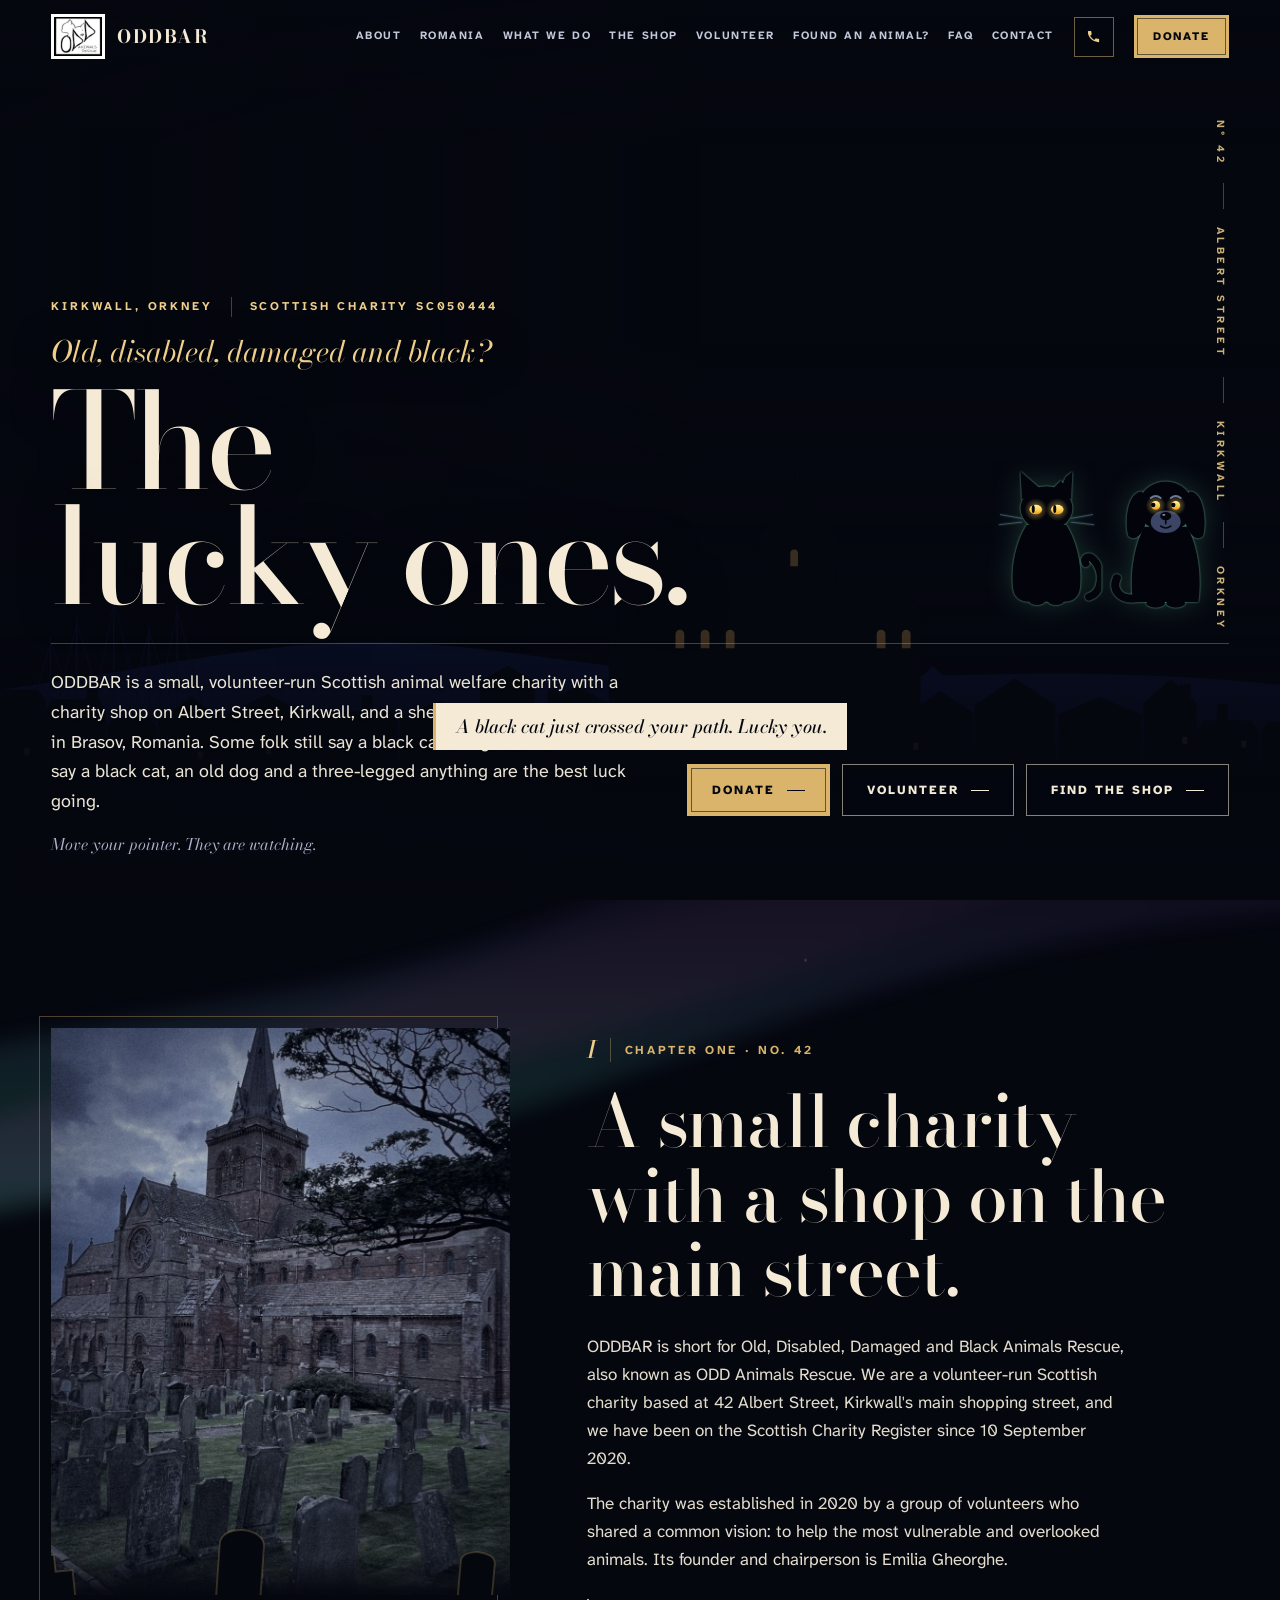
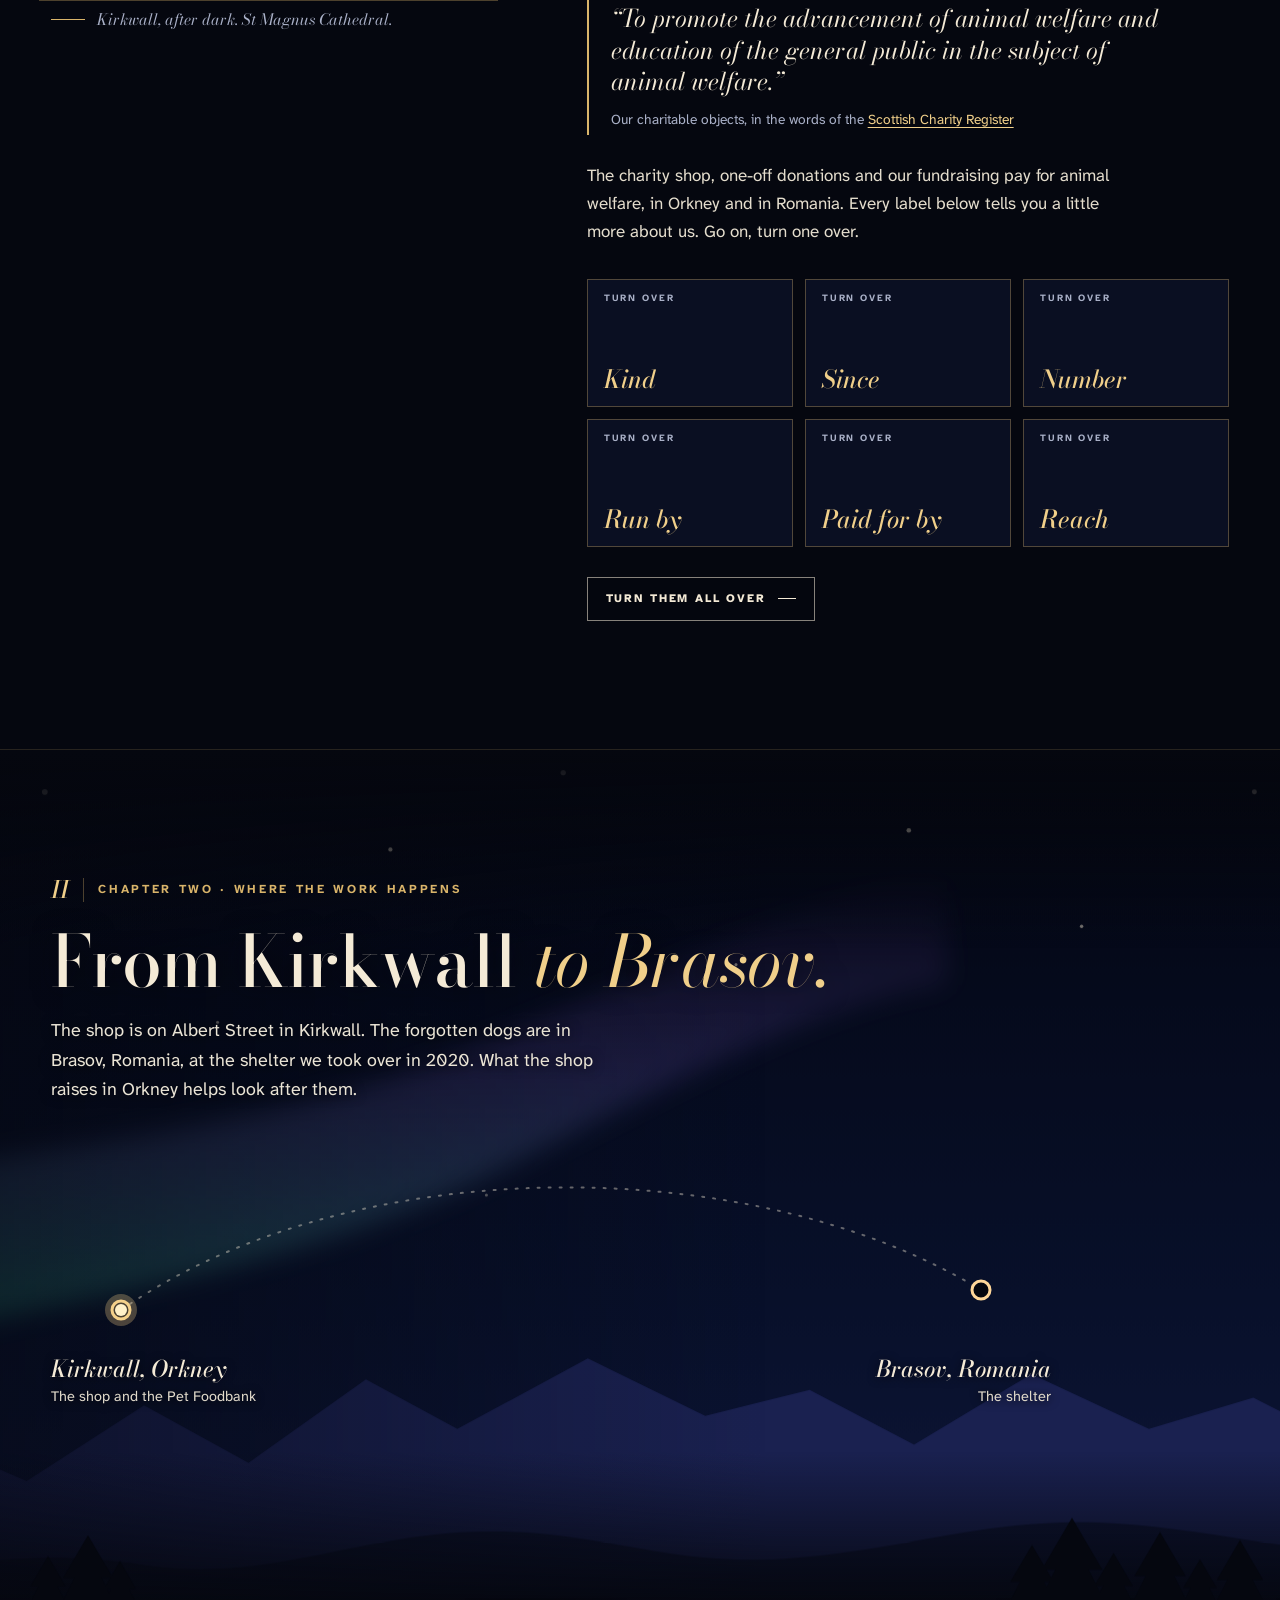
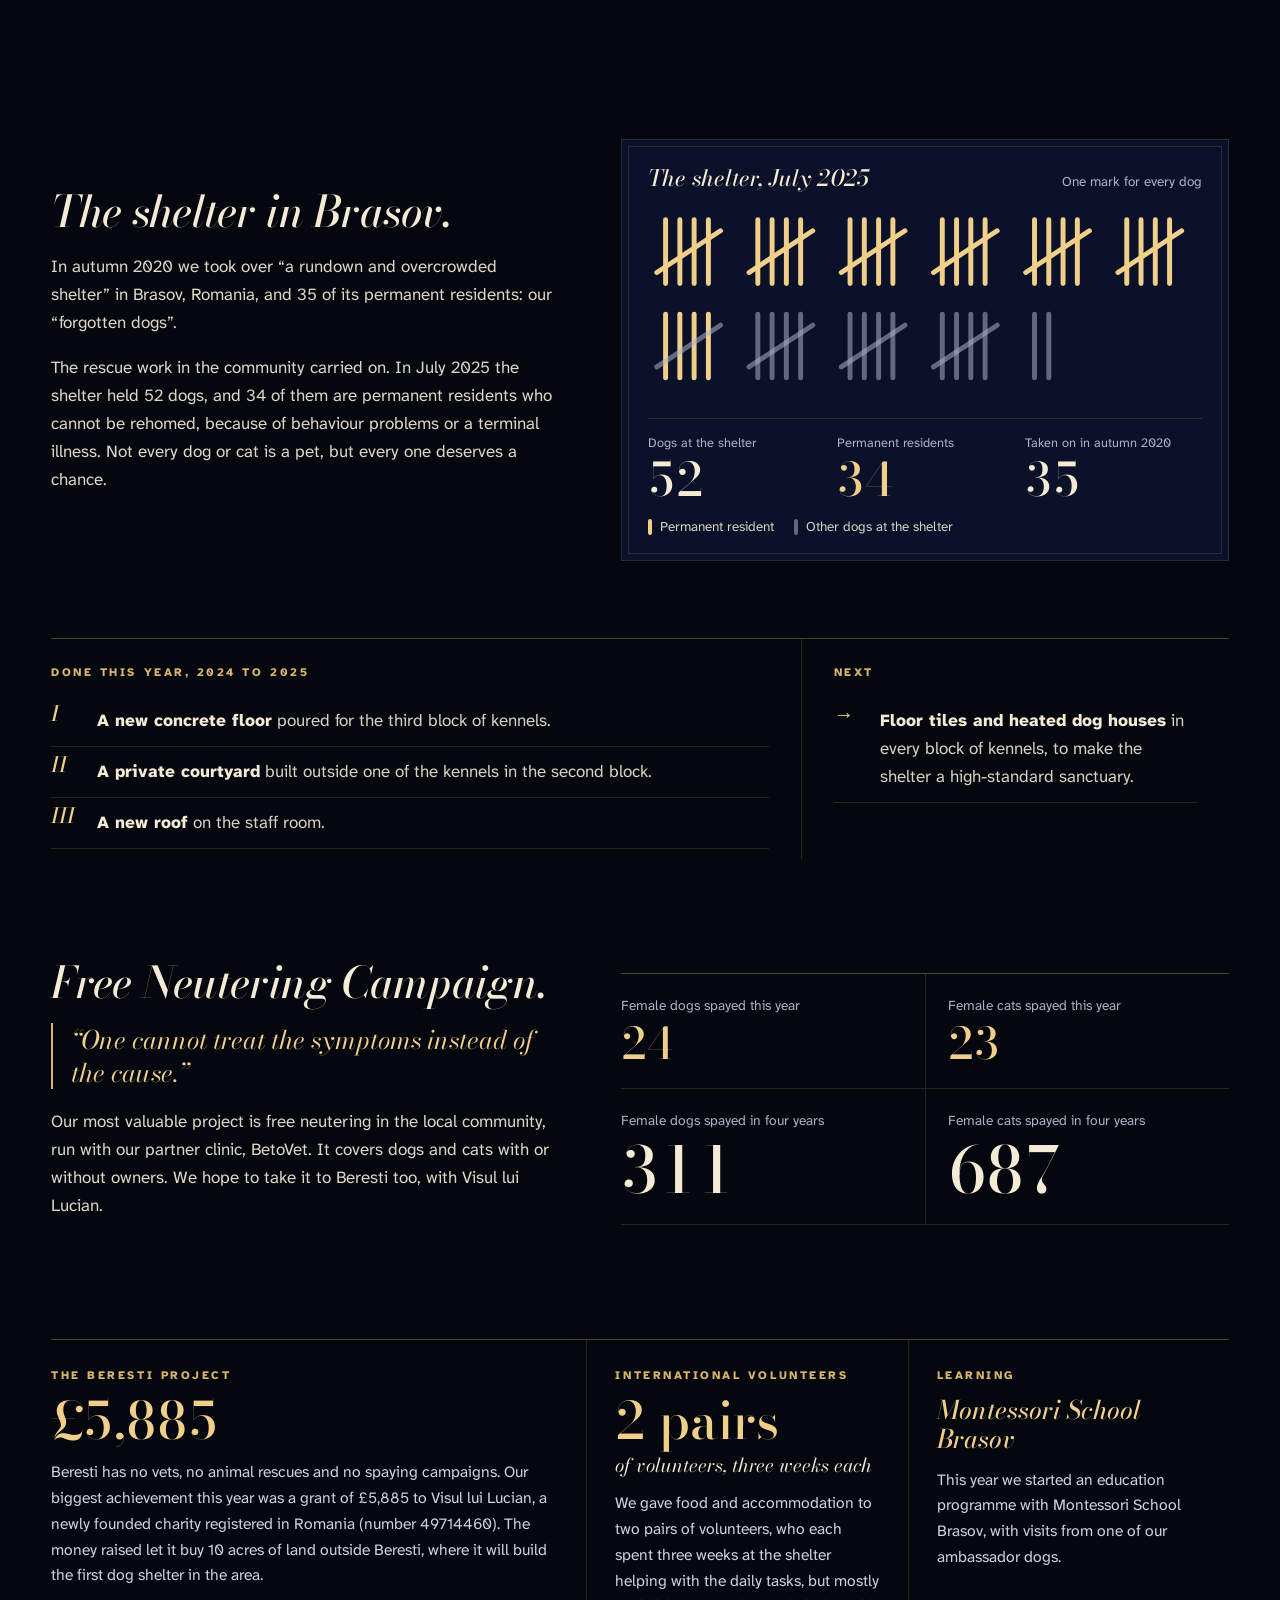
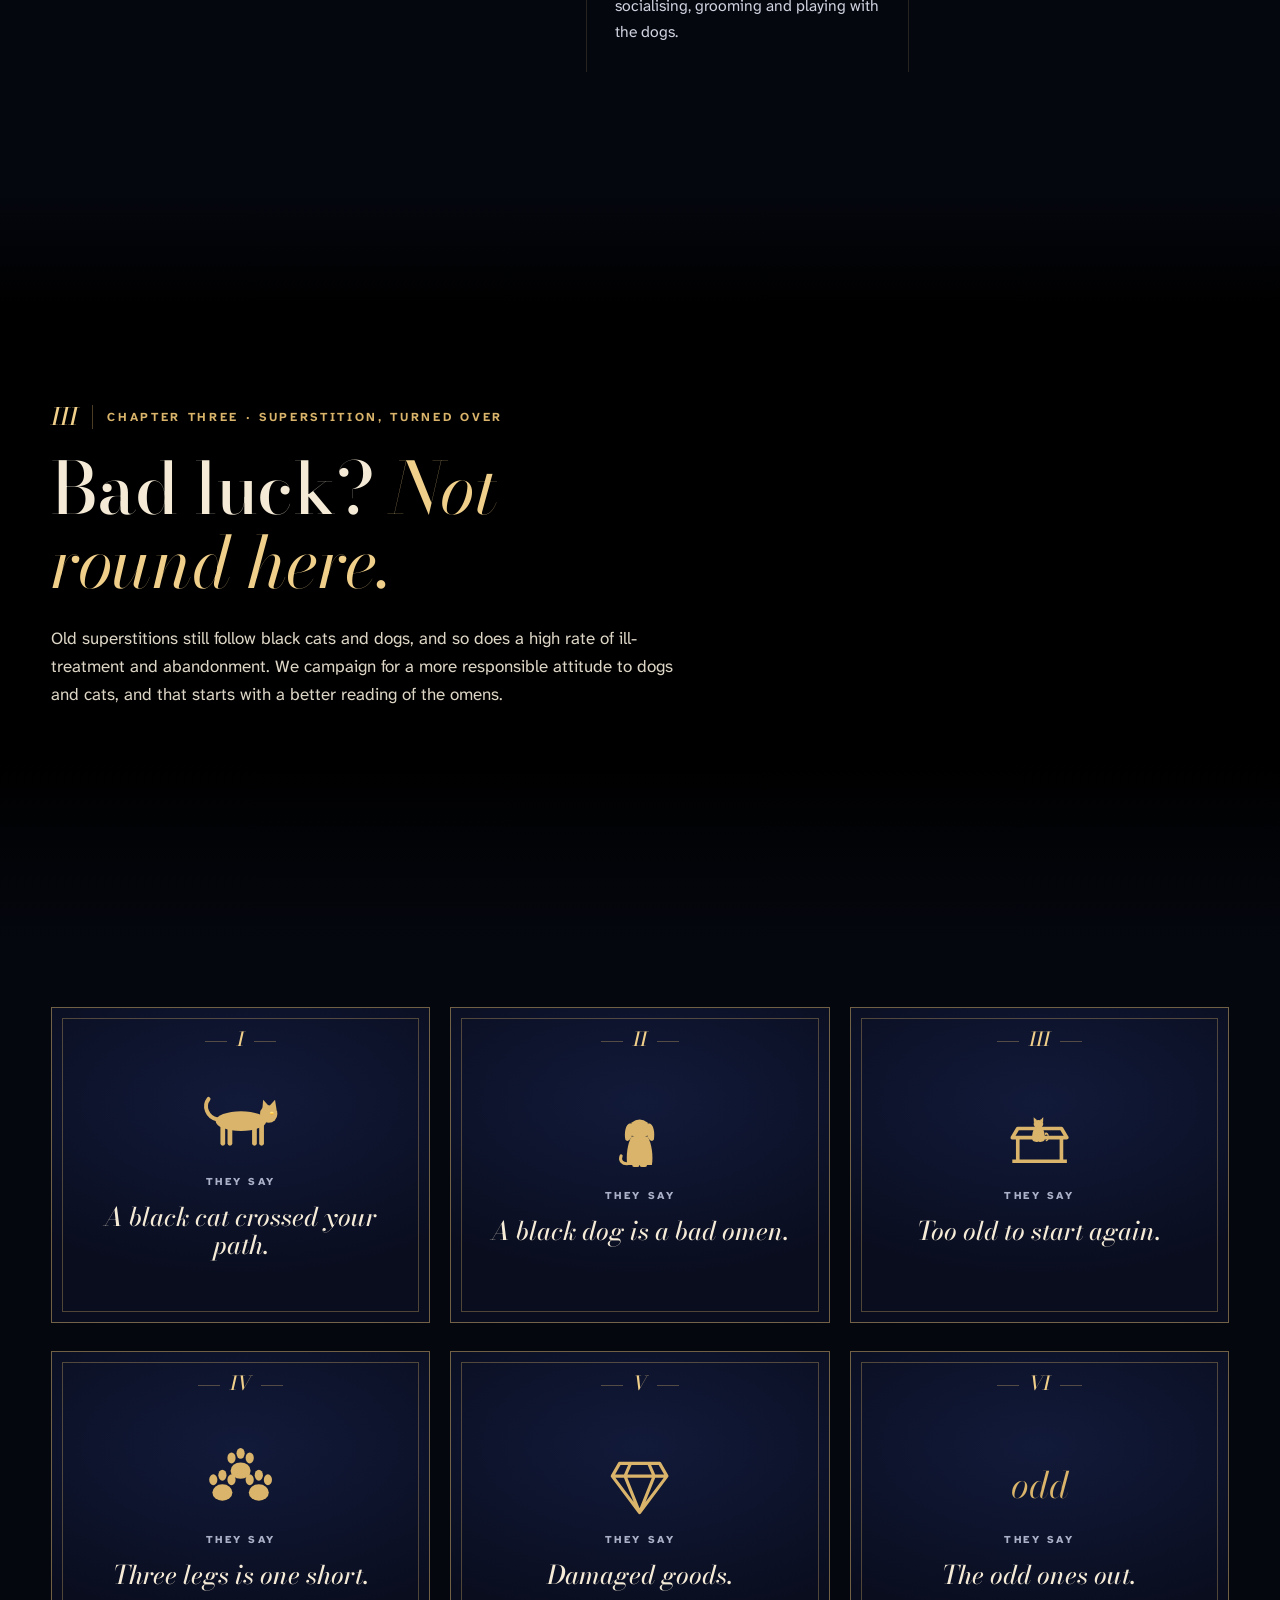
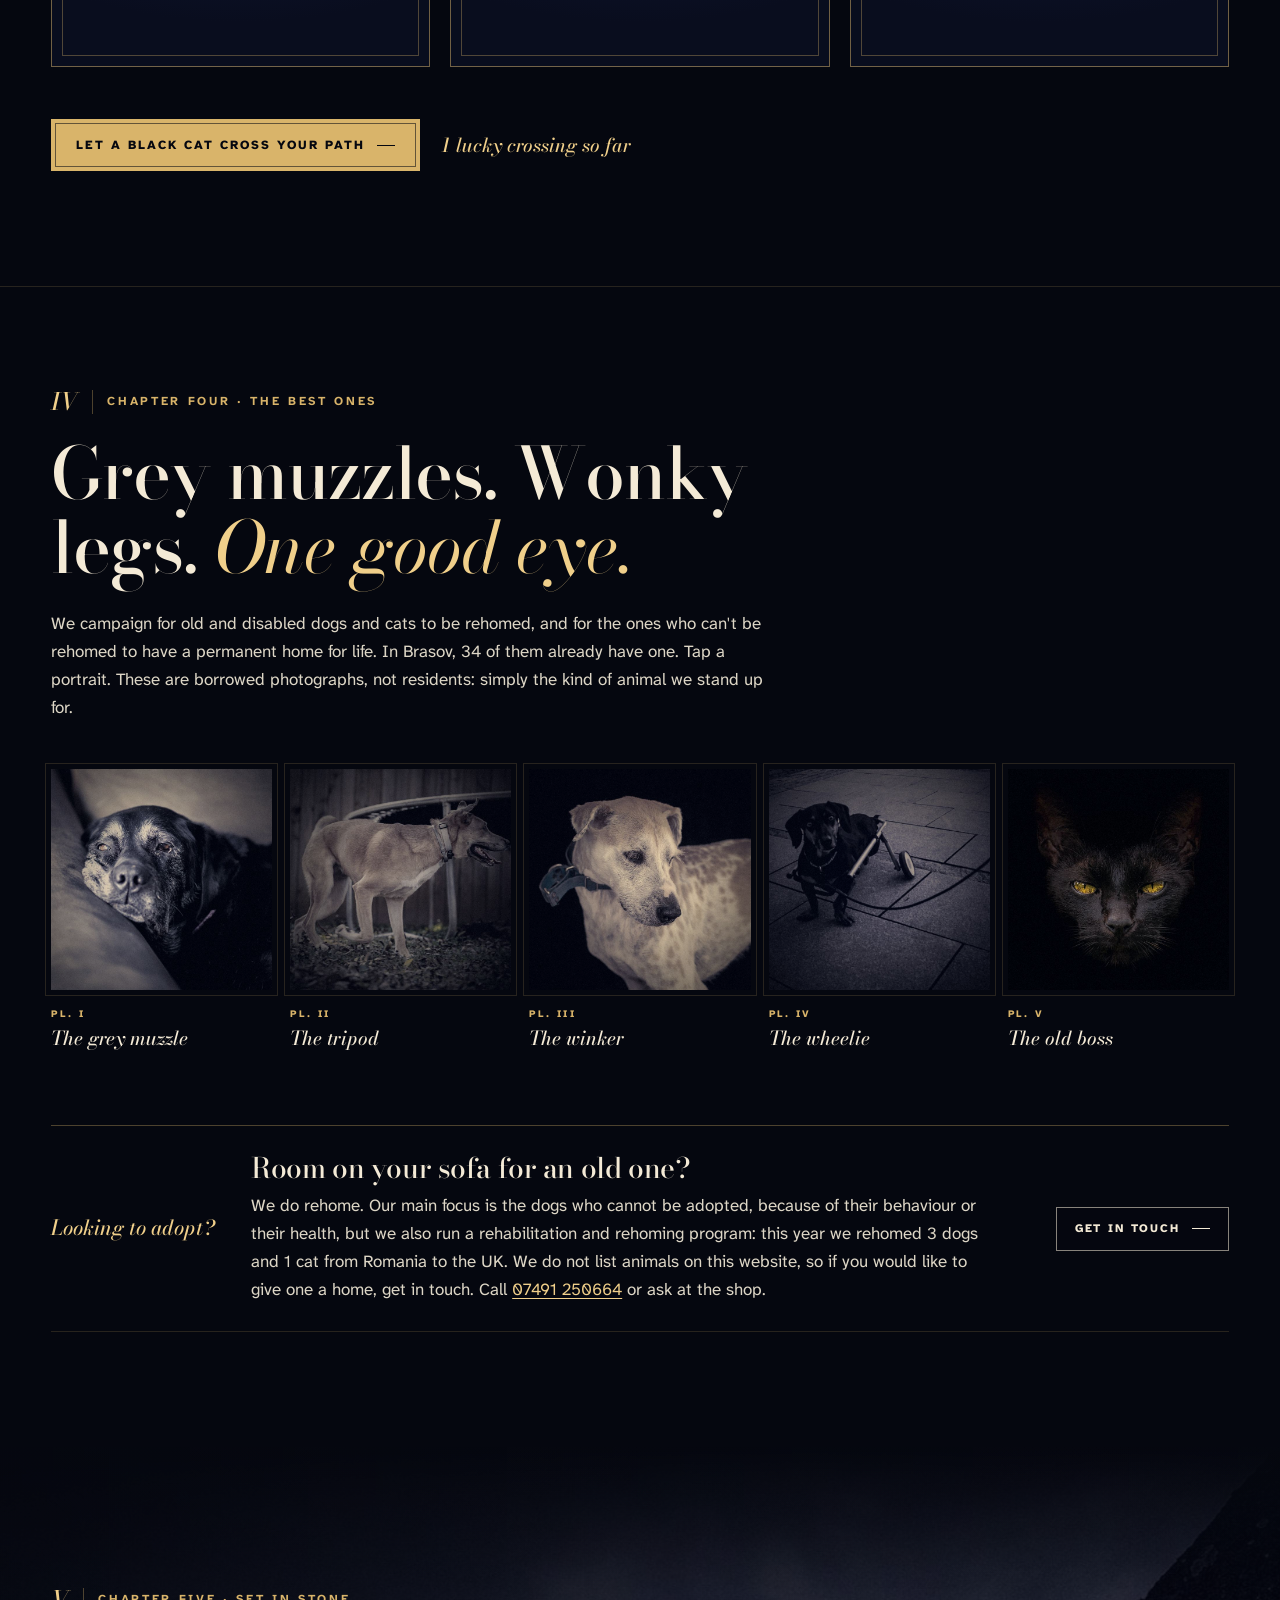
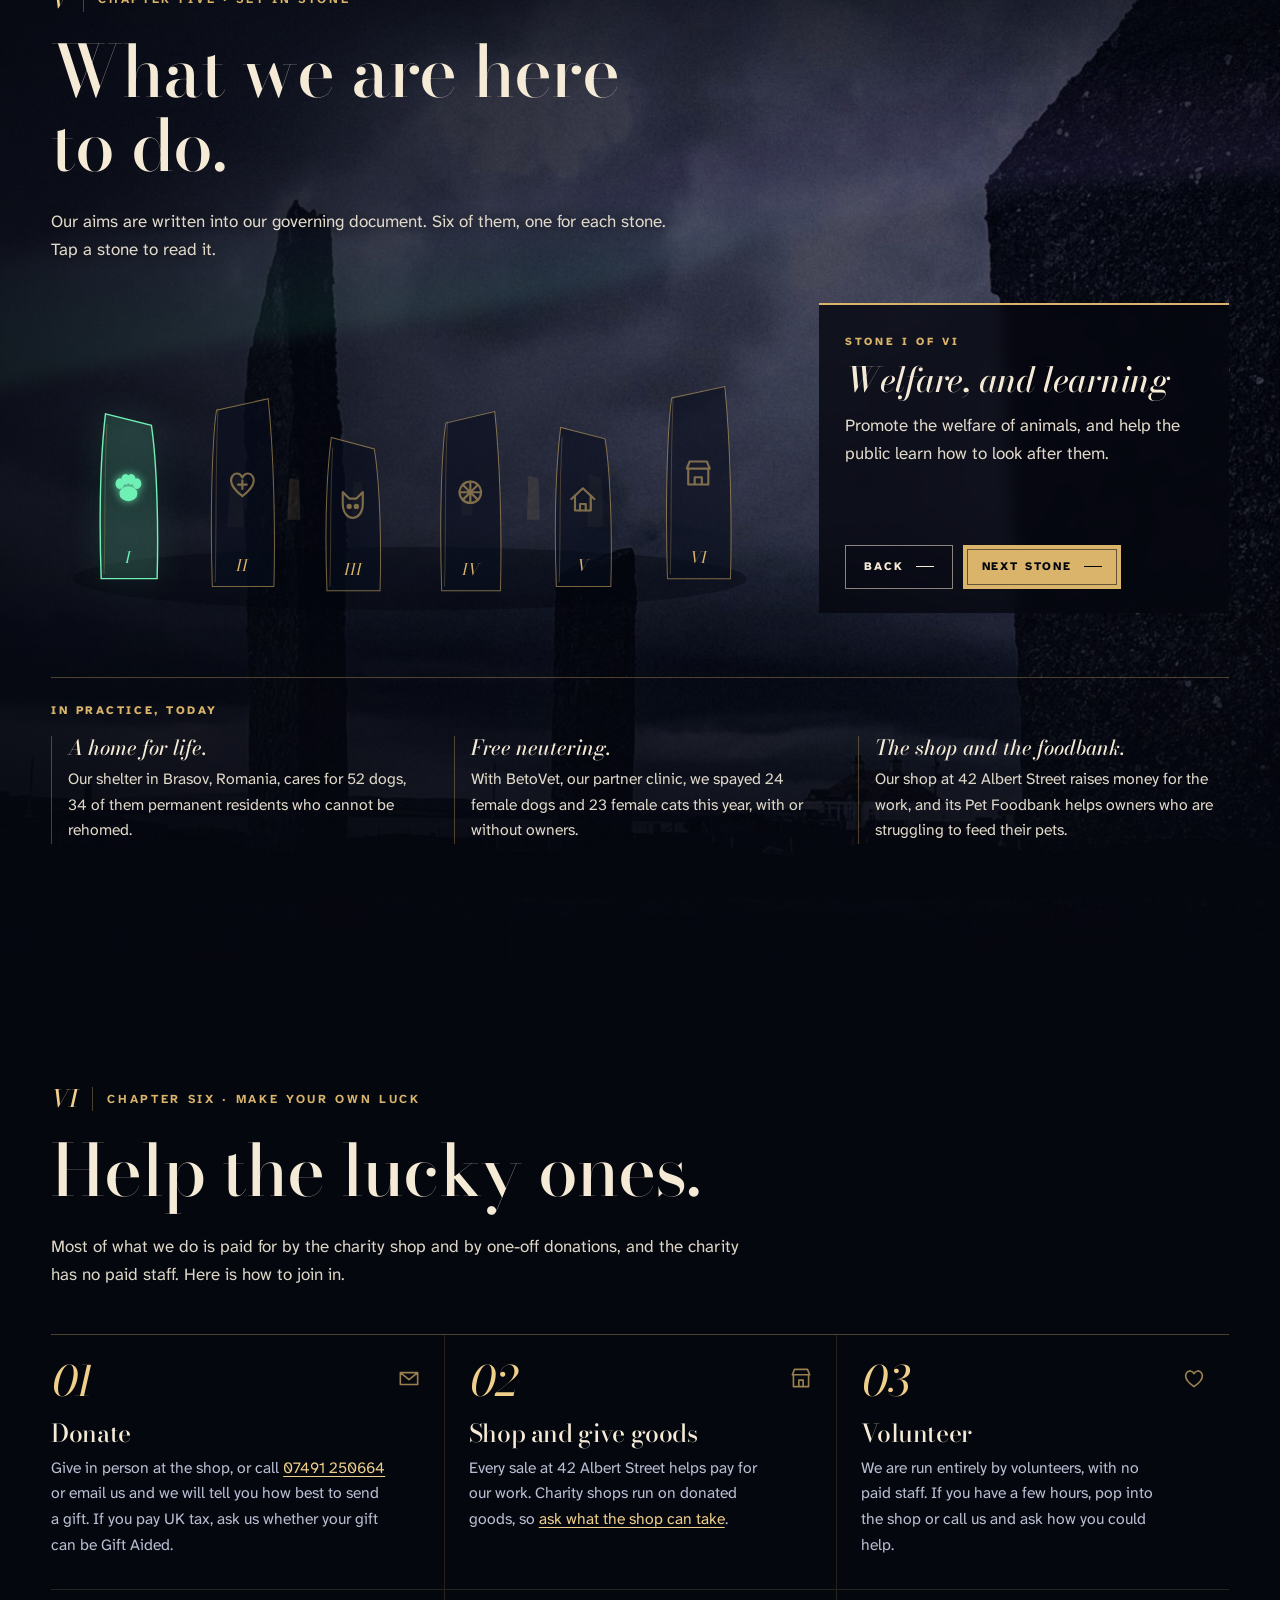
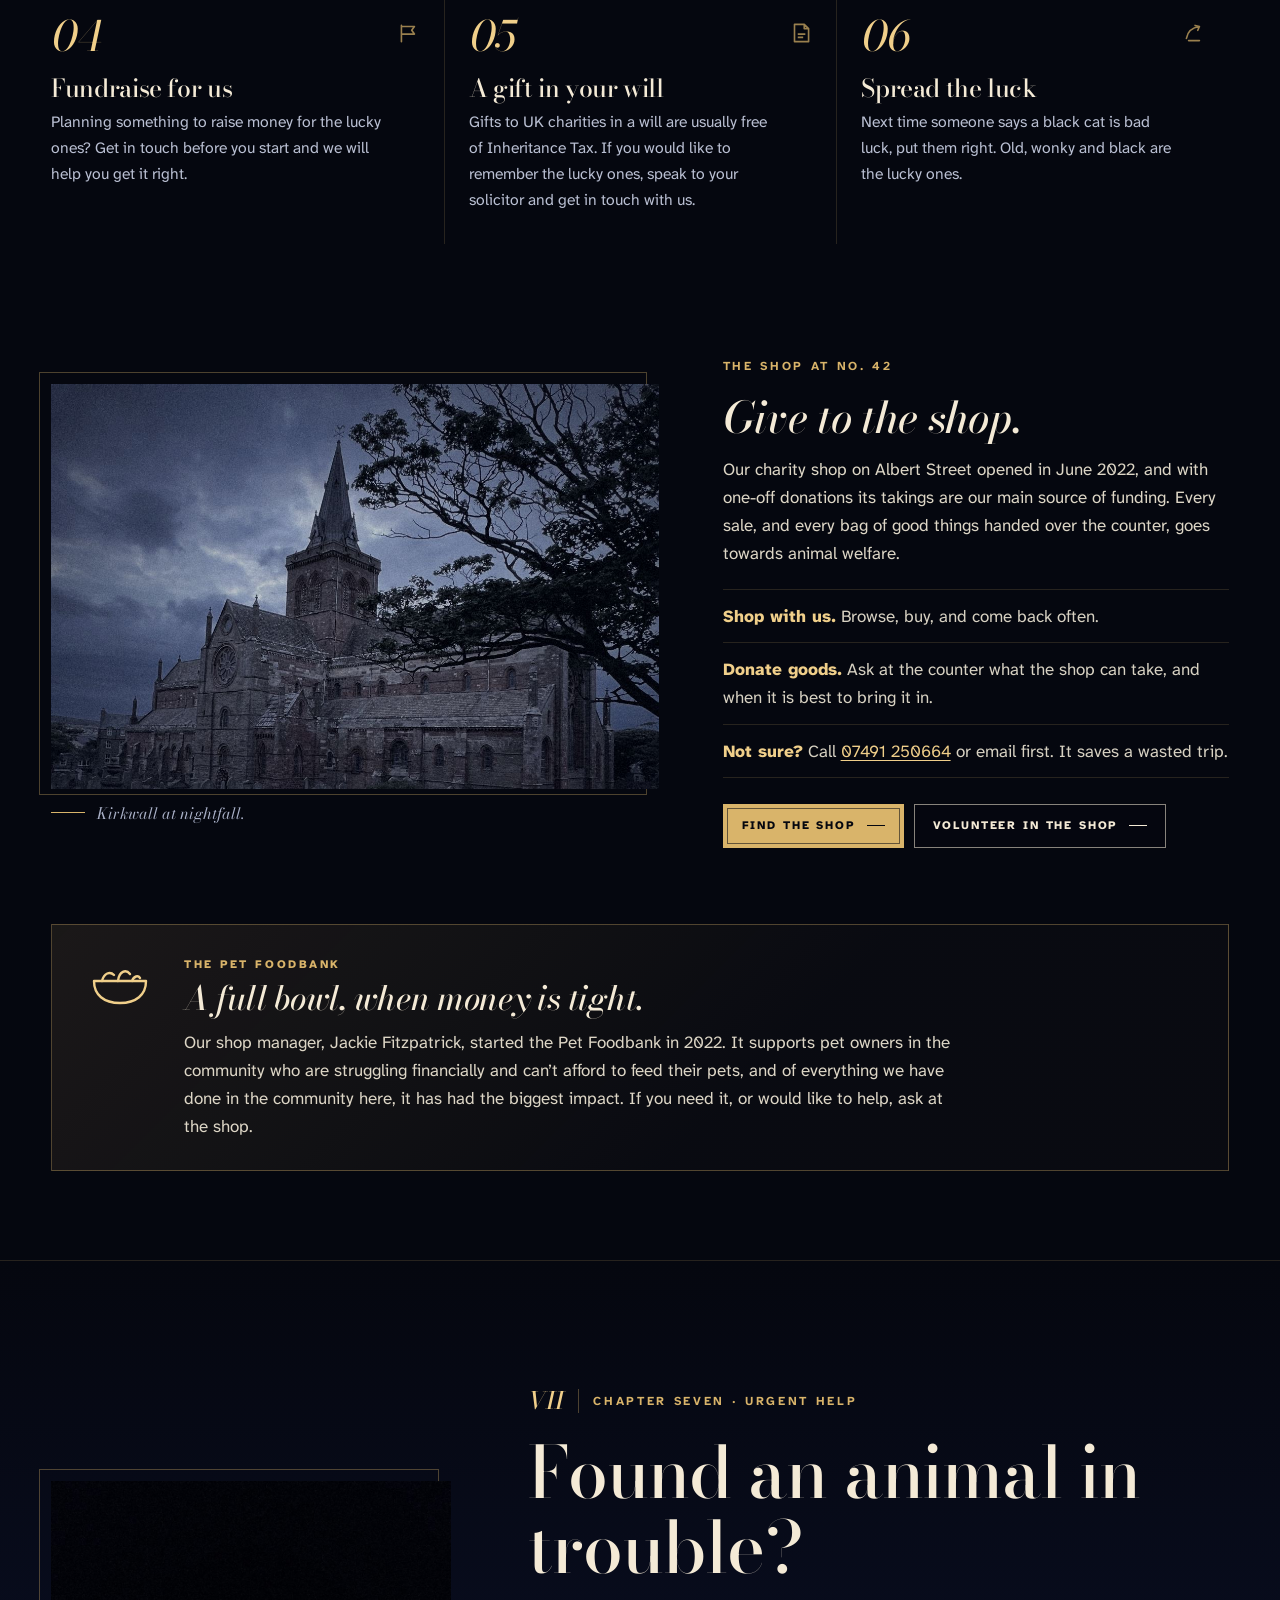
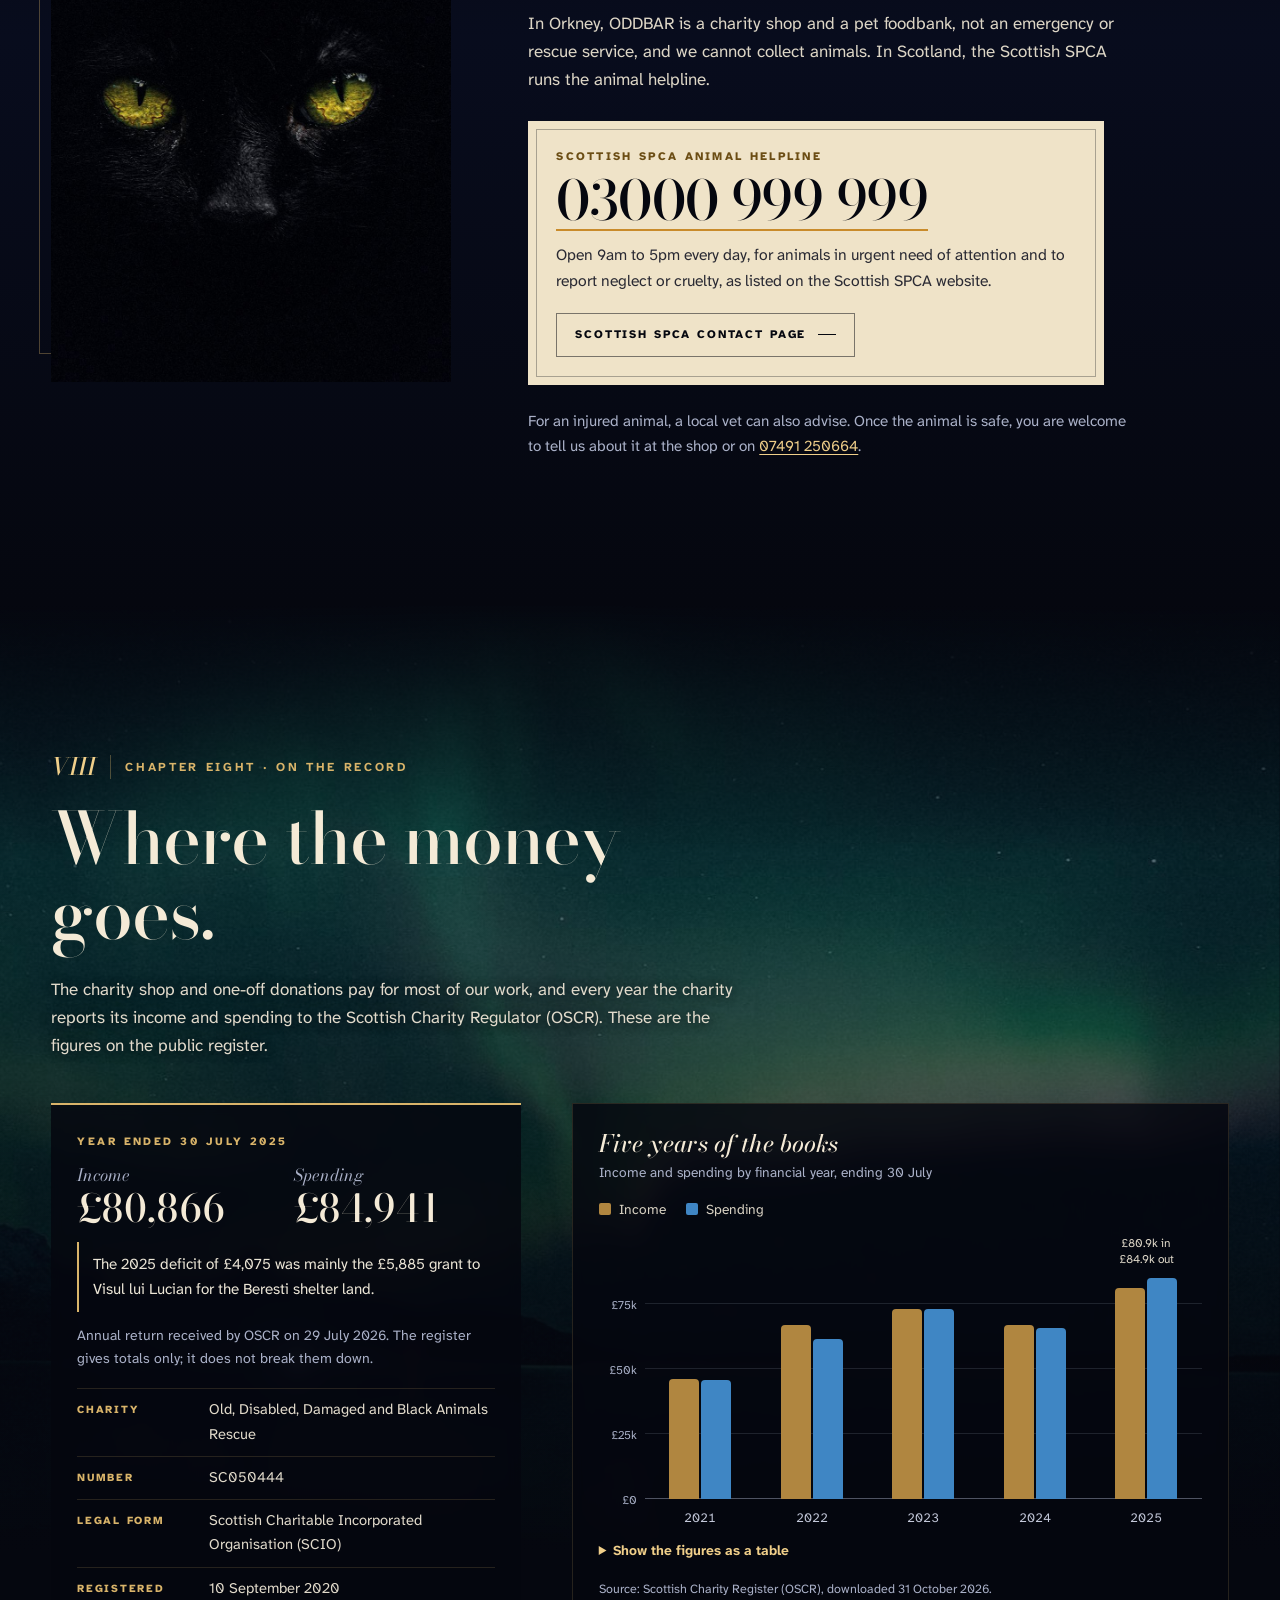
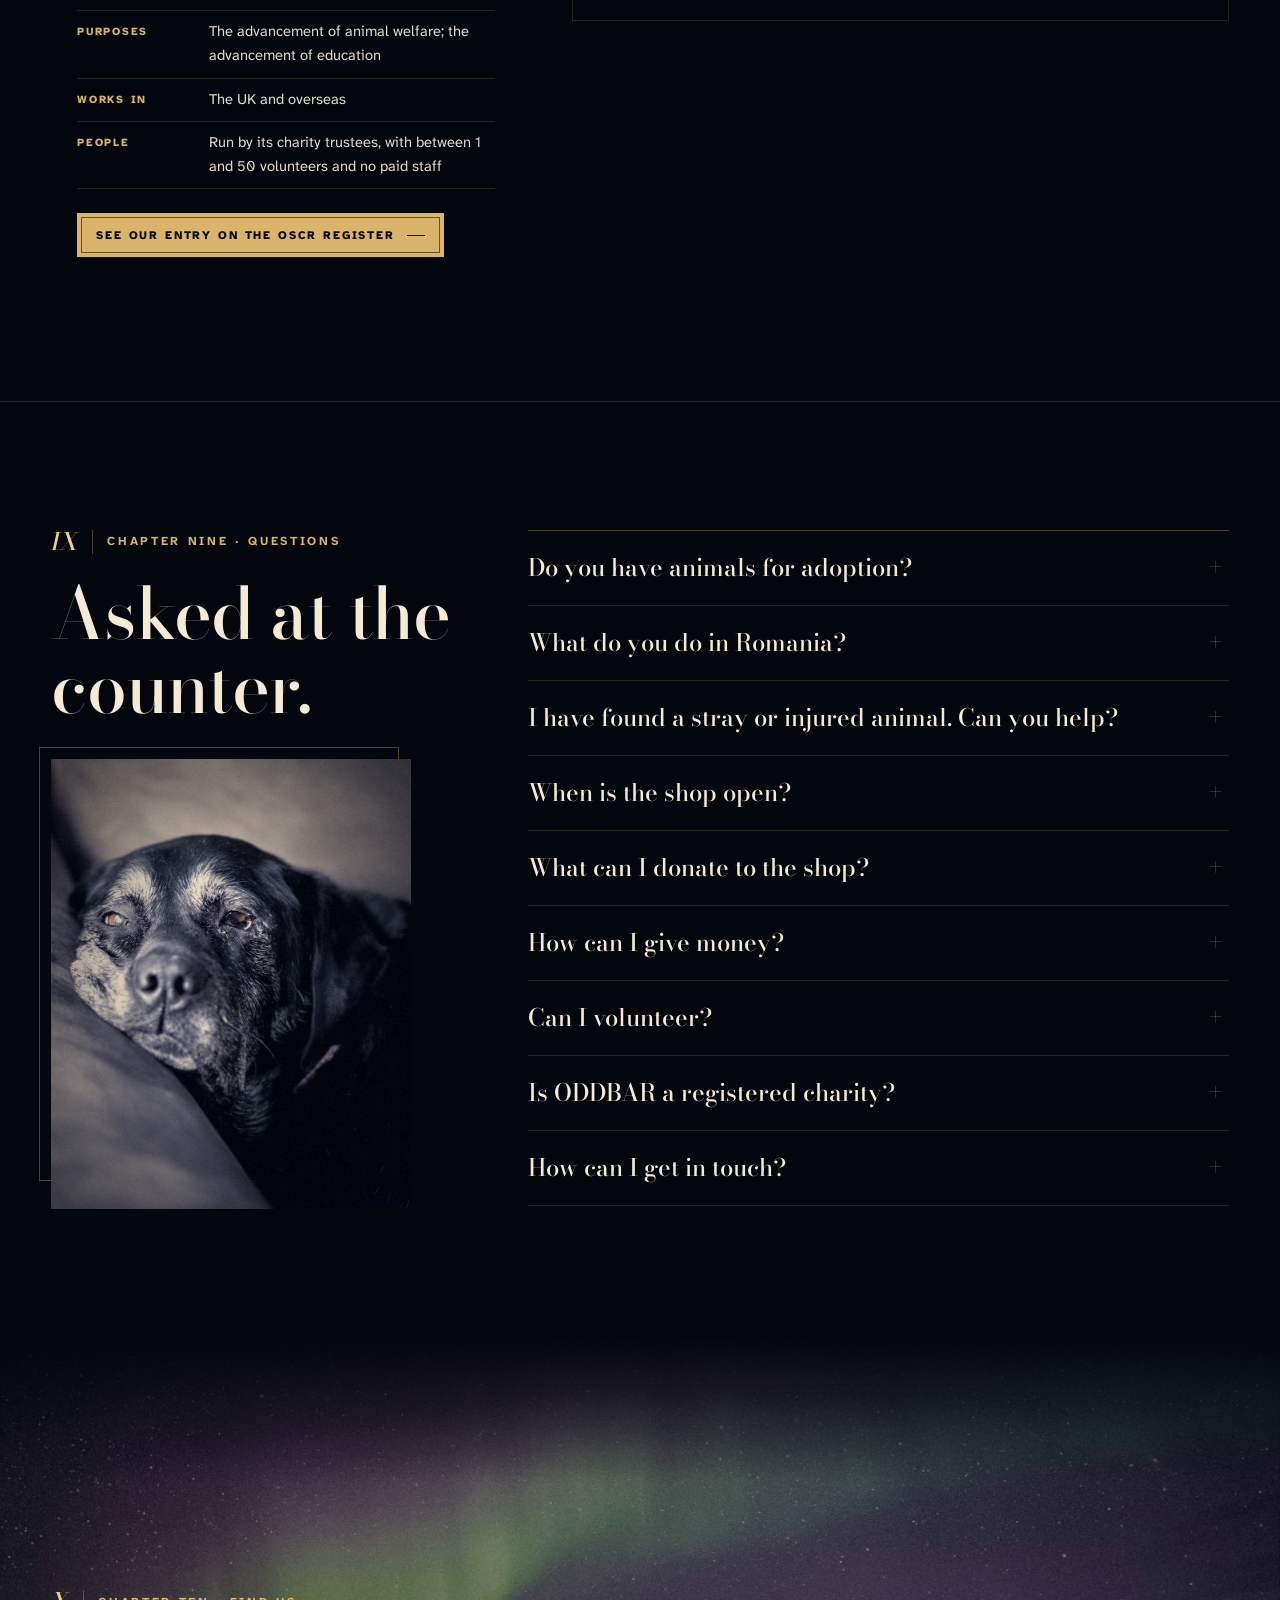
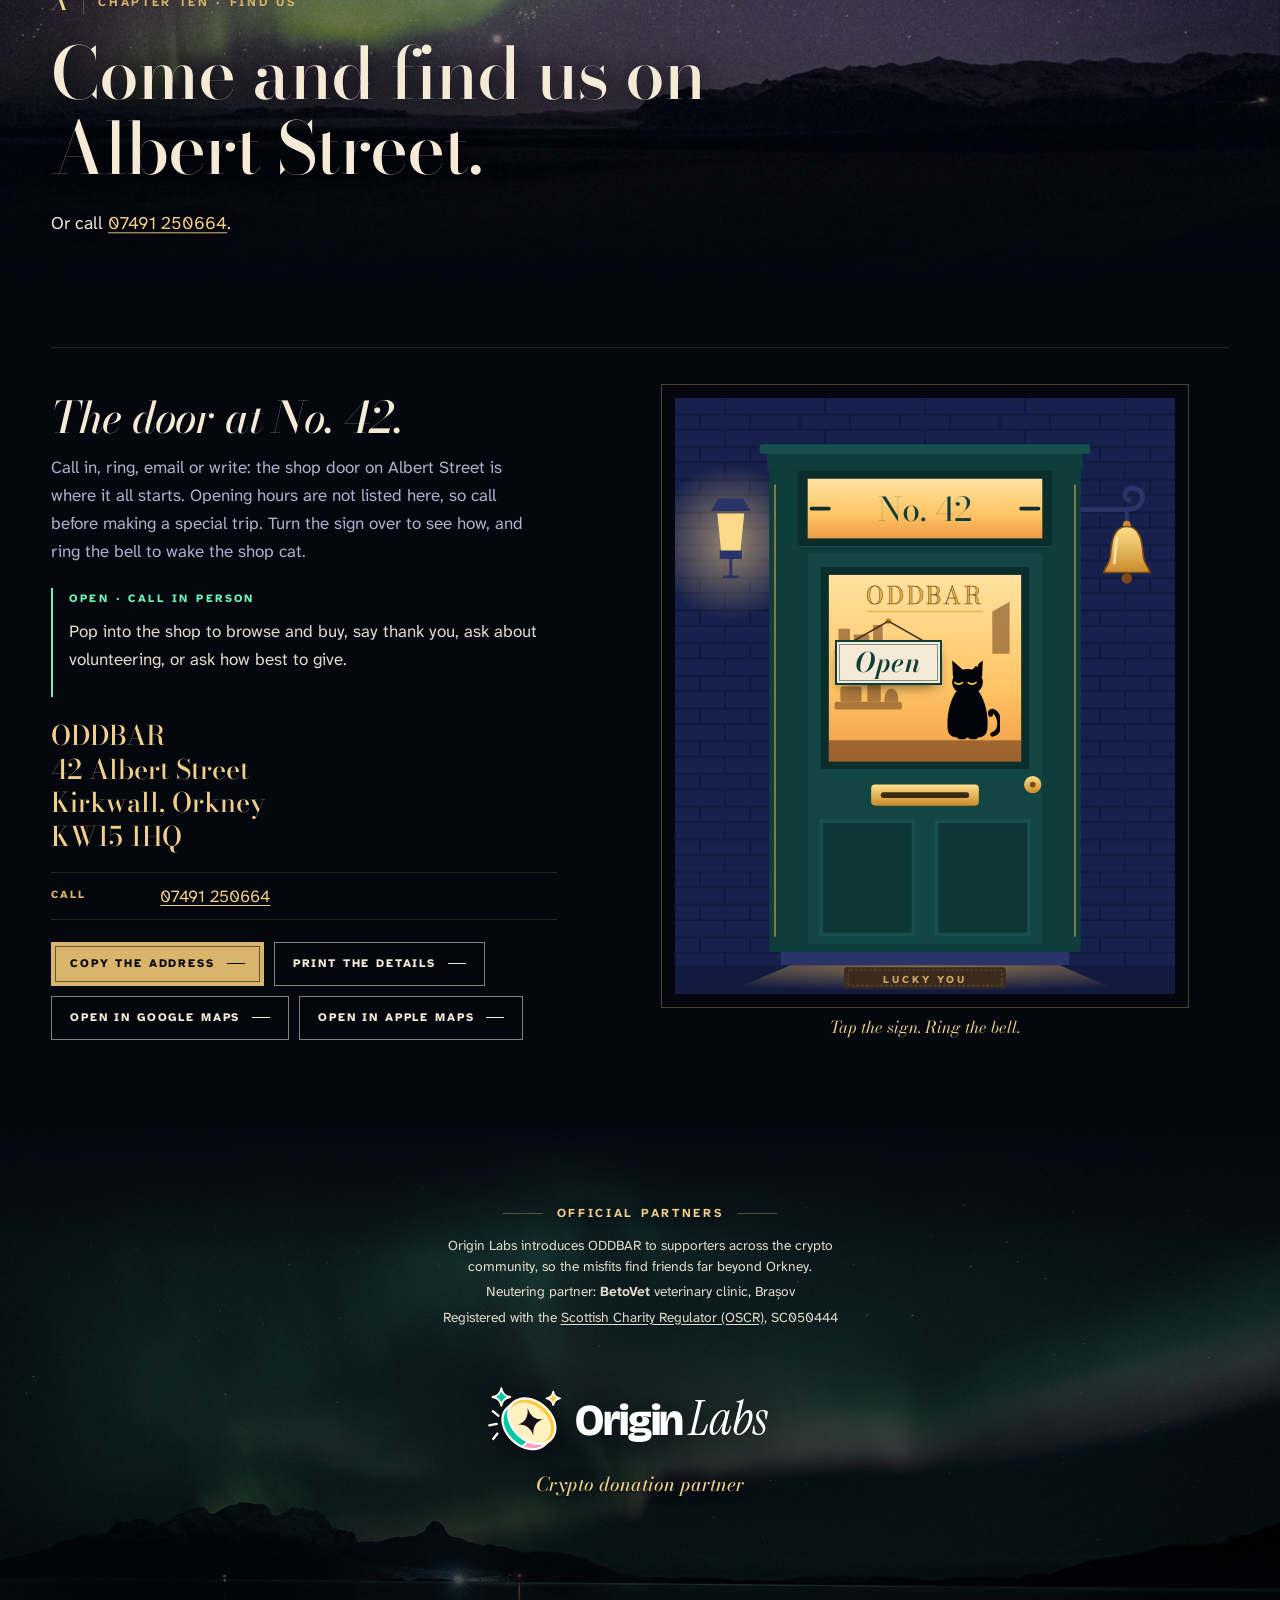
<file: index.html>
<!doctype html>
<html lang="en-GB">
<head>
<meta charset="utf-8">
<meta name="viewport" content="width=device-width, initial-scale=1, viewport-fit=cover">
<title>ODDBAR · Animal welfare charity and charity shop, Kirkwall, Orkney</title>
<meta name="description" content="Old, Disabled, Damaged and Black Animals Rescue (ODDBAR) is a volunteer-run Scottish charity (SC050444) with a charity shop at 42 Albert Street, Kirkwall, Orkney, and a shelter for forgotten dogs in Brasov, Romania. Donate, give to the shop, volunteer, or get in touch.">
<meta name="theme-color" content="#070b1d">
<meta property="og:type" content="website">
<meta property="og:title" content="ODDBAR · The lucky ones">
<meta property="og:description" content="Black cats and dogs are good luck. Old and wonky ones are the best ones. A volunteer-run animal charity with a shop on Albert Street, Kirkwall.">
<meta property="og:image" content="https://oddanimalsrescue.com/assets/og-hero-v1.jpg?v=1">
<meta property="og:image:width" content="1800">
<meta property="og:image:height" content="945">
<meta property="og:image:alt" content="ODDBAR. The lucky ones. Green and violet aurora over a dark northern moor, with the ODDBAR name and Scottish charity number.">
<meta property="og:locale" content="en_GB">
<meta name="twitter:card" content="summary_large_image">
<meta name="twitter:image" content="https://oddanimalsrescue.com/assets/og-hero-v1.jpg?v=1">
<link rel="icon" href="assets/brand/odd-icon-64.png" type="image/png">
<link rel="apple-touch-icon" href="assets/brand/apple-touch-icon.png">
<link rel="preconnect" href="https://fonts.googleapis.com"><link rel="preconnect" href="https://fonts.gstatic.com" crossorigin>
<link href="https://fonts.googleapis.com/css2?family=Atkinson+Hyperlegible+Next:ital,wght@0,400;0,600;0,800;1,400&family=Bodoni+Moda:ital,opsz,wght@0,6..96,400..800;1,6..96,400..700&display=swap" rel="stylesheet">
<link href="https://fonts.googleapis.com/css2?family=Bricolage+Grotesque:opsz,wght@12..96,800&family=Instrument+Serif:ital@1&text=OriginLabs&display=swap" rel="stylesheet">
<link rel="preload" as="image" href="assets/photo/hero-aurora.jpg" media="(min-width: 701px)" data-ai="assets/ai/hero-bg.jpg">
<link rel="preload" as="image" href="assets/photo/hero-aurora-tall.jpg" media="(max-width: 700px)" data-ai="assets/ai/hero-bg-tall.jpg">
<link rel="stylesheet" href="assets/style.css">
<script type="application/ld+json">
{
  "@context": "https://schema.org",
  "@type": "NGO",
  "name": "Old, Disabled, Damaged and Black Animals Rescue",
  "alternateName": ["ODDBAR", "ODD Animals Rescue"],
  "description": "A volunteer-run Scottish Charitable Incorporated Organisation with a charity shop and Pet Foodbank in Kirkwall, Orkney, and a shelter in Brasov, Romania.",
  "foundingDate": "2020",
  "telephone": "+447491250664",
  "address": { "@type": "PostalAddress", "streetAddress": "42 Albert Street", "addressLocality": "Kirkwall", "addressRegion": "Orkney", "postalCode": "KW15 1HQ", "addressCountry": "GB" },
  "identifier": { "@type": "PropertyValue", "propertyID": "Scottish Charity Number (OSCR)", "value": "SC050444" },
  "nonprofitStatus": "Nonprofit",
  "logo": "assets/logo.svg",
  "sameAs": ["https://www.oscr.org.uk/about-charities/search-the-register/charity-details?number=SC050444"]
}
</script>
</head>
<body class="page-home">
<a class="skip" href="#main">Skip to content</a>

<!-- Drawn characters, reused across the page -->
<svg width="0" height="0" style="position:absolute" aria-hidden="true" focusable="false">
  <defs>
    <linearGradient id="eyeGold" x1="0" y1="0" x2="0" y2="1"><stop offset="0" stop-color="#fff2a8"/><stop offset=".55" stop-color="#ffcf4a"/><stop offset="1" stop-color="#f29a1d"/></linearGradient>
    <linearGradient id="eyeMint" x1="0" y1="0" x2="0" y2="1"><stop offset="0" stop-color="#e2fff1"/><stop offset=".55" stop-color="#5ef0a8"/><stop offset="1" stop-color="#1fae86"/></linearGradient>
    <radialGradient id="eyeGlow"><stop offset="0" stop-color="#ffd860" stop-opacity=".55"/><stop offset="1" stop-color="#ffd860" stop-opacity="0"/></radialGradient>
    <linearGradient id="auroraG" x1="0" y1="1" x2="0" y2="0"><stop offset="0" stop-color="#5ef0a8" stop-opacity="0"/><stop offset=".08" stop-color="#7dffc0" stop-opacity=".95"/><stop offset=".35" stop-color="#3fd9a8" stop-opacity=".55"/><stop offset=".7" stop-color="#9b7bff" stop-opacity=".28"/><stop offset="1" stop-color="#c06bff" stop-opacity="0"/></linearGradient>
    <linearGradient id="auroraV" x1="0" y1="1" x2="0" y2="0"><stop offset="0" stop-color="#a98bff" stop-opacity="0"/><stop offset=".1" stop-color="#c3a8ff" stop-opacity=".7"/><stop offset=".5" stop-color="#ff7fb6" stop-opacity=".22"/><stop offset="1" stop-color="#ff7fb6" stop-opacity="0"/></linearGradient>
    <pattern id="streaks" width="14" height="40" patternUnits="userSpaceOnUse"><rect width="14" height="40" fill="#fff" opacity=".55"/><rect x="2" width="3" height="40" fill="#fff"/><rect x="9" width="1.5" height="40" fill="#fff" opacity=".85"/></pattern>
    <mask id="streakMask" maskContentUnits="userSpaceOnUse"><rect x="-200" y="-200" width="2400" height="1600" fill="url(#streaks)"/></mask>
    <linearGradient id="hf"><stop offset="0" stop-color="#fff" stop-opacity="0"/><stop offset=".3" stop-color="#fff"/><stop offset=".75" stop-color="#fff"/><stop offset="1" stop-color="#fff" stop-opacity="0"/></linearGradient>
    <mask id="edgeFade" maskContentUnits="objectBoundingBox"><rect width="1" height="1" fill="url(#hf)"/></mask>
    <filter id="soft" x="-10%" y="-30%" width="120%" height="160%"><feGaussianBlur stdDeviation="7"/></filter>
    <filter id="glow" x="-50%" y="-50%" width="200%" height="200%"><feGaussianBlur stdDeviation="3" result="b"/><feMerge><feMergeNode in="b"/><feMergeNode in="SourceGraphic"/></feMerge></filter>
  </defs>

  <!-- seated black cat, notched right ear -->
  <symbol id="cat-sit" viewBox="0 0 170 230">
    <path d="M150 210 C172 204 174 170 158 152 C150 143 140 148 145 157" fill="none" stroke="currentColor" stroke-width="12" stroke-linecap="round"/>
    <path d="M52 96 C36 120 26 160 30 196 C32 212 42 218 58 218 L108 218 C124 218 134 212 136 196 C140 160 130 120 114 96 Z"/>
    <ellipse cx="68" cy="216" rx="13" ry="7"/><ellipse cx="98" cy="216" rx="13" ry="7"/>
    <path d="M44 56 L42 12 L72 38 Z"/><path d="M94 38 L106 26 L109 31 L113 21 L124 12 L122 56 Z"/>
    <ellipse cx="83" cy="70" rx="41" ry="35"/>
  </symbol>
  <!-- seated black dog -->
  <symbol id="dog-sit" viewBox="0 0 200 240">
    <path d="M54 222 C26 226 14 208 22 190" fill="none" stroke="currentColor" stroke-width="13" stroke-linecap="round"/>
    <path d="M66 108 C48 140 42 190 48 228 L152 228 C158 190 152 140 134 108 Z"/>
    <rect x="74" y="168" width="20" height="62" rx="10"/><rect x="106" y="168" width="20" height="62" rx="10"/>
    <ellipse cx="84" cy="230" rx="15" ry="7"/><ellipse cx="116" cy="230" rx="15" ry="7"/>
    <ellipse cx="100" cy="76" rx="44" ry="40"/>
    <path d="M62 52 C40 52 34 96 40 122 C47 132 62 124 67 106 C72 90 72 66 62 52 Z"/>
    <path d="M138 52 C160 52 166 96 160 122 C153 132 138 124 133 106 C128 90 128 66 138 52 Z"/>
  </symbol>
  <!-- walking cat, side on -->
  <symbol id="cat-walk" viewBox="0 0 230 140">
    <path d="M56 60 C30 54 20 26 34 8" fill="none" stroke="currentColor" stroke-width="10" stroke-linecap="round"/>
    <g class="leg l1"><rect x="64" y="66" width="12" height="60" rx="6"/></g>
    <g class="leg l2"><rect x="82" y="66" width="12" height="60" rx="6"/></g>
    <g class="leg l3"><rect x="144" y="66" width="12" height="60" rx="6"/></g>
    <g class="leg l4"><rect x="162" y="66" width="12" height="60" rx="6"/></g>
    <ellipse cx="116" cy="64" rx="64" ry="25"/>
    <circle cx="186" cy="46" r="22"/>
    <path d="M170 34 L172 10 L188 28 Z"/><path d="M186 28 L202 10 L206 36 Z"/>
    <ellipse cx="194" cy="44" rx="4.5" ry="3.4" fill="url(#eyeGold)"/>
  </symbol>
</svg>

<header class="bar" data-bar>
  <a class="bar-brand" href="#top" aria-label="ODDBAR, back to top"><img class="brand-tile" src="assets/brand/odd-animals-rescue-logo.png" alt="ODD Animals Rescue logo" width="62" height="50"><span class="bar-name">ODDBAR</span></a>
  <nav class="bar-nav" id="site-nav" aria-label="Main" data-nav>
    <a href="#about">About</a>
    <a href="#romania">Romania</a>
    <a href="#aims">What we do</a>
    <a href="#give">The shop</a>
    <a href="#volunteer">Volunteer</a>
    <a href="#found">Found an animal?</a>
    <a href="#faq">FAQ</a>
    <a href="#contact">Contact</a>
    <a class="nav-donate" href="#donate">Donate</a>
  </nav>
  <a class="bar-call" href="tel:+447491250664" aria-label="Call 07491 250664"><svg viewBox="0 0 24 24" aria-hidden="true" focusable="false"><path d="M6.6 10.8a15.1 15.1 0 0 0 6.6 6.6l2.2-2.2c.3-.3.7-.4 1-.2 1.1.4 2.3.6 3.6.6.6 0 1 .4 1 1V20c0 .6-.4 1-1 1A17 17 0 0 1 3 4c0-.6.4-1 1-1h3.5c.6 0 1 .4 1 1 0 1.3.2 2.5.6 3.6.1.3 0 .7-.2 1z"/></svg><span class="bar-call-n">07491 250664</span></a>
  <a class="bar-cta" href="#donate">Donate</a>
  <button class="bar-menu" type="button" aria-expanded="false" aria-controls="site-nav" data-menu><span class="bar-menu-ico" aria-hidden="true"><i></i><i></i></span><span class="bar-menu-t">Menu</span></button>
</header>

<main id="main">

<!-- ============================================================ HERO -->
<section class="hero scene" id="top" data-scene aria-labelledby="hero-title">
  <div class="layer hero-photo" data-speed=".32">
    <picture>
      <source media="(max-width: 700px)" srcset="assets/photo/hero-aurora-tall.jpg" width="1000" height="1500" data-ai="assets/ai/hero-bg-tall.jpg">
      <img src="assets/photo/hero-aurora.jpg" width="2400" height="1540" alt="Green and violet aurora arching low over a dark, flat moor under a sky full of stars." fetchpriority="high" decoding="async" data-ai="assets/ai/hero-bg.jpg" data-ai-alt="Green aurora over Kirkwall at night, the tower of St Magnus Cathedral dark against the sky.">
    </picture>
  </div>
  <div class="hero-scrim" aria-hidden="true"></div>
  <div class="layer hero-skyline" data-speed=".14" aria-hidden="true">
    <img src="assets/kirkwall-skyline.svg" width="2400" height="560" alt="" decoding="async" data-ai="assets/ai/hero-skyline.png">
  </div>
  <p class="folio" aria-hidden="true"><span>N&ordm; 42</span><span>Albert Street</span><span>Kirkwall</span><span>Orkney</span></p>

  <div class="hero-copy">
    <p class="kicker"><span>Kirkwall, Orkney</span><span>Scottish charity SC050444</span></p>
    <div class="hero-row">
      <h1 id="hero-title"><span class="h-small">Old, disabled, damaged and black?</span> The lucky&nbsp;ones.</h1>
  <div class="hero-pets" data-speed="-.06">
    <button class="pet pet-cat" type="button" data-pet="cat" aria-label="Stroke the black cat">
      <svg viewBox="0 0 170 230" role="img" aria-hidden="true">
        <use href="#cat-sit" color="#03040b" fill="#03040b"/>
        <g class="eyes" data-eyes>
          <circle cx="66" cy="72" r="18" fill="url(#eyeGlow)"/><circle cx="100" cy="72" r="18" fill="url(#eyeGlow)"/>
          <g class="lid"><ellipse cx="66" cy="72" rx="10" ry="7.5" fill="url(#eyeGold)"/><ellipse cx="100" cy="72" rx="10" ry="7.5" fill="url(#eyeGold)"/>
          <ellipse class="pupil" cx="66" cy="72" rx="2.4" ry="6.2" fill="#03040b"/><ellipse class="pupil" cx="100" cy="72" rx="2.4" ry="6.2" fill="#03040b"/></g>
        </g>
        <path d="M44 86 L10 80 M44 92 L8 96 M122 86 L156 80 M122 92 L158 96" stroke="#7d8bc2" stroke-width="1.4" opacity=".5" stroke-linecap="round"/>
      </svg>
    </button>
    <button class="pet pet-dog" type="button" data-pet="dog" aria-label="Pat the old black dog">
      <svg viewBox="0 0 200 240" role="img" aria-hidden="true">
        <use href="#dog-sit" color="#03040b" fill="#03040b"/>
        <ellipse cx="100" cy="100" rx="24" ry="18" fill="#3c4566"/>
        <path d="M76 62 q8 -6 16 0 M108 62 q8 -6 16 0" stroke="#69739a" stroke-width="3" fill="none" stroke-linecap="round"/>
        <ellipse cx="100" cy="91" rx="9" ry="6.5" fill="#05060c"/><ellipse cx="97" cy="89" rx="2.4" ry="1.4" fill="#8a94bf"/>
        <path d="M100 97 v6 M92 107 q8 6 16 0" stroke="#05060c" stroke-width="2.6" fill="none" stroke-linecap="round"/>
        <path class="tongue" d="M96 109 q4 12 8 0 Z" fill="#ff7d8e"/>
        <g class="eyes" data-eyes>
          <circle cx="84" cy="74" r="16" fill="url(#eyeGlow)"/><circle cx="116" cy="74" r="16" fill="url(#eyeGlow)"/>
          <g class="lid"><circle cx="84" cy="74" r="7" fill="url(#eyeGold)"/><circle cx="116" cy="74" r="7" fill="url(#eyeGold)"/>
          <circle class="pupil" cx="84" cy="74" r="3.6" fill="#03040b"/><circle class="pupil" cx="116" cy="74" r="3.6" fill="#03040b"/></g>
        </g>
      </svg>
    </button>
    <p class="pet-say" data-say aria-live="polite"></p>
  </div>
    </div>
    <div class="hero-foot">
      <p class="lede">ODDBAR is a small, volunteer-run Scottish animal welfare charity with a charity shop on Albert Street, Kirkwall, and a shelter for forgotten dogs in Brasov, Romania. Some folk still say a black cat brings bad luck. We say a black cat, an old dog and a three-legged anything are the best luck going.</p>
      <div class="hero-act">
        <a class="btn btn-gold" href="#donate">Donate</a>
        <a class="btn btn-line" href="#volunteer">Volunteer</a>
        <a class="btn btn-line" href="#contact">Find the shop</a>
      </div>
    </div>
    <p class="hint" aria-hidden="true"><span class="hint-desk">Move your pointer. They are watching.</span><span class="hint-touch">Tap the cat. Then the dog.</span></p>
  </div>
</section>

<!-- ============================================================ SHOP -->
<section class="shop scene" id="about" data-scene aria-labelledby="shop-title">
  <div class="layer shop-sky" data-speed=".22" aria-hidden="true">
    <svg viewBox="0 0 1200 700" preserveAspectRatio="xMidYMid slice" focusable="false">
      <g filter="url(#soft)" opacity=".55">
        <path d="M-40 420 C180 300 360 330 560 250 C760 170 900 120 1240 140 L1240 250 C900 230 760 290 560 360 C360 430 180 400 -40 520 Z" fill="url(#auroraG)"/>
        <path d="M200 380 C420 300 620 260 820 180 C960 130 1080 110 1240 120 L1240 170 C1080 170 960 190 820 240 C620 320 420 360 200 440 Z" fill="url(#auroraV)" opacity=".7"/>
      </g>
      <g class="stars" fill="#f3e9d2"><circle cx="80" cy="60" r="1.3" opacity=".7"/><circle cx="240" cy="140" r=".9" opacity=".5" class="tw"/><circle cx="420" cy="50" r="1.4" opacity=".8"/><circle cx="610" cy="110" r=".8" opacity=".5"/><circle cx="790" cy="40" r="1.2" opacity=".7" class="tw"/><circle cx="960" cy="90" r="1" opacity=".6"/><circle cx="1110" cy="30" r="1.5" opacity=".8"/><circle cx="1160" cy="200" r=".8" opacity=".5" class="tw"/><circle cx="330" cy="230" r=".7" opacity=".4"/><circle cx="700" cy="280" r=".8" opacity=".4" class="tw"/></g>
    </svg>
  </div>
  <div class="wrap shop-grid">
    <figure class="plate shop-plate">
      <span class="plate-frame"><img src="assets/photo/kirkwall-cathedral.jpg" width="1100" height="1360" loading="lazy" decoding="async" data-speed=".05" data-clamp=".06" alt="St Magnus Cathedral in Kirkwall at nightfall, seen across its kirkyard of old leaning headstones, with a windswept tree to one side." data-ai="assets/ai/cathedral-night.jpg" data-ai-alt="St Magnus Cathedral in Kirkwall at night under a faint aurora, its red sandstone lit warm against a navy sky."><svg class="plate-fg" data-speed="-.04" data-clamp=".05" viewBox="0 0 600 100" preserveAspectRatio="xMidYMax slice" aria-hidden="true" focusable="false"><defs><linearGradient id="kirkyardG" x1="0" y1="0" x2="0" y2="1"><stop offset="0" stop-color="#05070f" stop-opacity=".0"/><stop offset=".35" stop-color="#05070f" stop-opacity=".92"/><stop offset="1" stop-color="#05070f"/></linearGradient></defs><rect y="40" width="600" height="60" fill="url(#kirkyardG)"/><path d="M0 100 V74 C60 70 120 72 180 68 C260 64 340 70 420 66 C500 63 560 66 600 64 V100 Z" fill="#05070f"/><g fill="#05070f" stroke="#d9b46a" stroke-opacity=".22" stroke-width="1.1"><path d="M58 76 V40 C58 30 78 30 78 40 V74 Z"/><path d="M150 70 V50 H160 V40 H170 V50 H180 V70 Z" transform="rotate(-6 165 70)"/><path d="M262 68 V34 C262 22 288 22 288 34 V68 Z" transform="rotate(4 275 68)"/><path d="M404 68 V44 C404 36 424 36 424 44 V68 Z" transform="rotate(5 414 68)"/><path d="M500 66 V42 C500 34 516 34 516 42 V66 Z" transform="rotate(-3 508 66)"/></g></svg></span>
      <figcaption>Kirkwall, after dark. St Magnus Cathedral.</figcaption>
    </figure>
    <div class="shop-copy">
      <p class="eyebrow"><span class="ch">I</span> Chapter one · No. 42</p>
      <h2 id="shop-title">A small charity with a shop on the main street.</h2>
      <p>ODDBAR is short for Old, Disabled, Damaged and Black Animals Rescue, also known as ODD Animals Rescue. We are a volunteer-run Scottish charity based at 42 Albert Street, Kirkwall's main shopping street, and we have been on the Scottish Charity Register since 10 September 2020.</p>
      <p>The charity was established in 2020 by a group of volunteers who shared a common vision: to help the most vulnerable and overlooked animals. Its founder and chairperson is Emilia Gheorghe.</p>
      <blockquote class="objects">
        <p>&ldquo;To promote the advancement of animal welfare and education of the general public in the subject of animal welfare.&rdquo;</p>
        <footer>Our charitable objects, in the words of the <a href="https://www.oscr.org.uk/about-charities/search-the-register/charity-details?number=SC050444" rel="noopener">Scottish Charity Register</a></footer>
      </blockquote>
      <p>The charity shop, one-off donations and our fundraising pay for animal welfare, in Orkney and in Romania. Every label below tells you a little more about us. Go on, turn one over.</p>
      <ul class="tags" aria-label="Facts about ODDBAR">
        <li><button class="tag" type="button" aria-pressed="false"><span class="tag-f">Kind</span><span class="tag-b">A Scottish Charitable Incorporated Organisation, a SCIO.</span></button></li>
        <li><button class="tag" type="button" aria-pressed="false"><span class="tag-f">Since</span><span class="tag-b">Registered with OSCR on 10 September 2020.</span></button></li>
        <li><button class="tag" type="button" aria-pressed="false"><span class="tag-f">Number</span><span class="tag-b">Scottish Charity Number SC050444.</span></button></li>
        <li><button class="tag" type="button" aria-pressed="false"><span class="tag-f">Run by</span><span class="tag-b">Volunteers. Between 1 and 50 of us, and no paid staff.</span></button></li>
        <li><button class="tag" type="button" aria-pressed="false"><span class="tag-f">Paid for by</span><span class="tag-b">Mostly the charity shop, and one-off donations.</span></button></li>
        <li><button class="tag" type="button" aria-pressed="false"><span class="tag-f">Reach</span><span class="tag-b">The UK and overseas: a shop in Kirkwall, a shelter in Brasov.</span></button></li>
      </ul>
      <button class="btn btn-line btn-sm" type="button" data-flip-all aria-pressed="false">Turn them all over</button>
    </div>
  </div>
</section>

<!-- ============================================================ WHERE THE WORK HAPPENS -->
<section class="where" id="romania" aria-labelledby="where-title">
  <div class="route scene" data-scene data-dawn>
    <div class="layer route-sky" data-speed=".26" aria-hidden="true">
      <svg class="route-stars" viewBox="0 0 1200 600" preserveAspectRatio="xMidYMin slice" focusable="false">
        <g class="route-aurora" filter="url(#soft)"><path d="M-60 330 C140 210 330 250 520 170 C640 120 700 90 760 80 L760 140 C690 150 620 190 520 240 C330 330 140 300 -60 430 Z" fill="url(#auroraG)"/></g>
        <g class="stars" fill="#f3e9d2"><circle cx="60" cy="50" r="1.3" opacity=".8"/><circle cx="170" cy="120" r=".9" opacity=".6" class="tw"/><circle cx="290" cy="40" r="1.5" opacity=".8"/><circle cx="380" cy="160" r=".8" opacity=".5"/><circle cx="470" cy="70" r="1.1" opacity=".7" class="tw"/><circle cx="560" cy="30" r="1.4" opacity=".8"/><circle cx="650" cy="130" r=".8" opacity=".5" class="tw"/><circle cx="740" cy="60" r="1.2" opacity=".7"/><circle cx="830" cy="110" r=".9" opacity=".5"/><circle cx="920" cy="40" r="1.3" opacity=".6" class="tw"/><circle cx="1010" cy="90" r=".8" opacity=".5"/><circle cx="1120" cy="50" r="1.1" opacity=".6"/><circle cx="230" cy="230" r=".7" opacity=".4"/><circle cx="520" cy="250" r=".8" opacity=".4" class="tw"/></g>
      </svg>
      <span class="route-sun"></span>
    </div>
    <div class="layer route-far" data-speed=".16" aria-hidden="true">
      <svg viewBox="0 0 1600 400" preserveAspectRatio="xMidYMax slice" focusable="false"><path d="M0 400 V250 L90 212 L170 236 L260 170 L330 200 L420 142 L500 186 L590 122 L660 160 L760 106 L850 150 L930 130 L1010 172 L1100 118 L1190 160 L1270 136 L1360 182 L1450 150 L1530 190 L1600 172 V400 Z"/><path class="route-rim" d="M760 106 L850 150 L930 130 L1010 172 L1100 118 L1190 160 L1270 136 L1360 182 L1450 150 L1530 190 L1600 172" fill="none"/></svg>
    </div>
    <div class="layer route-near" data-speed=".07" aria-hidden="true">
      <svg viewBox="0 0 1600 400" preserveAspectRatio="xMidYMax slice" focusable="false"><path d="M0 400 V300 C120 270 200 250 320 268 C440 286 520 240 640 236 C760 232 820 270 940 262 C1060 254 1140 220 1260 228 C1380 236 1480 270 1600 256 V400 Z"/></svg>
    </div>
    <div class="layer route-front" data-speed="-.05" aria-hidden="true">
      <svg viewBox="0 0 1600 400" preserveAspectRatio="xMidYMax slice" focusable="false"><path d="M0 400 V350 C200 330 400 340 600 336 C800 332 1000 346 1200 338 C1400 330 1500 340 1600 336 V400 Z M60 282 L82 320 L72 320 L88 352 L32 352 L48 320 L38 320 Z M110 256 L141 309 L127 309 L148 352 L72 352 L93 309 L79 309 Z M150 288 L170 323 L161 323 L176 352 L124 352 L139 323 L130 323 Z M1290 268 L1317 314 L1305 314 L1324 352 L1256 352 L1275 314 L1263 314 Z M1340 234 L1378 299 L1361 299 L1387 352 L1293 352 L1319 299 L1302 299 Z M1392 278 L1416 319 L1405 319 L1422 352 L1362 352 L1379 319 L1368 319 Z M1450 252 L1482 307 L1468 307 L1490 352 L1410 352 L1432 307 L1418 307 Z M1500 286 L1521 322 L1512 322 L1526 352 L1474 352 L1488 322 L1479 322 Z M1550 262 L1579 312 L1566 312 L1586 352 L1514 352 L1534 312 L1521 312 Z"/></svg>
    </div>
    <div class="wrap route-in">
      <p class="eyebrow"><span class="ch">II</span> Chapter two · Where the work happens</p>
      <h2 id="where-title">From Kirkwall <em>to Brasov.</em></h2>
      <p class="route-lede">The shop is on Albert Street in Kirkwall. The forgotten dogs are in Brasov, Romania, at the shelter we took over in 2020. What the shop raises in Orkney helps look after them.</p>
      <figure class="route-line" aria-label="A route line drawn from Kirkwall, Orkney, at night to Brasov, Romania, at dawn">
        <svg class="route-art" viewBox="0 0 1000 220" aria-hidden="true" focusable="false">
          <path class="route-ghost" d="M70 180 C300 20 700 20 930 160"/>
          <path class="route-path" data-route-path pathLength="1" d="M70 180 C300 20 700 20 930 160"/>
          <circle class="route-pin" cx="70" cy="180" r="9"/><circle class="route-pin route-pin-end" cx="930" cy="160" r="9"/>
          <g class="route-dot" data-route-dot transform="translate(70 180)"><circle r="16" class="route-halo"/><circle r="6"/></g>
        </svg>
        <figcaption class="route-ends"><span class="route-a"><b>Kirkwall, Orkney</b> The shop and the Pet Foodbank</span><span class="route-b"><b>Brasov, Romania</b> The shelter</span></figcaption>
      </figure>
    </div>
  </div>

  <div class="wrap">
    <div class="shelter">
      <div class="shelter-copy">
        <h3 class="where-h">The shelter in Brasov.</h3>
        <p>In autumn 2020 we took over &ldquo;a rundown and overcrowded shelter&rdquo; in Brasov, Romania, and 35 of its permanent residents: our &ldquo;forgotten dogs&rdquo;.</p>
        <p>The rescue work in the community carried on. In July 2025 the shelter held 52 dogs, and 34 of them are permanent residents who cannot be rehomed, because of behaviour problems or a terminal illness. Not every dog or cat is a pet, but every one deserves a chance.</p>
      </div>
      <figure class="tally" data-tally>
        <figcaption class="tally-cap"><span class="tally-k">The shelter, July 2025</span><span class="tally-s">One mark for every dog</span></figcaption>
        <div class="tally-board" role="img" aria-label="Tally of 52 dogs at the shelter in July 2025, 34 of them permanent residents"><svg class="tally-art" viewBox="0 0 504 168" aria-hidden="true" focusable="false"><g fill="none" stroke-linecap="round"><path class="mk res" style="--i:0" d="M16 8 V66"/><path class="mk res" style="--i:1" d="M29 8 V66"/><path class="mk res" style="--i:2" d="M42 8 V66"/><path class="mk res" style="--i:3" d="M55 8 V66"/><path class="mk res" style="--i:4" d="M8 56 L66 18"/><path class="mk res" style="--i:5" d="M100 8 V66"/><path class="mk res" style="--i:6" d="M113 8 V66"/><path class="mk res" style="--i:7" d="M126 8 V66"/><path class="mk res" style="--i:8" d="M139 8 V66"/><path class="mk res" style="--i:9" d="M92 56 L150 18"/><path class="mk res" style="--i:10" d="M184 8 V66"/><path class="mk res" style="--i:11" d="M197 8 V66"/><path class="mk res" style="--i:12" d="M210 8 V66"/><path class="mk res" style="--i:13" d="M223 8 V66"/><path class="mk res" style="--i:14" d="M176 56 L234 18"/><path class="mk res" style="--i:15" d="M268 8 V66"/><path class="mk res" style="--i:16" d="M281 8 V66"/><path class="mk res" style="--i:17" d="M294 8 V66"/><path class="mk res" style="--i:18" d="M307 8 V66"/><path class="mk res" style="--i:19" d="M260 56 L318 18"/><path class="mk res" style="--i:20" d="M352 8 V66"/><path class="mk res" style="--i:21" d="M365 8 V66"/><path class="mk res" style="--i:22" d="M378 8 V66"/><path class="mk res" style="--i:23" d="M391 8 V66"/><path class="mk res" style="--i:24" d="M344 56 L402 18"/><path class="mk res" style="--i:25" d="M436 8 V66"/><path class="mk res" style="--i:26" d="M449 8 V66"/><path class="mk res" style="--i:27" d="M462 8 V66"/><path class="mk res" style="--i:28" d="M475 8 V66"/><path class="mk res" style="--i:29" d="M428 56 L486 18"/><path class="mk res" style="--i:30" d="M16 94 V152"/><path class="mk res" style="--i:31" d="M29 94 V152"/><path class="mk res" style="--i:32" d="M42 94 V152"/><path class="mk res" style="--i:33" d="M55 94 V152"/><path class="mk" style="--i:34" d="M8 142 L66 104"/><path class="mk" style="--i:35" d="M100 94 V152"/><path class="mk" style="--i:36" d="M113 94 V152"/><path class="mk" style="--i:37" d="M126 94 V152"/><path class="mk" style="--i:38" d="M139 94 V152"/><path class="mk" style="--i:39" d="M92 142 L150 104"/><path class="mk" style="--i:40" d="M184 94 V152"/><path class="mk" style="--i:41" d="M197 94 V152"/><path class="mk" style="--i:42" d="M210 94 V152"/><path class="mk" style="--i:43" d="M223 94 V152"/><path class="mk" style="--i:44" d="M176 142 L234 104"/><path class="mk" style="--i:45" d="M268 94 V152"/><path class="mk" style="--i:46" d="M281 94 V152"/><path class="mk" style="--i:47" d="M294 94 V152"/><path class="mk" style="--i:48" d="M307 94 V152"/><path class="mk" style="--i:49" d="M260 142 L318 104"/><path class="mk" style="--i:50" d="M352 94 V152"/><path class="mk" style="--i:51" d="M365 94 V152"/></g></svg></div>
        <dl class="tally-nums">
          <div><dt>Dogs at the shelter</dt><dd data-count="52">52</dd></div>
          <div class="is-res"><dt>Permanent residents</dt><dd data-count="34">34</dd></div>
          <div><dt>Taken on in autumn 2020</dt><dd data-count="35">35</dd></div>
        </dl>
        <ul class="tally-key" aria-hidden="true"><li><i class="k-res"></i>Permanent resident</li><li><i class="k-oth"></i>Other dogs at the shelter</li></ul>
      </figure>
    </div>

    <div class="works">
      <div class="works-col">
        <p class="works-k">Done this year, 2024 to 2025</p>
        <ol class="works-list">
          <li><strong>A new concrete floor</strong> poured for the third block of kennels.</li>
          <li><strong>A private courtyard</strong> built outside one of the kennels in the second block.</li>
          <li><strong>A new roof</strong> on the staff room.</li>
        </ol>
      </div>
      <div class="works-col works-next">
        <p class="works-k">Next</p>
        <ol class="works-list">
          <li><strong>Floor tiles and heated dog houses</strong> in every block of kennels, to make the shelter a high-standard sanctuary.</li>
        </ol>
      </div>
    </div>

    <div class="spay">
      <div class="spay-copy">
        <h3 class="where-h">Free Neutering Campaign.</h3>
        <blockquote class="spay-q"><p>&ldquo;One cannot treat the symptoms instead of the cause.&rdquo;</p></blockquote>
        <p>Our most valuable project is free neutering in the local community, run with our partner clinic, BetoVet. It covers dogs and cats with or without owners. We hope to take it to Beresti too, with Visul lui Lucian.</p>
      </div>
      <dl class="spay-nums">
        <div class="spay-yr"><dt>Female dogs spayed this year</dt><dd data-count="24">24</dd></div>
        <div class="spay-yr"><dt>Female cats spayed this year</dt><dd data-count="23">23</dd></div>
        <div><dt>Female dogs spayed in four years</dt><dd data-count="311">311</dd></div>
        <div><dt>Female cats spayed in four years</dt><dd data-count="687">687</dd></div>
      </dl>
    </div>

    <ul class="projects">
      <li class="project project-beresti">
        <p class="project-k">The Beresti project</p>
        <p class="project-n">&pound;<span data-count="5885" data-sep>5,885</span></p>
        <p>Beresti has no vets, no animal rescues and no spaying campaigns. Our biggest achievement this year was a grant of &pound;5,885 to Visul lui Lucian, a newly founded charity registered in Romania (number 49714460). The money raised let it buy 10 acres of land outside Beresti, where it will build the first dog shelter in the area.</p>
      </li>
      <li class="project">
        <p class="project-k">International volunteers</p>
        <p class="project-n"><span data-count="2">2</span> pairs <small>of volunteers, three weeks each</small></p>
        <p>We gave food and accommodation to two pairs of volunteers, who each spent three weeks at the shelter helping with the daily tasks, but mostly socialising, grooming and playing with the dogs.</p>
      </li>
      <li class="project">
        <p class="project-k">Learning</p>
        <p class="project-n project-word">Montessori School Brasov</p>
        <p>This year we started an education programme with Montessori School Brasov, with visits from one of our ambassador dogs.</p>
      </li>
    </ul>
  </div>
</section>

<!-- ============================================================ OMENS -->
<section class="omens" id="omens" aria-labelledby="omens-title">
  <div class="omens-eyes scene" data-scene>
    <div class="layer eyes-photo" data-speed=".08">
      <picture>
        <source media="(max-width: 700px)" srcset="assets/photo/eyes-tall.jpg" width="900" height="1300">
        <img src="assets/photo/eyes-wide.jpg" width="2400" height="1200" loading="lazy" decoding="async" alt="A black cat's face almost lost in darkness, only its two yellow eyes catching the light.">
      </picture>
    </div>
    <div class="wrap omens-head">
      <p class="eyebrow"><span class="ch">III</span> Chapter three · Superstition, turned over</p>
      <h2 id="omens-title">Bad luck? <em>Not round here.</em></h2>
      <p>Old superstitions still follow black cats and dogs, and so does a high rate of ill-treatment and abandonment. We campaign for a more responsible attitude to dogs and cats, and that starts with a better reading of the omens.</p>
    </div>
  </div>
  <div class="wrap">
        <ol class="cards" data-cards>
      <li><button class="card" type="button" aria-pressed="false">
        <span class="card-in">
          <span class="card-f"><span class="card-n">I</span><svg viewBox="0 0 120 80" aria-hidden="true"><use href="#cat-walk" x="10" y="8" width="100" height="62" fill="currentColor"/></svg><span class="card-k">They say</span><span class="card-t">A black cat crossed your path.</span></span>
          <span class="card-b"><span class="card-k">We say</span><span class="card-t">Lucky you. Stop and say hello.</span></span>
        </span></button></li>
      <li><button class="card" type="button" aria-pressed="false">
        <span class="card-in">
          <span class="card-f"><span class="card-n">II</span><svg viewBox="0 0 120 80" aria-hidden="true"><use href="#dog-sit" x="34" y="4" width="52" height="72" fill="currentColor"/></svg><span class="card-k">They say</span><span class="card-t">A black dog is a bad omen.</span></span>
          <span class="card-b"><span class="card-k">We say</span><span class="card-t">Of muddy paws, maybe. And a very good walk.</span></span>
        </span></button></li>
      <li><button class="card" type="button" aria-pressed="false">
        <span class="card-in">
          <span class="card-f"><span class="card-n">III</span><svg viewBox="0 0 120 80" aria-hidden="true"><path d="M30 64 h60 M36 64 v-26 h48 v26 M30 38 h60 l-6 -10 h-48 Z" fill="none" stroke="currentColor" stroke-width="4" stroke-linejoin="round"/><use href="#cat-sit" x="48" y="14" width="22" height="30" fill="currentColor"/></svg><span class="card-k">They say</span><span class="card-t">Too old to start again.</span></span>
          <span class="card-b"><span class="card-k">We say</span><span class="card-t">Old cats and dogs know exactly what a sofa is for.</span></span>
        </span></button></li>
      <li><button class="card" type="button" aria-pressed="false">
        <span class="card-in">
          <span class="card-f"><span class="card-n">IV</span><svg viewBox="0 0 120 80" aria-hidden="true"><g fill="currentColor"><ellipse cx="40" cy="50" rx="11" ry="9"/><ellipse cx="30" cy="36" rx="4.5" ry="6"/><ellipse cx="40" cy="31" rx="4.5" ry="6"/><ellipse cx="50" cy="36" rx="4.5" ry="6"/><ellipse cx="80" cy="50" rx="11" ry="9"/><ellipse cx="70" cy="36" rx="4.5" ry="6"/><ellipse cx="80" cy="31" rx="4.5" ry="6"/><ellipse cx="90" cy="36" rx="4.5" ry="6"/><ellipse cx="60" cy="26" rx="11" ry="9"/><ellipse cx="50" cy="12" rx="4.5" ry="6"/><ellipse cx="60" cy="7" rx="4.5" ry="6"/><ellipse cx="70" cy="12" rx="4.5" ry="6"/></g></svg><span class="card-k">They say</span><span class="card-t">Three legs is one short.</span></span>
          <span class="card-b"><span class="card-k">We say</span><span class="card-t">Three is plenty. Ask anyone who has tried to catch one.</span></span>
        </span></button></li>
      <li><button class="card" type="button" aria-pressed="false">
        <span class="card-in">
          <span class="card-f"><span class="card-n">V</span><svg viewBox="0 0 120 80" aria-hidden="true"><path d="M38 18 h44 l8 14 l-30 40 l-30 -40 Z M30 32 h60 M50 18 l-6 14 l16 40 l16 -40 l-6 -14" fill="none" stroke="currentColor" stroke-width="3.5" stroke-linejoin="round"/></svg><span class="card-k">They say</span><span class="card-t">Damaged goods.</span></span>
          <span class="card-b"><span class="card-k">We say</span><span class="card-t">We run a charity shop. We know a treasure when we see one.</span></span>
        </span></button></li>
      <li><button class="card" type="button" aria-pressed="false">
        <span class="card-in">
          <span class="card-f"><span class="card-n">VI</span><svg viewBox="0 0 120 80" aria-hidden="true"><text x="60" y="56" text-anchor="middle" font-family="Bodoni Moda, Didot, Georgia, serif" font-style="italic" font-size="40" fill="currentColor">odd</text></svg><span class="card-k">They say</span><span class="card-t">The odd ones out.</span></span>
          <span class="card-b"><span class="card-k">We say</span><span class="card-t">Odd is right there in our name. We wear it well.</span></span>
        </span></button></li>
    </ol>
    <div class="cross">
      <button class="btn btn-gold" type="button" data-cross>Let a black cat cross your path</button>
      <p class="cross-count" aria-live="polite" data-luck>No lucky crossings yet</p>
    </div>
  </div>
</section>

<!-- ============================================================ THE BEST ONES -->
<section class="best" id="best" aria-labelledby="best-title">
  <div class="wrap">
    <div class="best-head">
      <p class="eyebrow"><span class="ch">IV</span> Chapter four · The best ones</p>
      <h2 id="best-title">Grey muzzles. Wonky legs. <em>One good eye.</em></h2>
      <p>We campaign for old and disabled dogs and cats to be rehomed, and for the ones who can't be rehomed to have a permanent home for life. In Brasov, 34 of them already have one. Tap a portrait. These are borrowed photographs, not residents: simply the kind of animal we stand up for.</p>
    </div>
    <ul class="lineup" data-lineup>
      <li><button class="mate" type="button" aria-describedby="m1" aria-expanded="false"><span class="mate-img"><img src="assets/photo/best-grey-muzzle.jpg" width="760" height="760" loading="lazy" decoding="async" alt="An old black dog with a frosted grey muzzle resting its chin on the arm of a sofa."></span>
        <span class="mate-n" aria-hidden="true">Pl. I</span><span class="mate-tag">The grey muzzle</span><span class="bubble" id="m1">Fully trained in the art of the nap.</span></button></li>
      <li><button class="mate" type="button" aria-describedby="m2" aria-expanded="false"><span class="mate-img"><img src="assets/photo/best-tripod.jpg" width="760" height="760" loading="lazy" decoding="async" alt="A three-legged dog trotting across a garden, mouth open, on its one front leg."></span>
        <span class="mate-n" aria-hidden="true">Pl. II</span><span class="mate-tag">The tripod</span><span class="bubble" id="m2">Three legs, top speed at teatime.</span></button></li>
      <li><button class="mate" type="button" aria-describedby="m3" aria-expanded="false"><span class="mate-img"><img src="assets/photo/best-winker.jpg" width="760" height="760" loading="lazy" decoding="async" alt="An old pale dog with a greying face against a black background, one eye open and the other closed."></span>
        <span class="mate-n" aria-hidden="true">Pl. III</span><span class="mate-tag">The winker</span><span class="bubble" id="m3">Sees half as much. Misses nothing.</span></button></li>
      <li><button class="mate" type="button" aria-describedby="m4" aria-expanded="false"><span class="mate-img"><img src="assets/photo/best-wheelie.jpg" width="760" height="760" loading="lazy" decoding="async" alt="A small black dachshund standing on paving stones, its back end carried in a two-wheeled dog wheelchair."></span>
        <span class="mate-n" aria-hidden="true">Pl. IV</span><span class="mate-tag">The wheelie</span><span class="bubble" id="m4">Brings their own wheels.</span></button></li>
      <li><button class="mate" type="button" aria-describedby="m5" aria-expanded="false"><span class="mate-img"><img src="assets/photo/best-old-boss.jpg" width="760" height="760" loading="lazy" decoding="async" alt="A black cat's face emerging from a dark background, staring straight ahead with narrowed yellow eyes."></span>
        <span class="mate-n" aria-hidden="true">Pl. V</span><span class="mate-tag">The old boss</span><span class="bubble" id="m5">Black from nose to tail. Lucky from nose to tail.</span></button></li>
    </ul>
    <aside class="adopt" id="adopt" aria-labelledby="adopt-title">
      <p class="adopt-k">Looking to adopt?</p>
      <div>
        <h3 id="adopt-title">Room on your sofa for an old one?</h3>
        <p>We do rehome. Our main focus is the dogs who cannot be adopted, because of their behaviour or their health, but we also run a rehabilitation and rehoming program: this year we rehomed 3 dogs and 1 cat from Romania to the UK. We do not list animals on this website, so if you would like to give one a home, get in touch. Call <a href="tel:+447491250664">07491 250664</a> or ask at the shop.</p>
      </div>
      <a class="btn btn-line btn-sm" href="#contact">Get in touch</a>
    </aside>
  </div>
</section>

<!-- ============================================================ AIMS / STONES -->
<section class="aims scene" id="aims" data-scene aria-labelledby="aims-title">
  <div class="layer aims-photo" data-speed=".1" aria-hidden="true">
    <img src="assets/photo/stenness-night.jpg" width="2400" height="1500" loading="lazy" decoding="async" alt="" data-ai="assets/ai/stones-aurora.jpg">
  </div>
  <div class="layer aims-dancers" data-speed=".2" aria-hidden="true">
    <svg viewBox="0 0 1200 600" preserveAspectRatio="xMidYMin slice" focusable="false"><g filter="url(#soft)"><path d="M-40 260 C200 150 420 200 640 120 C840 50 1000 40 1240 70 L1240 150 C1000 130 840 150 640 210 C420 280 200 250 -40 360 Z" fill="url(#auroraG)"/></g></svg>
  </div>
  <div class="aims-scrim" aria-hidden="true"></div>
  <div class="layer aims-heather" data-speed="-.08" aria-hidden="true">
    <svg viewBox="0 0 1600 140" preserveAspectRatio="none" focusable="false"><path d="M0 140 V96 C60 90 90 70 130 78 C170 86 200 64 250 70 C300 76 330 92 380 84 C440 74 470 58 530 66 C590 74 620 92 690 86 C750 80 790 62 850 68 C910 74 950 94 1010 88 C1070 82 1110 60 1170 64 C1230 68 1270 90 1330 86 C1400 82 1440 66 1500 70 C1550 74 1580 84 1600 82 V140 Z" fill="#05070f"/><path d="M120 80 l4 -22 l3 22 M300 78 l2 -16 l3 16 M610 84 l5 -26 l4 26 M980 86 l3 -18 l3 18 M1290 84 l4 -24 l4 24" stroke="#05070f" stroke-width="3" fill="none"/></svg>
  </div>
  <div class="wrap aims-in">
    <div class="aims-head">
      <p class="eyebrow"><span class="ch">V</span> Chapter five · Set in stone</p>
      <h2 id="aims-title">What we are here to do.</h2>
      <p>Our aims are written into our governing document. Six of them, one for each stone. Tap a stone to read it.</p>
    </div>
    <div class="ring">
      <svg class="ring-art" viewBox="0 0 1000 420" role="group" aria-label="A ring of six standing stones, one for each aim">
        <defs><linearGradient id="stoneG" x1="0" y1="0" x2="1" y2="0"><stop offset="0" stop-color="#1d2a62"/><stop offset=".55" stop-color="#121b46"/><stop offset="1" stop-color="#0a1033"/></linearGradient>
        <linearGradient id="stoneLit" x1="0" y1="0" x2="1" y2="0"><stop offset="0" stop-color="#2c4a7e"/><stop offset=".55" stop-color="#173a5c"/><stop offset="1" stop-color="#0d1f3d"/></linearGradient></defs>
        <ellipse cx="500" cy="372" rx="470" ry="44" fill="#070c26" opacity=".7"/>
        <g fill="#1a2660" opacity=".9"><path d="M246 300 l4 -70 l16 -4 l3 74 Z M330 290 l2 -58 l14 2 l2 56 Z M664 290 l2 -62 l14 4 l2 58 Z M748 300 l3 -74 l17 6 l3 68 Z M420 284 l2 -46 l12 -2 l2 48 Z M572 284 l2 -50 l12 4 l2 46 Z"/></g>
        <g class="stones" data-stones><g class="stone on" data-i="0" tabindex="0" role="button" aria-pressed="true" aria-label="Stone I: Welfare, and learning"><path class="st-body" d="M70 372 C66 257 72 176.5 76 142 L140 158 C148 211 150 303 148 372 Z"/><path class="st-edge" d="M78 156 C74 234 76 303 74 366" fill="none"/><g class="glyph" transform="translate(108 245.5)"><ellipse cx="0" cy="8" rx="11" ry="9"/><ellipse cx="-12" cy="-6" rx="4.5" ry="6"/><ellipse cx="-4" cy="-12" rx="4.5" ry="6"/><ellipse cx="4" cy="-12" rx="4.5" ry="6"/><ellipse cx="12" cy="-6" rx="4.5" ry="6"/></g><text class="st-n" x="108" y="350" text-anchor="middle">I</text></g><g class="stone" data-i="1" tabindex="0" role="button" aria-pressed="false" aria-label="Stone II: Neutering, made affordable"><path class="st-body" d="M225 383 C221 252 227 160.3 231 137 L303 121 C311 199.60000000000002 313 304.4 311 383 Z"/><path class="st-edge" d="M233 135 C229 225.8 231 304.4 229 377" fill="none"/><g class="glyph" transform="translate(267 238.89999999999998)"><path d="M0 18 C-16 6 -18 -4 -14 -10 C-10 -16 -3 -14 0 -8 C3 -14 10 -16 14 -10 C18 -4 16 6 0 18 Z" fill="none"/><path d="M0 -4 v12 M-6 2 h12" fill="none"/></g><text class="st-n" x="267" y="361" text-anchor="middle">II</text></g><g class="stone" data-i="2" tabindex="0" role="button" aria-pressed="false" aria-label="Stone III: Black is lucky"><path class="st-body" d="M385 389 C381 282 387 207.1 391 175 L451 191 C459 239.20000000000002 461 324.8 459 389 Z"/><path class="st-edge" d="M393 189 C389 260.6 391 324.8 389 383" fill="none"/><g class="glyph" transform="translate(421 271.3)"><path d="M-14 -4 L-14 -20 L-5 -11 H5 L14 -20 L14 -4 C14 10 6 16 0 16 C-6 16 -14 10 -14 -4 Z" fill="none"/><circle cx="-5" cy="0" r="2.2"/><circle cx="5" cy="0" r="2.2"/></g><text class="st-n" x="421" y="367" text-anchor="middle">III</text></g><g class="stone" data-i="3" tabindex="0" role="button" aria-pressed="false" aria-label="Stone IV: Old and wonky welcome"><path class="st-body" d="M545 389 C541 264 547 176.5 551 155 L619 139 C627 214 629 314 627 389 Z"/><path class="st-edge" d="M553 153 C549 239 551 314 549 383" fill="none"/><g class="glyph" transform="translate(585 251.5)"><circle cx="0" cy="0" r="15" fill="none"/><path d="M0 -15 v30 M-15 0 h30 M-10.6 -10.6 l21.2 21.2 M10.6 -10.6 l-21.2 21.2" fill="none"/></g><text class="st-n" x="585" y="367" text-anchor="middle">IV</text></g><g class="stone" data-i="4" tabindex="0" role="button" aria-pressed="false" aria-label="Stone V: A home for life"><path class="st-body" d="M705 383 C701 272 707 194.3 711 161 L773 177 C781 227.60000000000002 783 316.4 781 383 Z"/><path class="st-edge" d="M713 175 C709 249.8 711 316.4 709 377" fill="none"/><g class="glyph" transform="translate(742 260.9)"><path d="M-16 0 L0 -15 L16 0 M-11 -4 V16 H11 V-4" fill="none"/><path d="M-4 16 v-9 h8 v9" fill="none"/></g><text class="st-n" x="742" y="361" text-anchor="middle">V</text></g><g class="stone" data-i="5" tabindex="0" role="button" aria-pressed="false" aria-label="Stone VI: The shop that pays for it"><path class="st-body" d="M860 372 C856 238 862 144.20000000000002 866 120 L940 104 C948 184.4 950 291.6 948 372 Z"/><path class="st-edge" d="M868 118 C864 211.20000000000002 866 291.6 864 366" fill="none"/><g class="glyph" transform="translate(903 224.6)"><path d="M-16 -6 L-12 -16 H12 L16 -6 Z M-14 -6 V16 H14 V-6 M-5 16 V6 H5 V16" fill="none"/></g><text class="st-n" x="903" y="350" text-anchor="middle">VI</text></g></g>
      </svg>
      <div class="aim-card" aria-live="polite">
        <p class="aim-n" data-aim-n>Stone I of VI</p>
        <h3 data-aim-t>Welfare, and learning</h3>
        <p data-aim-d>Promote the welfare of animals, and help the public learn how to look after them.</p>
        <div class="aim-nav"><button type="button" class="btn btn-line btn-sm" data-aim-prev aria-label="Previous stone">Back</button><button type="button" class="btn btn-gold btn-sm" data-aim-next aria-label="Next stone">Next stone</button></div>
      </div>
    </div>
    <div class="practice">
      <h3 class="practice-h">In practice, today</h3>
      <ul>
        <li><strong>A home for life.</strong> Our shelter in Brasov, Romania, cares for 52 dogs, 34 of them permanent residents who cannot be rehomed.</li>
        <li><strong>Free neutering.</strong> With BetoVet, our partner clinic, we spayed 24 female dogs and 23 female cats this year, with or without owners.</li>
        <li><strong>The shop and the foodbank.</strong> Our shop at 42 Albert Street raises money for the work, and its Pet Foodbank helps owners who are struggling to feed their pets.</li>
      </ul>
    </div>
  </div>
</section>

<!-- ============================================================ HELP -->
<section class="help" id="help" aria-labelledby="help-title">
  <div class="wrap">
    <div class="help-head">
      <p class="eyebrow"><span class="ch">VI</span> Chapter six · Make your own luck</p>
      <h2 id="help-title">Help the lucky ones.</h2>
      <p>Most of what we do is paid for by the charity shop and by one-off donations, and the charity has no paid staff. Here is how to join in.</p>
    </div>
    <div class="ways">
      <article class="way" id="donate"><span class="way-ico" aria-hidden="true"><svg viewBox="0 0 48 48"><path d="M8 14 h32 v22 h-32 Z M8 14 l16 13 l16 -13" fill="none" stroke="currentColor" stroke-width="3" stroke-linejoin="round"/></svg></span>
        <h3>Donate</h3><p>Give in person at the shop, or call <a href="tel:+447491250664">07491 250664</a> or email us and we will tell you how best to send a gift. If you pay UK tax, ask us whether your gift can be Gift Aided.</p></article>
      <article class="way"><span class="way-ico" aria-hidden="true"><svg viewBox="0 0 48 48"><path d="M8 18 l4 -10 h24 l4 10 Z M10 18 v22 h28 v-22 M20 40 v-12 h8 v12" fill="none" stroke="currentColor" stroke-width="3" stroke-linejoin="round"/></svg></span>
        <h3>Shop and give goods</h3><p>Every sale at 42 Albert Street helps pay for our work. Charity shops run on donated goods, so <a href="#give">ask what the shop can take</a>.</p></article>
      <article class="way" id="volunteer"><span class="way-ico" aria-hidden="true"><svg viewBox="0 0 48 48"><path d="M24 40 C10 30 6 22 10 15 C14 9 21 10 24 16 C27 10 34 9 38 15 C42 22 38 30 24 40 Z" fill="none" stroke="currentColor" stroke-width="3" stroke-linejoin="round"/></svg></span>
        <h3>Volunteer</h3><p>We are run entirely by volunteers, with no paid staff. If you have a few hours, pop into the shop or call us and ask how you could help.</p></article>
      <article class="way"><span class="way-ico" aria-hidden="true"><svg viewBox="0 0 48 48"><path d="M10 40 V10 M10 12 h24 l-5 7 l5 7 h-24" fill="none" stroke="currentColor" stroke-width="3" stroke-linejoin="round" stroke-linecap="round"/></svg></span>
        <h3>Fundraise for us</h3><p>Planning something to raise money for the lucky ones? Get in touch before you start and we will help you get it right.</p></article>
      <article class="way"><span class="way-ico" aria-hidden="true"><svg viewBox="0 0 48 48"><path d="M12 8 h18 l8 8 v24 h-26 Z M30 8 v8 h8 M18 26 h14 M18 32 h10" fill="none" stroke="currentColor" stroke-width="3" stroke-linejoin="round"/></svg></span>
        <h3>A gift in your will</h3><p>Gifts to UK charities in a will are usually free of Inheritance Tax. If you would like to remember the lucky ones, speak to your solicitor and get in touch with us.</p></article>
      <article class="way"><span class="way-ico" aria-hidden="true"><svg viewBox="0 0 48 48"><path d="M10 34 C12 22 20 14 34 12 M34 12 l-8 -2 M34 12 l-3 7 M14 38 h20" fill="none" stroke="currentColor" stroke-width="3" stroke-linecap="round" stroke-linejoin="round"/></svg></span>
        <h3>Spread the luck</h3><p>Next time someone says a black cat is bad luck, put them right. Old, wonky and black are the lucky ones.</p></article>
    </div>

    <div class="give" id="give">
      <figure class="plate give-plate">
        <span class="plate-frame"><img src="assets/photo/kirkwall-stone.jpg" width="1200" height="800" loading="lazy" decoding="async" alt="The tower and spire of St Magnus Cathedral in Kirkwall at nightfall, behind a windswept tree." data-ai="assets/ai/albert-street-dusk.jpg" data-ai-alt="Albert Street, Kirkwall's paved main street, at dusk, with warm light in the shop windows."></span>
        <figcaption>Kirkwall at nightfall.</figcaption>
      </figure>
      <div class="give-copy">
        <p class="eyebrow">The shop at No. 42</p>
        <h3 class="give-h">Give to the shop.</h3>
        <p>Our charity shop on Albert Street opened in June 2022, and with one-off donations its takings are our main source of funding. Every sale, and every bag of good things handed over the counter, goes towards animal welfare.</p>
        <ul class="give-list">
          <li><strong>Shop with us.</strong> Browse, buy, and come back often.</li>
          <li><strong>Donate goods.</strong> Ask at the counter what the shop can take, and when it is best to bring it in.</li>
          <li><strong>Not sure?</strong> Call <a href="tel:+447491250664">07491 250664</a> or email first. It saves a wasted trip.</li>
        </ul>
        <div class="give-act"><a class="btn btn-gold btn-sm" href="#contact">Find the shop</a><a class="btn btn-line btn-sm" href="#volunteer">Volunteer in the shop</a></div>
      </div>
    </div>

    <aside class="foodbank" id="foodbank" aria-labelledby="foodbank-title">
      <span class="foodbank-ico" aria-hidden="true"><svg viewBox="0 0 64 48" focusable="false"><path d="M6 22 H58 C58 36 48 44 32 44 C16 44 6 36 6 22 Z" fill="none" stroke="currentColor" stroke-width="2.4" stroke-linejoin="round"/><path d="M14 22 C16 14 22 12 26 16 M30 22 C31 12 38 10 42 15 M44 22 C46 17 50 16 52 19" fill="none" stroke="currentColor" stroke-width="2.4" stroke-linecap="round"/></svg></span>
      <div>
        <p class="foodbank-k">The Pet Foodbank</p>
        <h3 id="foodbank-title">A full bowl, when money is tight.</h3>
        <p>Our shop manager, Jackie Fitzpatrick, started the Pet Foodbank in 2022. It supports pet owners in the community who are struggling financially and can&rsquo;t afford to feed their pets, and of everything we have done in the community here, it has had the biggest impact. If you need it, or would like to help, ask at the shop.</p>
      </div>
    </aside>
  </div>
</section>

<!-- ============================================================ FOUND AN ANIMAL -->
<section class="found" id="found" aria-labelledby="found-title">
  <div class="wrap found-grid">
    <figure class="plate found-plate">
      <span class="plate-frame"><img src="assets/photo/cat-night.jpg" width="900" height="1125" loading="lazy" decoding="async" alt="A black cat's face in the dark, only its two yellow eyes showing." data-ai="assets/ai/cat-harbour-wall.jpg" data-ai-alt="A black cat sitting on a stone harbour wall in Kirkwall at night, boats and water dark behind it."></span>
    </figure>
    <div class="found-copy">
      <p class="eyebrow"><span class="ch">VII</span> Chapter seven · Urgent help</p>
      <h2 id="found-title">Found an animal in trouble?</h2>
      <p>In Orkney, ODDBAR is a charity shop and a pet foodbank, not an emergency or rescue service, and we cannot collect animals. In Scotland, the Scottish SPCA runs the animal helpline.</p>
      <div class="sos">
        <p class="sos-k">Scottish SPCA animal helpline</p>
        <a class="sos-n" href="tel:+443000999999">03000 999 999</a>
        <p class="sos-t">Open 9am to 5pm every day, for animals in urgent need of attention and to report neglect or cruelty, as listed on the Scottish SPCA website.</p>
        <a class="btn btn-line btn-sm" href="https://www.scottishspca.org/contact/" rel="noopener">Scottish SPCA contact page</a>
      </div>
      <p class="found-note">For an injured animal, a local vet can also advise. Once the animal is safe, you are welcome to tell us about it at the shop or on <a href="tel:+447491250664">07491 250664</a>.</p>
    </div>
  </div>
</section>

<!-- ============================================================ MONEY / RECORD -->
<section class="record scene" id="record" data-scene aria-labelledby="record-title">
  <div class="layer record-photo" data-speed=".16" aria-hidden="true">
    <img src="assets/photo/night-water-wide.jpg" width="2400" height="1030" loading="lazy" decoding="async" alt="" data-ai="assets/ai/coast-moonlight.jpg">
  </div>
  <div class="record-scrim" aria-hidden="true"></div>
  <div class="wrap">
    <div class="record-head">
      <p class="eyebrow"><span class="ch">VIII</span> Chapter eight · On the record</p>
      <h2 id="record-title">Where the money goes.</h2>
      <p>The charity shop and one-off donations pay for most of our work, and every year the charity reports its income and spending to the Scottish Charity Regulator (OSCR). These are the figures on the public register.</p>
    </div>
    <div class="record-grid">
      <div class="ledger">
        <p class="ledger-k">Year ended 30 July 2025</p>
        <dl class="ledger-big">
          <div><dt>Income</dt><dd>&pound;80,866</dd></div>
          <div><dt>Spending</dt><dd>&pound;84,941</dd></div>
        </dl>
        <p class="ledger-deficit">The 2025 deficit of &pound;4,075 was mainly the &pound;5,885 grant to Visul lui Lucian for the Beresti shelter land.</p>
        <p class="ledger-note">Annual return received by OSCR on 29 July 2026. The register gives totals only; it does not break them down.</p>
        <dl class="ledger-list">
          <div><dt>Charity</dt><dd>Old, Disabled, Damaged and Black Animals Rescue</dd></div>
          <div><dt>Number</dt><dd>SC050444</dd></div>
          <div><dt>Legal form</dt><dd>Scottish Charitable Incorporated Organisation (SCIO)</dd></div>
          <div><dt>Registered</dt><dd>10 September 2020</dd></div>
          <div><dt>Purposes</dt><dd>The advancement of animal welfare; the advancement of education</dd></div>
          <div><dt>Works in</dt><dd>The UK and overseas</dd></div>
          <div><dt>People</dt><dd>Run by its charity trustees, with between 1 and 50 volunteers and no paid staff</dd></div>
        </dl>
        <a class="btn btn-gold btn-sm" href="https://www.oscr.org.uk/about-charities/search-the-register/charity-details?number=SC050444" rel="noopener">See our entry on the OSCR register</a>
      </div>
      <figure class="books" data-books>
        <figcaption class="books-cap"><span class="books-t">Five years of the books</span><span class="books-s">Income and spending by financial year, ending 30 July</span></figcaption>
        <ul class="books-key" aria-hidden="true"><li><i class="k-in"></i>Income</li><li><i class="k-out"></i>Spending</li></ul>
        <div class="books-plot" data-books-plot>
          <div class="books-grid" aria-hidden="true"><span style="--v:0"><b>&pound;0</b></span><span style="--v:.25"><b>&pound;25k</b></span><span style="--v:.5"><b>&pound;50k</b></span><span style="--v:.75"><b>&pound;75k</b></span></div>
          <ol class="books-bars">
            <li tabindex="0" data-y="2021" data-in="46112" data-out="45718"><span class="bar-in" style="--h:46112"></span><span class="bar-out" style="--h:45718"></span><span class="books-x">2021</span><span class="sr">Year ended 30 July 2021: income &pound;46,112, spending &pound;45,718</span></li>
            <li tabindex="0" data-y="2022" data-in="66731" data-out="61493"><span class="bar-in" style="--h:66731"></span><span class="bar-out" style="--h:61493"></span><span class="books-x">2022</span><span class="sr">Year ended 30 July 2022: income &pound;66,731, spending &pound;61,493</span></li>
            <li tabindex="0" data-y="2023" data-in="72921" data-out="72850"><span class="bar-in" style="--h:72921"></span><span class="bar-out" style="--h:72850"></span><span class="books-x">2023</span><span class="sr">Year ended 30 July 2023: income &pound;72,921, spending &pound;72,850</span></li>
            <li tabindex="0" data-y="2024" data-in="66987" data-out="65540"><span class="bar-in" style="--h:66987"></span><span class="bar-out" style="--h:65540"></span><span class="books-x">2024</span><span class="sr">Year ended 30 July 2024: income &pound;66,987, spending &pound;65,540</span></li>
            <li tabindex="0" data-y="2025" data-in="80866" data-out="84941" class="latest"><span class="bar-in" style="--h:80866"></span><span class="bar-out" style="--h:84941"></span><span class="books-x">2025</span><span class="books-lab" aria-hidden="true">&pound;80.9k in<br>&pound;84.9k out</span><span class="sr">Year ended 30 July 2025: income &pound;80,866, spending &pound;84,941</span></li>
          </ol>
          <div class="books-tip" data-books-tip aria-hidden="true"></div>
        </div>
        <details class="books-table">
          <summary>Show the figures as a table</summary>
          <table>
            <caption class="sr">Income and spending by financial year, from the Scottish Charity Register</caption>
            <thead><tr><th scope="col">Year ended</th><th scope="col">Income</th><th scope="col">Spending</th></tr></thead>
            <tbody>
              <tr><th scope="row">30 July 2021</th><td>&pound;46,112</td><td>&pound;45,718</td></tr>
              <tr><th scope="row">30 July 2022</th><td>&pound;66,731</td><td>&pound;61,493</td></tr>
              <tr><th scope="row">30 July 2023</th><td>&pound;72,921</td><td>&pound;72,850</td></tr>
              <tr><th scope="row">30 July 2024</th><td>&pound;66,987</td><td>&pound;65,540</td></tr>
              <tr><th scope="row">30 July 2025</th><td>&pound;80,866</td><td>&pound;84,941</td></tr>
            </tbody>
          </table>
        </details>
        <p class="books-src">Source: Scottish Charity Register (OSCR), downloaded 31 October 2026.</p>
      </figure>
    </div>
  </div>
</section>

<!-- ============================================================ FAQ -->
<section class="faq" id="faq" aria-labelledby="faq-title">
  <div class="wrap faq-grid">
    <div class="faq-side">
      <p class="eyebrow"><span class="ch">IX</span> Chapter nine · Questions</p>
      <h2 id="faq-title">Asked at the counter.</h2>
      <figure class="plate faq-plate">
        <span class="plate-frame"><img src="assets/photo/old-dog-warm.jpg" width="900" height="1125" loading="lazy" decoding="async" alt="An old black dog with a grey muzzle resting its chin on a sofa cushion." data-ai="assets/ai/old-dog-peat-fire.jpg" data-ai-alt="An old grey-muzzled dog dozing beside a glowing peat fire in a stone-walled room."></span>
      </figure>
    </div>
    <div class="faq-list">
      <details><summary>Do you have animals for adoption?</summary><div><p>Yes, sometimes. Our main focus is the dogs at our shelter in Romania who cannot be adopted, but we also run a rehabilitation and rehoming program, and this year we rehomed 3 dogs and 1 cat from Romania to the UK. We do not list animals on this website. If you would like to give one a home, call <a href="tel:+447491250664">07491 250664</a> or ask at the shop.</p></div></details>
      <details><summary>What do you do in Romania?</summary><div><p>We run a shelter in Brasov that we took over in 2020. In July 2025 it held 52 dogs, 34 of them permanent residents. We also run a Free Neutering Campaign with BetoVet, and this year we gave a grant to Visul lui Lucian towards land for the first dog shelter near Beresti. See <a href="#romania">From Kirkwall to Brasov</a>.</p></div></details>
      <details><summary>I have found a stray or injured animal. Can you help?</summary><div><p>We are not an emergency or rescue service. Call the Scottish SPCA animal helpline on <a href="tel:+443000999999">03000 999 999</a> (9am to 5pm every day), or see <a href="#found">Found an animal in trouble?</a> above.</p></div></details>
      <details><summary>When is the shop open?</summary><div><p>Opening hours are not listed on this website. Look in when you are passing on Albert Street, or call <a href="tel:+447491250664">07491 250664</a> before making a special trip.</p></div></details>
      <details><summary>What can I donate to the shop?</summary><div><p>Ask at the counter what the shop can take and when to bring it in, or call <a href="tel:+447491250664">07491 250664</a> and we will tell you.</p></div></details>
      <details><summary>How can I give money?</summary><div><p>In person at the shop, or call or email us and we will tell you how best to send it. If you pay UK tax, ask us whether your gift can be Gift Aided.</p></div></details>
      <details><summary>Can I volunteer?</summary><div><p>Please do. We are run entirely by volunteers, with no paid staff. Pop into the shop or call us and ask how you could help.</p></div></details>
      <details><summary>Is ODDBAR a registered charity?</summary><div><p>Yes. Old, Disabled, Damaged and Black Animals Rescue is a Scottish Charitable Incorporated Organisation, Scottish Charity Number SC050444, registered with the Scottish Charity Regulator (OSCR) since 10 September 2020. You can <a href="https://www.oscr.org.uk/about-charities/search-the-register/charity-details?number=SC050444" rel="noopener">see our entry on the register</a>.</p></div></details>
      <details><summary>How can I get in touch?</summary><div><p>Call <a href="tel:+447491250664">07491 250664</a>. You can also call in or write to us at the shop, 42 Albert Street, Kirkwall, Orkney KW15 1HQ.</p></div></details>
    </div>
  </div>
</section>

<!-- ============================================================ CONTACT -->
<section class="contact" id="contact" aria-labelledby="contact-title">
  <div class="harbour scene" data-scene>
    <div class="layer harbour-photo" data-speed=".14" aria-hidden="true">
      <img src="assets/photo/moor-wide.jpg" width="2400" height="1030" loading="lazy" decoding="async" alt="" data-ai="assets/ai/kirkwall-harbour-night.jpg">
    </div>
    <div class="wrap harbour-in" data-speed="-.05">
      <p class="eyebrow"><span class="ch">X</span> Chapter ten · Find us</p>
      <h2 id="contact-title">Come and find us on Albert Street.</h2>
      <p class="harbour-lede">Or call <a href="tel:+447491250664">07491 250664</a>.</p>
    </div>
  </div>
  <div class="wrap">
    <div class="door" data-door>
      <div class="door-head">
        <h3 id="door-title">The door at No. 42.</h3>
        <p>Call in, ring, email or write: the shop door on Albert Street is where it all starts. Opening hours are not listed here, so call before making a special trip. Turn the sign over to see how, and ring the bell to wake the shop cat.</p>
      </div>
      <div class="door-scene">
        <svg class="door-art" viewBox="0 0 520 620" role="img" aria-labelledby="door-t">
          <title id="door-t">Illustration of the charity shop door at number 42 at night, with a lit glass panel, a hanging shop sign, a brass bell, a letterbox and a black cat sitting inside.</title>
          <defs>
            <pattern id="ashlar" width="104" height="34" patternUnits="userSpaceOnUse"><rect width="104" height="34" fill="#18214d"/><path d="M0 33 H104 M52 0 V17 M0 17 H104 M26 17 V34 M78 17 V34" stroke="#121941" stroke-width="2.4"/></pattern>
            <linearGradient id="glassLit" x1="0" y1="0" x2="0" y2="1"><stop offset="0" stop-color="#ffe2a0"/><stop offset=".6" stop-color="#ffc565"/><stop offset="1" stop-color="#ef9b45"/></linearGradient>
            <radialGradient id="lampGlow"><stop offset="0" stop-color="#ffd98a" stop-opacity=".55"/><stop offset="1" stop-color="#ffd98a" stop-opacity="0"/></radialGradient>
            <radialGradient id="stepSpill" cx=".5" cy="0" r=".9"><stop offset="0" stop-color="#ffc864" stop-opacity=".5"/><stop offset="1" stop-color="#ffc864" stop-opacity="0"/></radialGradient>
            <linearGradient id="brassD" x1="0" y1="0" x2="0" y2="1"><stop offset="0" stop-color="#ffe08a"/><stop offset="1" stop-color="#c98b2b"/></linearGradient>
          </defs>
          <rect width="520" height="620" fill="url(#ashlar)"/>
          <!-- wall lamp -->
          <circle cx="58" cy="150" r="80" fill="url(#lampGlow)" class="door-lamp"/>
          <path d="M44 120 h28 l-4 40 h-20 Z" fill="#ffd98a"/><path d="M40 116 h36 l-6 -10 h-24 Z M48 160 h20 v6 h-20 Z M58 166 v20 M50 186 h16" fill="#2a3468" stroke="#2a3468" stroke-width="3"/>
          <!-- frame and cornice -->
          <rect x="96" y="54" width="328" height="22" rx="3" fill="#0f3d3b"/><rect x="88" y="48" width="344" height="10" rx="3" fill="#164f4c"/>
          <rect x="98" y="76" width="30" height="500" fill="#0f3d3b"/><rect x="392" y="76" width="30" height="500" fill="#0f3d3b"/>
          <path d="M104 90 v470 M416 90 v470" stroke="#e5b54a" stroke-width="2" opacity=".55"/>
          <!-- transom -->
          <rect x="128" y="76" width="264" height="78" fill="#0b2e2d"/>
          <rect class="door-glow" x="138" y="84" width="244" height="62" fill="url(#glassLit)"/>
          <path d="M142 115 h18 M360 115 h18" stroke="#0b2e2d" stroke-width="4" stroke-linecap="round"/>
          <text x="260" y="128" text-anchor="middle" fill="#0f3d3b" font-family="Bodoni Moda, Didot, Georgia, serif" font-size="34">No. 42</text>
          <!-- door leaf -->
          <rect x="128" y="154" width="264" height="422" fill="#0f3d3b"/>
          <rect x="138" y="162" width="244" height="406" fill="#124543"/>
          <rect x="152" y="176" width="216" height="210" fill="#0b2e2d"/>
          <g class="door-glass">
            <rect class="door-glow" x="160" y="184" width="200" height="194" fill="url(#glassLit)"/>
            <g fill="#7a4a24" opacity=".6">
              <rect x="166" y="316" width="70" height="8" rx="2"/><rect x="172" y="300" width="22" height="16" rx="2"/><rect x="200" y="294" width="14" height="22" rx="2"/><path d="M218 316 c-2 -18 16 -18 14 0 Z"/>
              <rect x="166" y="260" width="62" height="7" rx="2"/><rect x="170" y="240" width="12" height="20"/><rect x="186" y="246" width="16" height="14"/><rect x="206" y="236" width="10" height="24"/>
              <path d="M330 222 l18 -10 v54 h-18 Z"/>
            </g>
            <rect x="160" y="356" width="200" height="22" fill="#5a3418" opacity=".55"/>
            <g class="door-cat">
              <use href="#cat-sit" x="272" y="268" width="66" height="90" fill="#03040b" color="#03040b"/>
              <path class="cat-shut" d="M291 296 q4 3 8 0 M305 296 q4 3 8 0" stroke="#ffcf4a" stroke-width="1.8" fill="none" stroke-linecap="round"/>
              <g class="cat-open"><ellipse cx="295" cy="296" rx="4.6" ry="3.6" fill="url(#eyeGold)"/><ellipse cx="309" cy="296" rx="4.6" ry="3.6" fill="url(#eyeGold)"/><ellipse cx="295" cy="296" rx="1.1" ry="3" fill="#03040b"/><ellipse cx="309" cy="296" rx="1.1" ry="3" fill="#03040b"/></g>
            </g>
            <rect class="door-dark" x="160" y="184" width="200" height="194" fill="#050816"/>
            <text x="260" y="214" text-anchor="middle" fill="#e5b54a" stroke="#7a4a1a" stroke-width=".6" font-family="Bodoni Moda, Didot, Georgia, serif" font-size="25" letter-spacing="3">ODDBAR</text>
            <path d="M200 222 h120" stroke="#e5b54a" stroke-width="1.4"/>
          </g>
          <circle cx="222" cy="232" r="3" fill="#c98b2b"/>
          <path class="door-cord" d="M222 232 L180 256 M222 232 L264 256" stroke="#3a2a14" stroke-width="1.6" fill="none"/>
          <!-- letterbox and lower panels -->
          <rect class="door-slot" x="204" y="402" width="112" height="22" rx="4" fill="url(#brassD)"/><rect x="214" y="410" width="92" height="6" rx="3" fill="#3a2a14"/>
          <rect x="152" y="440" width="96" height="118" fill="#0d3634" stroke="#164f4c" stroke-width="4"/><rect x="272" y="440" width="96" height="118" fill="#0d3634" stroke="#164f4c" stroke-width="4"/>
          <circle cx="372" cy="402" r="9" fill="url(#brassD)"/><circle cx="372" cy="402" r="3" fill="#7a4a1a"/>
          <!-- bell bracket -->
          <path d="M422 116 H470 C488 116 492 98 478 94 C468 92 464 104 472 106" fill="none" stroke="#2a3468" stroke-width="5" stroke-linecap="round"/>
          <path d="M470 116 V124" stroke="#2a3468" stroke-width="4"/>
          <!-- step, mat, pavement -->
          <rect x="110" y="576" width="300" height="14" fill="#2a3468"/>
          <rect y="590" width="520" height="30" fill="#121a3e"/>
          <path class="door-spill" d="M120 590 H400 L470 620 H50 Z" fill="url(#stepSpill)"/>
          <rect x="176" y="592" width="168" height="22" rx="3" fill="#3b2a1e"/><rect x="180" y="595" width="160" height="16" rx="2" fill="none" stroke="#5a4130" stroke-width="1.4" stroke-dasharray="3 2"/>
          <text x="260" y="608" text-anchor="middle" fill="#c9a45b" font-family="Atkinson Hyperlegible Next, sans-serif" font-weight="800" font-size="11" letter-spacing="3">LUCKY YOU</text>
        </svg>
        <button class="door-sign" type="button" data-sign aria-controls="door-how">
          <span class="sign-in">
            <span class="sign-f" aria-hidden="true">Open</span>
            <span class="sign-b" aria-hidden="true">Closed</span>
          </span>
          <span class="sr" data-sign-label>The shop sign shows Open. Turn it over</span>
        </button>
        <button class="door-bell" type="button" data-bell aria-label="Ring the shop bell">
          <svg viewBox="0 0 60 80" aria-hidden="true" focusable="false">
            <g class="bell-swing"><path d="M30 2 v8" stroke="#2a3468" stroke-width="4"/><circle cx="30" cy="12" r="4" fill="#c98b2b"/>
              <path d="M30 14 C16 14 14 30 13 44 C12 54 6 58 6 62 H54 C54 58 48 54 47 44 C46 30 44 14 30 14 Z" fill="url(#brassD)" stroke="#7a4a1a" stroke-width="1.6"/>
              <path d="M20 26 C18 34 18 44 17 52" stroke="#fff3c4" stroke-width="3" stroke-linecap="round" fill="none" opacity=".7"/>
              <circle class="bell-clap" cx="30" cy="68" r="5.5" fill="#7a4a1a"/></g>
            <g class="bell-rings" fill="none" stroke="#ffe08a" stroke-width="2.4" stroke-linecap="round"><path d="M2 30 C-2 38 -2 46 2 54"/><path d="M58 30 C62 38 62 46 58 54"/></g>
          </svg>
        </button>
        <p class="door-say" data-door-say aria-live="polite"></p>
        <p class="door-hint" aria-hidden="true">Tap the sign. Ring the bell.</p>
      </div>
      <div class="door-info">
        <div class="door-how" id="door-how" data-door-how aria-live="polite">
          <p class="door-k">Open · Call in person</p>
          <p class="door-t">Pop into the shop to browse and buy, say thank you, ask about volunteering, or ask how best to give.</p>
        </div>
        <address class="door-addr" data-address>ODDBAR<br>42 Albert Street<br>Kirkwall, Orkney<br>KW15 1HQ</address>
        <ul class="door-lines">
          <li><span class="door-lk">Call</span> <a href="tel:+447491250664">07491 250664</a></li>
          
          
        </ul>
        <div class="door-act">
          <button type="button" class="btn btn-gold btn-sm" data-copy>Copy the address</button>
          <button type="button" class="btn btn-line btn-sm" data-print>Print the details</button>
          <a class="btn btn-line btn-sm" href="https://www.google.com/maps/search/?api=1&amp;query=42%20Albert%20Street%2C%20Kirkwall%2C%20KW15%201HQ" rel="noopener">Open in Google Maps</a>
          <a class="btn btn-line btn-sm" href="https://maps.apple.com/?q=42%20Albert%20Street%2C%20Kirkwall%2C%20KW15%201HQ" rel="noopener">Open in Apple Maps</a>
          <span class="door-note" data-copy-note aria-live="polite"></span>
        </div>
      </div>
    </div>
  </div>
</section>

<!-- ============================================================ PARTNERS -->
<section class="partners dancers" id="partners" aria-labelledby="partners-title" data-dancers>
  <div class="dn-sky" aria-hidden="true">
    <img src="assets/photo/aurora-lake.jpg" width="2400" height="1330" loading="lazy" decoding="async" alt="">
  </div>
    <div class="dn-in">
    <h2 id="partners-title" class="eyebrow dn-eyebrow">Official partners</h2>
    <a class="dn-link" href="https://originlabs.art" rel="noopener" aria-label="Origin Labs, crypto donation partner">
      <span class="dn-logo"><!-- Origin Labs lockup, inlined so its brand fonts load (dark-sky colours of assets/lockup-light.svg) -->
        <svg viewBox="0 0 900 256" aria-hidden="true" focusable="false">
<g><path d="M85.00,66.00 Q63.54,69.54 60.00,91.00 Q56.46,69.54 35.00,66.00 Q56.46,62.46 60.00,41.00 Q63.54,62.46 85.00,66.00 Z" fill="#00C9A7" stroke="#FFFBF3" stroke-width="5.2" stroke-linejoin="round"/>
<path d="M225.00,70.00 Q208.69,72.69 206.00,89.00 Q203.31,72.69 187.00,70.00 Q203.31,67.31 206.00,51.00 Q208.69,67.31 225.00,70.00 Z" fill="#FFC93C" stroke="#FFFBF3" stroke-width="5.2" stroke-linejoin="round"/>
<path d="M36,106 L52,119" stroke="#FFFBF3" stroke-width="6.5" stroke-linecap="round"/>
<path d="M26,146 L47,142" stroke="#FFFBF3" stroke-width="6.5" stroke-linecap="round"/>
<path d="M37,184 L49,169" stroke="#FFFBF3" stroke-width="6.5" stroke-linecap="round"/>
<path d="M118.39,205.82 L116.15,204.78 L113.93,203.69 L111.73,202.52 L109.55,201.29 L107.39,200.00 L105.25,198.65 L103.14,197.24 L101.07,195.77 L99.03,194.25 L97.02,192.67 L95.05,191.04 L93.13,189.36 L91.24,187.63 L89.40,185.86 L87.61,184.04 L85.87,182.18 L84.18,180.28 L82.54,178.34 L80.96,176.37 L79.43,174.37 L77.97,172.33 L76.56,170.27 L75.22,168.18 L73.94,166.07 L72.73,163.94 L71.58,161.79 L70.51,159.62 L69.50,157.44 L68.57,155.26 L67.70,153.06 L66.91,150.86 L66.20,148.66 L65.56,146.46 L64.99,144.26 L64.50,142.06 L64.09,139.88 L63.76,137.71 L63.50,135.55 L63.32,133.40 L63.22,131.27 L63.20,129.17 L63.26,127.09 L63.39,125.03 L63.61,123.01 L63.90,121.01 L64.27,119.05 L64.72,117.13 L65.24,115.24 L65.84,113.39 L66.52,111.58 L67.27,109.82 L68.09,108.11 L68.99,106.45 L69.96,104.83 L71.00,103.27 L72.10,101.76 L73.28,100.31 L74.52,98.92 L75.83,97.59 L77.20,96.32 L94.20,81.32 L92.83,82.59 L91.52,83.92 L90.28,85.31 L89.10,86.76 L88.00,88.27 L86.96,89.83 L85.99,91.45 L85.09,93.11 L84.27,94.82 L83.52,96.58 L82.84,98.39 L82.24,100.24 L81.72,102.13 L81.27,104.05 L80.90,106.01 L80.61,108.01 L80.39,110.03 L80.26,112.09 L80.20,114.17 L80.22,116.27 L80.32,118.40 L80.50,120.55 L80.76,122.71 L81.09,124.88 L81.50,127.06 L81.99,129.26 L82.56,131.46 L83.20,133.66 L83.91,135.86 L84.70,138.06 L85.57,140.26 L86.50,142.44 L87.51,144.62 L88.58,146.79 L89.73,148.94 L90.94,151.07 L92.22,153.18 L93.56,155.27 L94.97,157.33 L96.43,159.37 L97.96,161.37 L99.54,163.34 L101.18,165.28 L102.87,167.18 L104.61,169.04 L106.40,170.86 L108.24,172.63 L110.13,174.36 L112.05,176.04 L114.02,177.67 L116.03,179.25 L118.07,180.77 L120.14,182.24 L122.25,183.65 L124.39,185.00 L126.55,186.29 L128.73,187.52 L130.93,188.69 L133.15,189.78 L135.39,190.82 Z" fill="#00C9A7"/>
<path d="M180.80,201.68 L179.70,202.62 L178.56,203.52 L177.38,204.38 L176.18,205.21 L174.93,205.99 L173.66,206.73 L172.35,207.43 L171.02,208.09 L169.65,208.71 L168.25,209.28 L166.83,209.81 L165.38,210.30 L163.90,210.74 L162.40,211.14 L160.87,211.50 L159.33,211.81 L157.76,212.08 L156.17,212.30 L154.56,212.47 L152.93,212.61 L151.28,212.69 L149.62,212.73 L147.94,212.73 L146.26,212.68 L144.55,212.58 L142.84,212.44 L141.12,212.25 L139.39,212.02 L137.65,211.74 L135.90,211.42 L134.15,211.06 L132.40,210.65 L130.65,210.19 L128.89,209.70 L127.13,209.15 L125.38,208.57 L123.62,207.94 L121.87,207.28 L120.13,206.57 L118.39,205.82 L135.39,190.82 L137.13,191.57 L138.87,192.28 L140.62,192.94 L142.38,193.57 L144.13,194.15 L145.89,194.70 L147.65,195.19 L149.40,195.65 L151.15,196.06 L152.90,196.42 L154.65,196.74 L156.39,197.02 L158.12,197.25 L159.84,197.44 L161.55,197.58 L163.26,197.68 L164.94,197.73 L166.62,197.73 L168.28,197.69 L169.93,197.61 L171.56,197.47 L173.17,197.30 L174.76,197.08 L176.33,196.81 L177.87,196.50 L179.40,196.14 L180.90,195.74 L182.38,195.30 L183.83,194.81 L185.25,194.28 L186.65,193.71 L188.02,193.09 L189.35,192.43 L190.66,191.73 L191.93,190.99 L193.18,190.21 L194.38,189.38 L195.56,188.52 L196.70,187.62 L197.80,186.68 Z" fill="#FF9CCB"/>
<path d="M135.39,190.82 l-17.00,15.00" stroke="#FFFBF3" stroke-width="5.2" stroke-linecap="round"/>
<path d="M180.80,201.68 L179.50,202.78 L178.15,203.83 L176.75,204.82 L175.30,205.76 L173.81,206.64 L172.28,207.47 L170.70,208.24 L169.08,208.95 L167.42,209.60 L165.72,210.19 L163.99,210.72 L162.22,211.19 L160.42,211.60 L158.59,211.94 L156.73,212.23 L154.84,212.45 L152.93,212.61 L150.99,212.70 L149.03,212.74 L147.05,212.71 L145.06,212.61 L143.04,212.46 L141.02,212.24 L138.98,211.96 L136.93,211.62 L134.88,211.21 L132.81,210.75 L130.75,210.22 L128.68,209.63 L126.62,208.99 L124.55,208.28 L122.49,207.52 L120.44,206.69 L118.39,205.82 L116.36,204.88 L114.34,203.89 L112.33,202.85 L110.34,201.75 L108.36,200.60 L106.41,199.40 L104.48,198.15 L102.58,196.85 L100.70,195.50 L98.84,194.11 L97.02,192.67 L95.23,191.19 L93.47,189.67 L91.75,188.11 L90.07,186.51 L88.42,184.87 L86.81,183.20 L85.25,181.49 L83.72,179.76 L82.25,177.99 L80.82,176.19 L79.43,174.37 L78.10,172.52 L76.81,170.64 L75.58,168.75 L74.40,166.84 L73.27,164.91 L72.20,162.96 L71.19,161.00 L70.23,159.03 L69.33,157.05 L68.49,155.06 L67.70,153.06 L66.98,151.06 L66.32,149.06 L65.72,147.06 L65.19,145.06 L64.71,143.06 L64.31,141.07 L63.96,139.09 L63.68,137.12 L63.46,135.15 L63.31,133.21 L63.22,131.27 L63.20,129.36 L63.24,127.47 L63.35,125.59 L63.52,123.74 L63.76,121.92 L64.06,120.12 L64.42,118.35 L64.85,116.61 L65.35,114.90 L65.90,113.22 L66.52,111.58 L67.20,109.98 L67.94,108.42 L68.74,106.90 L69.60,105.41 L70.52,103.97 L71.49,102.58 L72.52,101.23 L73.61,99.93 L74.76,98.68 L75.95,97.47 L77.20,96.32 L94.20,81.32 L92.95,82.47 L91.76,83.68 L90.61,84.93 L89.52,86.23 L88.49,87.58 L87.52,88.97 L86.60,90.41 L85.74,91.90 L84.94,93.42 L84.20,94.98 L83.52,96.58 L82.90,98.22 L82.35,99.90 L81.85,101.61 L81.42,103.35 L81.06,105.12 L80.76,106.92 L80.52,108.74 L80.35,110.59 L80.24,112.47 L80.20,114.36 L80.22,116.27 L80.31,118.21 L80.46,120.15 L80.68,122.12 L80.96,124.09 L81.31,126.07 L81.71,128.06 L82.19,130.06 L82.72,132.06 L83.32,134.06 L83.98,136.06 L84.70,138.06 L85.49,140.06 L86.33,142.05 L87.23,144.03 L88.19,146.00 L89.20,147.96 L90.27,149.91 L91.40,151.84 L92.58,153.75 L93.81,155.64 L95.10,157.52 L96.43,159.37 L97.82,161.19 L99.25,162.99 L100.72,164.76 L102.25,166.49 L103.81,168.20 L105.42,169.87 L107.07,171.51 L108.75,173.11 L110.47,174.67 L112.23,176.19 L114.02,177.67 L115.84,179.11 L117.70,180.50 L119.58,181.85 L121.48,183.15 L123.41,184.40 L125.36,185.60 L127.34,186.75 L129.33,187.85 L131.34,188.89 L133.36,189.88 L135.39,190.82 L137.44,191.69 L139.49,192.52 L141.55,193.28 L143.62,193.99 L145.68,194.63 L147.75,195.22 L149.81,195.75 L151.88,196.21 L153.93,196.62 L155.98,196.96 L158.02,197.24 L160.04,197.46 L162.06,197.61 L164.05,197.71 L166.03,197.74 L167.99,197.70 L169.93,197.61 L171.84,197.45 L173.73,197.23 L175.59,196.94 L177.42,196.60 L179.22,196.19 L180.99,195.72 L182.72,195.19 L184.42,194.60 L186.08,193.95 L187.70,193.24 L189.28,192.47 L190.81,191.64 L192.30,190.76 L193.75,189.82 L195.15,188.83 L196.50,187.78 L197.80,186.68 Z" fill="none" stroke="#FFFBF3" stroke-width="6.5" stroke-linejoin="round"/>
<path d="M200.99,183.52 L199.70,184.89 L198.34,186.19 L196.91,187.44 L195.43,188.62 L193.88,189.73 L192.28,190.78 L190.62,191.75 L188.90,192.66 L187.14,193.49 L185.32,194.25 L183.45,194.94 L181.54,195.56 L179.59,196.10 L177.59,196.56 L175.56,196.95 L173.49,197.26 L171.39,197.49 L169.25,197.65 L167.09,197.73 L164.90,197.73 L162.69,197.65 L160.46,197.50 L158.21,197.26 L155.95,196.95 L153.67,196.57 L151.38,196.11 L149.09,195.57 L146.80,194.96 L144.50,194.27 L142.20,193.51 L139.91,192.68 L137.63,191.77 L135.36,190.80 L133.10,189.76 L130.85,188.65 L128.63,187.47 L126.42,186.22 L124.24,184.92 L122.09,183.55 L119.97,182.12 L117.87,180.63 L115.81,179.09 L113.79,177.49 L111.81,175.83 L109.87,174.13 L107.97,172.38 L106.12,170.58 L104.32,168.73 L102.57,166.85 L100.87,164.92 L99.22,162.96 L97.64,160.96 L96.11,158.93 L94.64,156.86 L93.24,154.77 L91.90,152.66 L90.62,150.52 L89.42,148.36 L88.28,146.19 L87.21,144.00 L86.22,141.79 L85.29,139.58 L84.44,137.36 L83.67,135.14 L82.97,132.91 L82.35,130.69 L81.81,128.47 L81.34,126.26 L80.95,124.05 L80.65,121.86 L80.42,119.69 L80.27,117.53 L80.20,115.39 L80.22,113.27 L80.31,111.18 L80.48,109.12 L80.73,107.09 L81.07,105.09 L81.48,103.12 L81.97,101.20 L82.53,99.31 L83.18,97.46 L83.90,95.66 L84.70,93.91 L85.57,92.21 L86.51,90.55 L87.53,88.95 L88.62,87.40 L89.78,85.92 L91.01,84.48 L92.30,83.11 L93.66,81.81 L95.09,80.56 L96.57,79.38 L98.12,78.27 L99.72,77.22 L101.38,76.25 L103.10,75.34 L104.86,74.51 L106.68,73.75 L108.55,73.06 L110.46,72.44 L112.41,71.90 L114.41,71.44 L116.44,71.05 L118.51,70.74 L120.61,70.51 L122.75,70.35 L124.91,70.27 L127.10,70.27 L129.31,70.35 L131.54,70.50 L133.79,70.74 L136.05,71.05 L138.33,71.43 L140.62,71.89 L142.91,72.43 L145.20,73.04 L147.50,73.73 L149.80,74.49 L152.09,75.32 L154.37,76.23 L156.64,77.20 L158.90,78.24 L161.15,79.35 L163.37,80.53 L165.58,81.78 L167.76,83.08 L169.91,84.45 L172.03,85.88 L174.13,87.37 L176.19,88.91 L178.21,90.51 L180.19,92.17 L182.13,93.87 L184.03,95.62 L185.88,97.42 L187.68,99.27 L189.43,101.15 L191.13,103.08 L192.78,105.04 L194.36,107.04 L195.89,109.07 L197.36,111.14 L198.76,113.23 L200.10,115.34 L201.38,117.48 L202.58,119.64 L203.72,121.81 L204.79,124.00 L205.78,126.21 L206.71,128.42 L207.56,130.64 L208.33,132.86 L209.03,135.09 L209.65,137.31 L210.19,139.53 L210.66,141.74 L211.05,143.95 L211.35,146.14 L211.58,148.31 L211.73,150.47 L211.80,152.61 L211.78,154.73 L211.69,156.82 L211.52,158.88 L211.27,160.91 L210.93,162.91 L210.52,164.88 L210.03,166.80 L209.47,168.69 L208.82,170.54 L208.10,172.34 L207.30,174.09 L206.43,175.79 L205.49,177.45 L204.47,179.05 L203.38,180.60 L202.22,182.08 L200.99,183.52 Z" fill="#FFC93C"/>
<path d="M189.99,183.56 L188.83,184.80 L187.60,185.97 L186.32,187.10 L184.99,188.16 L183.59,189.16 L182.15,190.10 L180.66,190.98 L179.11,191.79 L177.52,192.54 L175.89,193.23 L174.21,193.85 L172.49,194.40 L170.73,194.89 L168.93,195.30 L167.10,195.65 L165.24,195.93 L163.35,196.14 L161.43,196.28 L159.48,196.35 L157.51,196.35 L155.52,196.28 L153.51,196.15 L151.49,195.94 L149.45,195.66 L147.40,195.31 L145.35,194.90 L143.28,194.41 L141.22,193.86 L139.15,193.24 L137.08,192.56 L135.02,191.81 L132.97,191.00 L130.92,190.12 L128.89,189.18 L126.87,188.18 L124.87,187.12 L122.88,186.00 L120.92,184.83 L118.98,183.59 L117.07,182.31 L115.18,180.97 L113.33,179.58 L111.51,178.14 L109.73,176.65 L107.98,175.12 L106.27,173.54 L104.61,171.92 L102.98,170.26 L101.41,168.56 L99.88,166.83 L98.40,165.06 L96.97,163.26 L95.60,161.43 L94.28,159.58 L93.01,157.70 L91.81,155.79 L90.66,153.87 L89.57,151.93 L88.55,149.97 L87.59,148.00 L86.69,146.01 L85.86,144.02 L85.10,142.03 L84.40,140.02 L83.77,138.02 L83.22,136.02 L82.73,134.02 L82.31,132.03 L81.96,130.05 L81.68,128.08 L81.48,126.12 L81.34,124.18 L81.28,122.25 L81.29,120.35 L81.38,118.46 L81.53,116.61 L81.76,114.78 L82.06,112.98 L82.43,111.21 L82.87,109.48 L83.38,107.78 L83.96,106.12 L84.61,104.50 L85.33,102.92 L86.11,101.38 L86.96,99.90 L87.88,98.46 L88.86,97.06 L89.90,95.72 L91.01,94.44 L92.17,93.20 L93.40,92.03 L94.68,90.90 L96.01,89.84 L97.41,88.84 L98.85,87.90 L100.34,87.02 L101.89,86.21 L103.48,85.46 L105.11,84.77 L106.79,84.15 L108.51,83.60 L110.27,83.11 L112.07,82.70 L113.90,82.35 L115.76,82.07 L117.65,81.86 L119.57,81.72 L121.52,81.65 L123.49,81.65 L125.48,81.72 L127.49,81.85 L129.51,82.06 L131.55,82.34 L133.60,82.69 L135.65,83.10 L137.72,83.59 L139.78,84.14 L141.85,84.76 L143.92,85.44 L145.98,86.19 L148.03,87.00 L150.08,87.88 L152.11,88.82 L154.13,89.82 L156.13,90.88 L158.12,92.00 L160.08,93.17 L162.02,94.41 L163.93,95.69 L165.82,97.03 L167.67,98.42 L169.49,99.86 L171.27,101.35 L173.02,102.88 L174.73,104.46 L176.39,106.08 L178.02,107.74 L179.59,109.44 L181.12,111.17 L182.60,112.94 L184.03,114.74 L185.40,116.57 L186.72,118.42 L187.99,120.30 L189.19,122.21 L190.34,124.13 L191.43,126.07 L192.45,128.03 L193.41,130.00 L194.31,131.99 L195.14,133.98 L195.90,135.97 L196.60,137.98 L197.23,139.98 L197.78,141.98 L198.27,143.98 L198.69,145.97 L199.04,147.95 L199.32,149.92 L199.52,151.88 L199.66,153.82 L199.72,155.75 L199.71,157.65 L199.62,159.54 L199.47,161.39 L199.24,163.22 L198.94,165.02 L198.57,166.79 L198.13,168.52 L197.62,170.22 L197.04,171.88 L196.39,173.50 L195.67,175.08 L194.89,176.62 L194.04,178.10 L193.12,179.54 L192.14,180.94 L191.10,182.28 L189.99,183.56 Z" fill="#FFF1C1"/>
<path d="M200.99,183.52 L199.70,184.89 L198.34,186.19 L196.91,187.44 L195.43,188.62 L193.88,189.73 L192.28,190.78 L190.62,191.75 L188.90,192.66 L187.14,193.49 L185.32,194.25 L183.45,194.94 L181.54,195.56 L179.59,196.10 L177.59,196.56 L175.56,196.95 L173.49,197.26 L171.39,197.49 L169.25,197.65 L167.09,197.73 L164.90,197.73 L162.69,197.65 L160.46,197.50 L158.21,197.26 L155.95,196.95 L153.67,196.57 L151.38,196.11 L149.09,195.57 L146.80,194.96 L144.50,194.27 L142.20,193.51 L139.91,192.68 L137.63,191.77 L135.36,190.80 L133.10,189.76 L130.85,188.65 L128.63,187.47 L126.42,186.22 L124.24,184.92 L122.09,183.55 L119.97,182.12 L117.87,180.63 L115.81,179.09 L113.79,177.49 L111.81,175.83 L109.87,174.13 L107.97,172.38 L106.12,170.58 L104.32,168.73 L102.57,166.85 L100.87,164.92 L99.22,162.96 L97.64,160.96 L96.11,158.93 L94.64,156.86 L93.24,154.77 L91.90,152.66 L90.62,150.52 L89.42,148.36 L88.28,146.19 L87.21,144.00 L86.22,141.79 L85.29,139.58 L84.44,137.36 L83.67,135.14 L82.97,132.91 L82.35,130.69 L81.81,128.47 L81.34,126.26 L80.95,124.05 L80.65,121.86 L80.42,119.69 L80.27,117.53 L80.20,115.39 L80.22,113.27 L80.31,111.18 L80.48,109.12 L80.73,107.09 L81.07,105.09 L81.48,103.12 L81.97,101.20 L82.53,99.31 L83.18,97.46 L83.90,95.66 L84.70,93.91 L85.57,92.21 L86.51,90.55 L87.53,88.95 L88.62,87.40 L89.78,85.92 L91.01,84.48 L92.30,83.11 L93.66,81.81 L95.09,80.56 L96.57,79.38 L98.12,78.27 L99.72,77.22 L101.38,76.25 L103.10,75.34 L104.86,74.51 L106.68,73.75 L108.55,73.06 L110.46,72.44 L112.41,71.90 L114.41,71.44 L116.44,71.05 L118.51,70.74 L120.61,70.51 L122.75,70.35 L124.91,70.27 L127.10,70.27 L129.31,70.35 L131.54,70.50 L133.79,70.74 L136.05,71.05 L138.33,71.43 L140.62,71.89 L142.91,72.43 L145.20,73.04 L147.50,73.73 L149.80,74.49 L152.09,75.32 L154.37,76.23 L156.64,77.20 L158.90,78.24 L161.15,79.35 L163.37,80.53 L165.58,81.78 L167.76,83.08 L169.91,84.45 L172.03,85.88 L174.13,87.37 L176.19,88.91 L178.21,90.51 L180.19,92.17 L182.13,93.87 L184.03,95.62 L185.88,97.42 L187.68,99.27 L189.43,101.15 L191.13,103.08 L192.78,105.04 L194.36,107.04 L195.89,109.07 L197.36,111.14 L198.76,113.23 L200.10,115.34 L201.38,117.48 L202.58,119.64 L203.72,121.81 L204.79,124.00 L205.78,126.21 L206.71,128.42 L207.56,130.64 L208.33,132.86 L209.03,135.09 L209.65,137.31 L210.19,139.53 L210.66,141.74 L211.05,143.95 L211.35,146.14 L211.58,148.31 L211.73,150.47 L211.80,152.61 L211.78,154.73 L211.69,156.82 L211.52,158.88 L211.27,160.91 L210.93,162.91 L210.52,164.88 L210.03,166.80 L209.47,168.69 L208.82,170.54 L208.10,172.34 L207.30,174.09 L206.43,175.79 L205.49,177.45 L204.47,179.05 L203.38,180.60 L202.22,182.08 L200.99,183.52 Z" fill="none" stroke="#FFFBF3" stroke-width="6.5"/>
<g transform="translate(142.0,136.0) rotate(-12) scale(.9,1)"><path d="M40.00,0.00 Q3.68,3.68 0.00,40.00 Q-3.68,3.68 -40.00,0.00 Q-3.68,-3.68 -0.00,-40.00 Q3.68,-3.68 40.00,0.00 Z" fill="#111111"/></g></g><text x="268" y="172" fill="#FFFFFF"><tspan font-family="'Bricolage Grotesque', 'Arial Black', sans-serif" font-weight="800" font-size="124" letter-spacing="-4">Origin</tspan><tspan dx="18" font-family="'Instrument Serif', Georgia, serif" font-style="italic" font-weight="400" font-size="138" letter-spacing="0">Labs</tspan></text>
</svg></span>
      <span class="dn-line">Crypto donation partner</span>
    </a>
    <div class="partner-more"><p class="partner-why">Origin Labs introduces ODDBAR to supporters across the crypto community, so the misfits find friends far beyond Orkney.</p><p>Neutering partner: <b>BetoVet</b> veterinary clinic, Brașov</p><p>Registered with the <a href="https://www.oscr.org.uk/about-charities/search-the-register/charity-details?number=SC050444" rel="noopener" target="_blank">Scottish Charity Regulator (OSCR)</a>, SC050444</p></div>
  </div>
</section>

</main>

<!-- ============================================================ FOOTER -->
<footer class="foot">
  <svg class="foot-stars" viewBox="0 0 1600 260" preserveAspectRatio="xMidYMin slice" aria-hidden="true" focusable="false"><g class="stars" fill="#f3e9d2"><circle cx="40" cy="30" r="1.2" opacity="0.8"/><circle cx="130" cy="90" r="0.8" opacity="0.6" class="tw"/><circle cx="260" cy="40" r="1.5" opacity="0.7"/><circle cx="380" cy="120" r="0.7" opacity="0.5"/><circle cx="520" cy="60" r="1.1" opacity="0.8" class="tw"/><circle cx="640" cy="140" r="0.9" opacity="0.6"/><circle cx="760" cy="30" r="1.4" opacity="0.9"/><circle cx="880" cy="110" r="0.8" opacity="0.5" class="tw"/><circle cx="1010" cy="70" r="1.2" opacity="0.7"/><circle cx="1130" cy="150" r="0.7" opacity="0.6"/><circle cx="1250" cy="50" r="1.6" opacity="0.9" class="tw"/><circle cx="1380" cy="120" r="0.9" opacity="0.6"/><circle cx="1500" cy="80" r="1.1" opacity="0.7"/><circle cx="1570" cy="160" r="0.7" opacity="0.5"/><circle cx="90" cy="200" r="0.7" opacity="0.4"/><circle cx="700" cy="220" r="0.8" opacity="0.4" class="tw"/><circle cx="1300" cy="230" r="0.7" opacity="0.4"/></g></svg>
  <div class="foot-cat" aria-hidden="true">
    <svg viewBox="0 0 170 230"><use href="#cat-sit" fill="#03040b" color="#03040b"/><ellipse cx="66" cy="72" rx="10" ry="7.5" fill="url(#eyeGold)"/><ellipse cx="100" cy="72" rx="10" ry="7.5" fill="url(#eyeGold)"/><ellipse cx="66" cy="71" rx="2.4" ry="6" fill="#03040b"/><ellipse cx="100" cy="71" rx="2.4" ry="6" fill="#03040b"/></svg>
  </div>
  <div class="wrap foot-in">
    <img class="foot-logo brand-tile" src="assets/brand/odd-animals-rescue-logo.png" alt="ODD Animals Rescue logo" width="170" height="138">
    <p class="foot-night">Goodnight from Kirkwall. Mind the black cat on the way out. It's good luck.</p>
    <nav class="foot-nav" aria-label="Footer">
      <ul>
        <li><a href="#about">About</a></li>
        <li><a href="#romania">Romania</a></li>
        <li><a href="#aims">What we do</a></li>
        <li><a href="#donate">Donate</a></li>
        <li><a href="#give">Give to the shop</a></li>
        <li><a href="#foodbank">Pet Foodbank</a></li>
        <li><a href="#volunteer">Volunteer</a></li>
        <li><a href="#found">Found an animal?</a></li>
        <li><a href="#record">Where the money goes</a></li>
        <li><a href="#faq">FAQ</a></li>
        <li><a href="#contact">Contact</a></li>
        <li><a href="policies.html">Policies</a></li>
      </ul>
    </nav>
    <div class="legal">
      <p><strong>Old, Disabled, Damaged and Black Animals Rescue</strong> (ODDBAR) is a Scottish Charitable Incorporated Organisation, Scottish Charity Number SC050444, registered with and regulated by the Scottish Charity Regulator (OSCR) since 10 September 2020.</p>
      <address>42 Albert Street, Kirkwall, Orkney KW15 1HQ<br>Call <a href="tel:+447491250664">07491 250664</a></address>
      <a class="oscr-badge" href="https://www.oscr.org.uk/about-charities/search-the-register/charity-details?number=SC050444" target="_blank" rel="noopener"><img src="assets/brand/oscr-registered-scio-sc050444.png" alt="OSCR, Scottish Charity Regulator: Registered SCIO SC050444 (opens our entry on the Scottish Charity Register)" width="200" height="70" loading="lazy"></a>
      <p class="legal-links"><a href="policies.html#privacy">Privacy</a><a href="policies.html#accessibility">Accessibility</a><a href="policies.html#complaints">Complaints</a><a href="https://www.oscr.org.uk/about-charities/search-the-register/charity-details?number=SC050444" rel="noopener">OSCR register entry</a></p>
    </div>
    <a class="to-top" href="#top">Back to top <span aria-hidden="true">&uarr;</span></a>
  </div>
</footer>


<!-- the cat that crosses your path -->
<div class="crosser" data-crosser aria-hidden="true"><svg viewBox="0 0 230 140" fill="#03040b">
  <path d="M56 60 C30 54 20 26 34 8" fill="none" stroke="#03040b" stroke-width="10" stroke-linecap="round"/>
  <rect class="leg l1" x="64" y="66" width="12" height="60" rx="6"/><rect class="leg l2" x="82" y="66" width="12" height="60" rx="6"/>
  <rect class="leg l3" x="144" y="66" width="12" height="60" rx="6"/><rect class="leg l4" x="162" y="66" width="12" height="60" rx="6"/>
  <ellipse cx="116" cy="64" rx="64" ry="25"/><circle cx="186" cy="46" r="22"/>
  <path d="M170 34 L172 10 L188 28 Z"/><path d="M186 28 L202 10 L206 36 Z"/>
  <ellipse cx="194" cy="44" rx="4.5" ry="3.4" fill="#ffcf4a"/></svg></div>
<div class="toast" data-toast role="status" aria-live="polite"></div>

<script src="assets/app.js" defer></script>
</body>
</html>
</file>
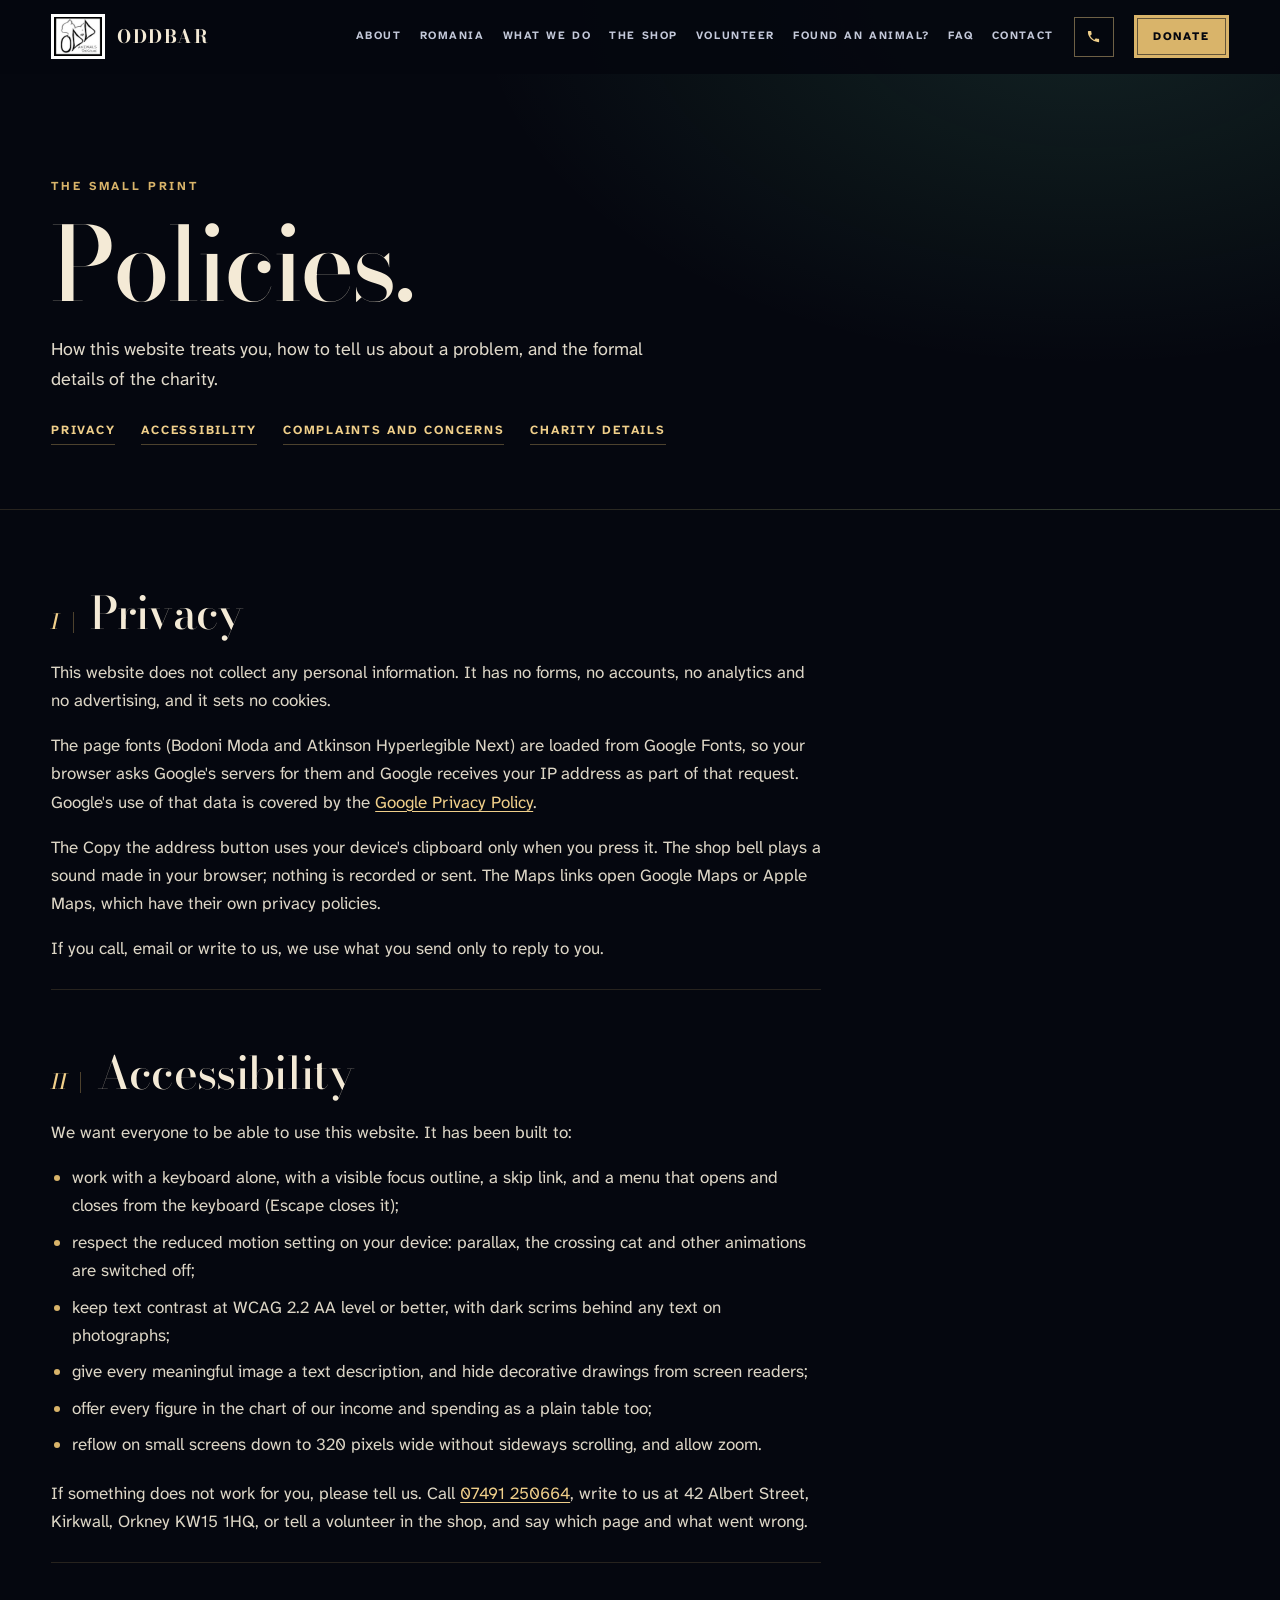
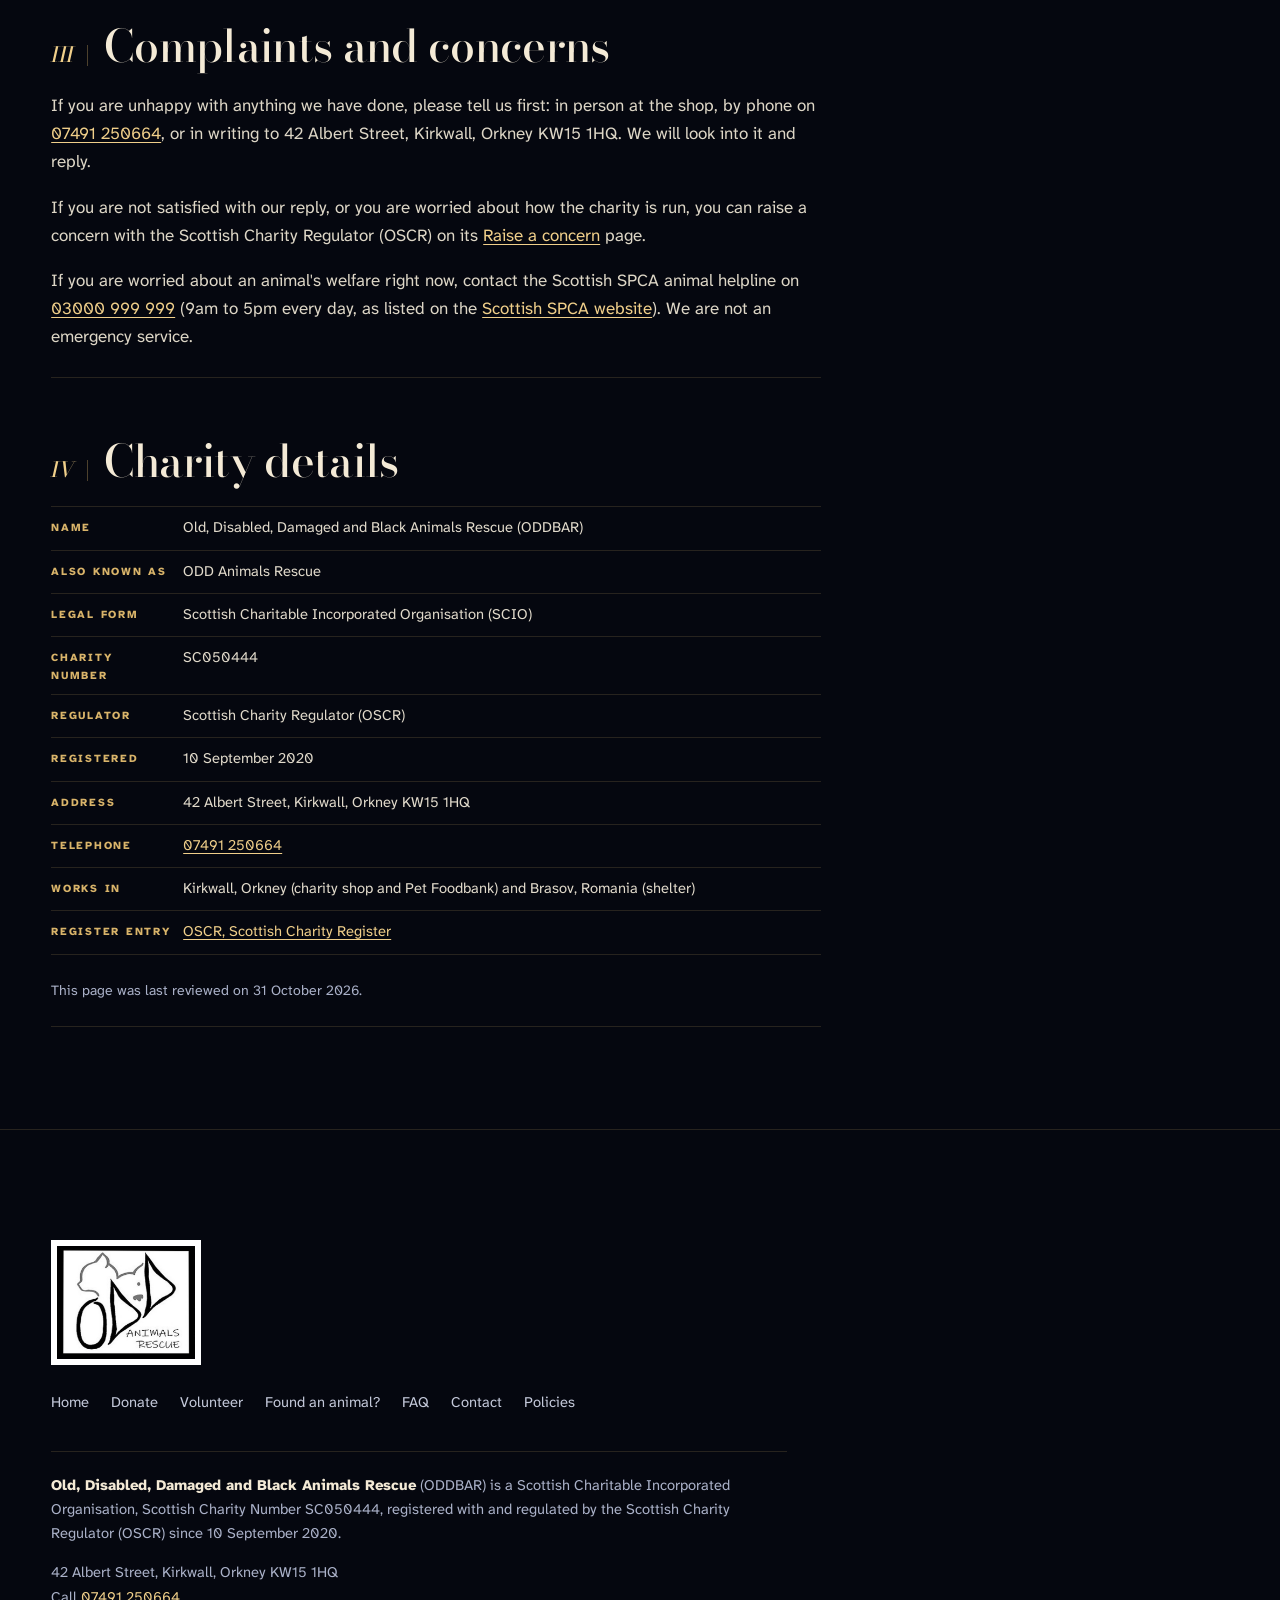
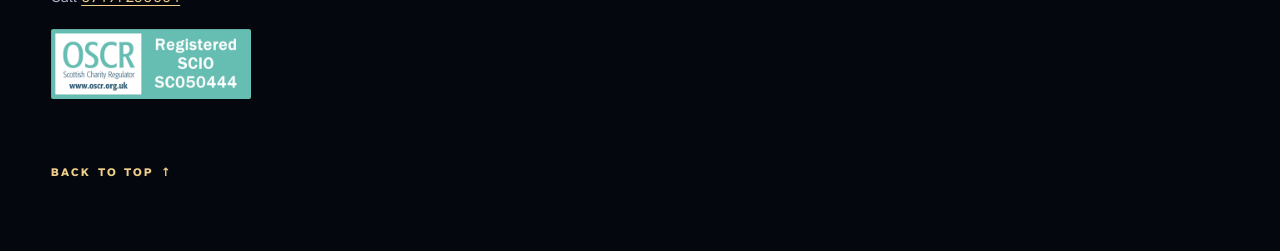
<file: policies.html>
<!doctype html>
<html lang="en-GB">
<head>
<meta charset="utf-8">
<meta name="viewport" content="width=device-width, initial-scale=1, viewport-fit=cover">
<meta name="theme-color" content="#070b1d">
<link rel="icon" href="assets/brand/odd-icon-64.png" type="image/png">
<link rel="apple-touch-icon" href="assets/brand/apple-touch-icon.png">
<link rel="preconnect" href="https://fonts.googleapis.com"><link rel="preconnect" href="https://fonts.gstatic.com" crossorigin>
<link href="https://fonts.googleapis.com/css2?family=Atkinson+Hyperlegible+Next:ital,wght@0,400;0,600;0,800;1,400&family=Bodoni+Moda:ital,opsz,wght@0,6..96,400..800;1,6..96,400..700&display=swap" rel="stylesheet">
<link rel="stylesheet" href="assets/style.css">
<title>Policies · ODDBAR, Kirkwall</title>
<meta name="description" content="Privacy, accessibility, complaints and charity details for Old, Disabled, Damaged and Black Animals Rescue (ODDBAR, also known as ODD Animals Rescue), Scottish charity SC050444, 42 Albert Street, Kirkwall.">
<meta property="og:type" content="website">
<meta property="og:title" content="Policies · ODDBAR">
<meta property="og:description" content="Privacy, accessibility, complaints and charity details for ODDBAR, Scottish charity SC050444.">
<meta property="og:image" content="https://oddanimalsrescue.com/assets/og-hero-v1.jpg?v=1">
<meta property="og:image:width" content="1800">
<meta property="og:image:height" content="945">
<meta property="og:image:alt" content="ODDBAR. The lucky ones. Green and violet aurora over a dark northern moor, with the ODDBAR name and Scottish charity number.">
<meta property="og:locale" content="en_GB">
<meta name="twitter:card" content="summary_large_image">
<meta name="twitter:image" content="https://oddanimalsrescue.com/assets/og-hero-v1.jpg?v=1">
</head>
<body class="page-sub">
<a class="skip" href="#main">Skip to content</a>
<header class="bar solid" data-bar>
  <a class="bar-brand" href="index.html" aria-label="ODDBAR, home"><img class="brand-tile" src="assets/brand/odd-animals-rescue-logo.png" alt="ODD Animals Rescue logo" width="62" height="50"><span class="bar-name">ODDBAR</span></a>
  <nav class="bar-nav" id="site-nav" aria-label="Main" data-nav>
    <a href="index.html#about">About</a>
    <a href="index.html#romania">Romania</a>
    <a href="index.html#aims">What we do</a>
    <a href="index.html#give">The shop</a>
    <a href="index.html#volunteer">Volunteer</a>
    <a href="index.html#found">Found an animal?</a>
    <a href="index.html#faq">FAQ</a>
    <a href="index.html#contact">Contact</a>
    <a class="nav-donate" href="index.html#donate">Donate</a>
  </nav>
  <a class="bar-call" href="tel:+447491250664" aria-label="Call 07491 250664"><svg viewBox="0 0 24 24" aria-hidden="true" focusable="false"><path d="M6.6 10.8a15.1 15.1 0 0 0 6.6 6.6l2.2-2.2c.3-.3.7-.4 1-.2 1.1.4 2.3.6 3.6.6.6 0 1 .4 1 1V20c0 .6-.4 1-1 1A17 17 0 0 1 3 4c0-.6.4-1 1-1h3.5c.6 0 1 .4 1 1 0 1.3.2 2.5.6 3.6.1.3 0 .7-.2 1z"/></svg><span class="bar-call-n">07491 250664</span></a>
  <a class="bar-cta" href="index.html#donate">Donate</a>
  <button class="bar-menu" type="button" aria-expanded="false" aria-controls="site-nav" data-menu><span class="bar-menu-ico" aria-hidden="true"><i></i><i></i></span><span class="bar-menu-t">Menu</span></button>
</header>
<main id="main">
<header class="sub-hero" id="top">
  <div class="wrap">
    <p class="eyebrow">The small print</p>
    <h1>Policies.</h1>
    <p class="sub-lede">How this website treats you, how to tell us about a problem, and the formal details of the charity.</p>
    <nav class="sub-toc" aria-label="On this page"><a href="#privacy">Privacy</a><a href="#accessibility">Accessibility</a><a href="#complaints">Complaints and concerns</a><a href="#details">Charity details</a></nav>
  </div>
</header>
<div class="wrap sub-body">
  <section id="privacy" aria-labelledby="privacy-h">
    <h2 id="privacy-h"><span class="ch">I</span> Privacy</h2>
    <p>This website does not collect any personal information. It has no forms, no accounts, no analytics and no advertising, and it sets no cookies.</p>
    <p>The page fonts (Bodoni Moda and Atkinson Hyperlegible Next) are loaded from Google Fonts, so your browser asks Google's servers for them and Google receives your IP address as part of that request. Google's use of that data is covered by the <a href="https://policies.google.com/privacy" rel="noopener">Google Privacy Policy</a>.</p>
    <p>The Copy the address button uses your device's clipboard only when you press it. The shop bell plays a sound made in your browser; nothing is recorded or sent. The Maps links open Google Maps or Apple Maps, which have their own privacy policies.</p>
    <p>If you call, email or write to us, we use what you send only to reply to you.</p>
  </section>
  <section id="accessibility" aria-labelledby="access-h">
    <h2 id="access-h"><span class="ch">II</span> Accessibility</h2>
    <p>We want everyone to be able to use this website. It has been built to:</p>
    <ul>
      <li>work with a keyboard alone, with a visible focus outline, a skip link, and a menu that opens and closes from the keyboard (Escape closes it);</li>
      <li>respect the reduced motion setting on your device: parallax, the crossing cat and other animations are switched off;</li>
      <li>keep text contrast at WCAG 2.2 AA level or better, with dark scrims behind any text on photographs;</li>
      <li>give every meaningful image a text description, and hide decorative drawings from screen readers;</li>
      <li>offer every figure in the chart of our income and spending as a plain table too;</li>
      <li>reflow on small screens down to 320 pixels wide without sideways scrolling, and allow zoom.</li>
    </ul>
    <p>If something does not work for you, please tell us. Call <a href="tel:+447491250664">07491 250664</a>, write to us at 42 Albert Street, Kirkwall, Orkney KW15 1HQ, or tell a volunteer in the shop, and say which page and what went wrong.</p>
  </section>
  <section id="complaints" aria-labelledby="complaints-h">
    <h2 id="complaints-h"><span class="ch">III</span> Complaints and concerns</h2>
    <p>If you are unhappy with anything we have done, please tell us first: in person at the shop, by phone on <a href="tel:+447491250664">07491 250664</a>, or in writing to 42 Albert Street, Kirkwall, Orkney KW15 1HQ. We will look into it and reply.</p>
    <p>If you are not satisfied with our reply, or you are worried about how the charity is run, you can raise a concern with the Scottish Charity Regulator (OSCR) on its <a href="https://www.oscr.org.uk/raise-a-concern/" rel="noopener">Raise a concern</a> page.</p>
    <p>If you are worried about an animal's welfare right now, contact the Scottish SPCA animal helpline on <a href="tel:+443000999999">03000 999 999</a> (9am to 5pm every day, as listed on the <a href="https://www.scottishspca.org/contact/" rel="noopener">Scottish SPCA website</a>). We are not an emergency service.</p>
  </section>
  <section id="details" aria-labelledby="details-h">
    <h2 id="details-h"><span class="ch">IV</span> Charity details</h2>
    <dl class="ledger-list sub-dl">
      <div><dt>Name</dt><dd>Old, Disabled, Damaged and Black Animals Rescue (ODDBAR)</dd></div>
      <div><dt>Also known as</dt><dd>ODD Animals Rescue</dd></div>
      <div><dt>Legal form</dt><dd>Scottish Charitable Incorporated Organisation (SCIO)</dd></div>
      <div><dt>Charity number</dt><dd>SC050444</dd></div>
      <div><dt>Regulator</dt><dd>Scottish Charity Regulator (OSCR)</dd></div>
      <div><dt>Registered</dt><dd>10 September 2020</dd></div>
      <div><dt>Address</dt><dd>42 Albert Street, Kirkwall, Orkney KW15 1HQ</dd></div>
      <div><dt>Telephone</dt><dd><a href="tel:+447491250664">07491 250664</a></dd></div>
      
      
      <div><dt>Works in</dt><dd>Kirkwall, Orkney (charity shop and Pet Foodbank) and Brasov, Romania (shelter)</dd></div>
      <div><dt>Register entry</dt><dd><a href="https://www.oscr.org.uk/about-charities/search-the-register/charity-details?number=SC050444" rel="noopener">OSCR, Scottish Charity Register</a></dd></div>
    </dl>
    <p class="sub-note">This page was last reviewed on 31 October 2026.</p>
  </section>
</div>
</main>
<footer class="foot">
  <div class="wrap foot-in">
    <img class="foot-logo brand-tile" src="assets/brand/odd-animals-rescue-logo.png" alt="ODD Animals Rescue logo" width="170" height="138">
    <nav class="foot-nav" aria-label="Footer">
      <ul>
        <li><a href="index.html">Home</a></li>
        <li><a href="index.html#donate">Donate</a></li>
        <li><a href="index.html#volunteer">Volunteer</a></li>
        <li><a href="index.html#found">Found an animal?</a></li>
        <li><a href="index.html#faq">FAQ</a></li>
        <li><a href="index.html#contact">Contact</a></li>
        <li><a href="policies.html">Policies</a></li>
      </ul>
    </nav>
    <div class="legal">
      <p><strong>Old, Disabled, Damaged and Black Animals Rescue</strong> (ODDBAR) is a Scottish Charitable Incorporated Organisation, Scottish Charity Number SC050444, registered with and regulated by the Scottish Charity Regulator (OSCR) since 10 September 2020.</p>
      <address>42 Albert Street, Kirkwall, Orkney KW15 1HQ<br>Call <a href="tel:+447491250664">07491 250664</a></address>
      <a class="oscr-badge" href="https://www.oscr.org.uk/about-charities/search-the-register/charity-details?number=SC050444" target="_blank" rel="noopener"><img src="assets/brand/oscr-registered-scio-sc050444.png" alt="OSCR, Scottish Charity Regulator: Registered SCIO SC050444 (opens our entry on the Scottish Charity Register)" width="200" height="70" loading="lazy"></a>
    </div>
    <a class="to-top" href="#top">Back to top <span aria-hidden="true">&uarr;</span></a>
  </div>
</footer>
<script src="assets/sub.js" defer></script>
</body>
</html>
</file>
<file: assets/style.css>
/* ODDBAR · The lucky ones. A night-time photo magazine: navy shadows, brass light, Didone type. */
:root {
  --ink: #05070f;
  --night: #0a0f22;
  --navy: #121a3a;
  --brass: #d9b46a;
  --gold: #f0cf8a;
  --amber: #c98b2b;
  --cream: #f4ead6;
  --paper: #efe3c8;
  --mist: #aab1c8;
  --aurora: #6ff0b4;
  --rule: rgba(217, 180, 106, .34);
  --rule-soft: rgba(217, 180, 106, .16);
  --display: "Bodoni Moda", "Didot", "Bodoni 72", Georgia, serif;
  --body: "Atkinson Hyperlegible Next", "Atkinson Hyperlegible", system-ui, sans-serif;
  --gutter: clamp(16px, 4vw, 56px);
  --maxw: 1280px;
}
*, *::before, *::after { box-sizing: border-box; }
html { scroll-behavior: smooth; -webkit-text-size-adjust: 100%; }
body { margin: 0; background: var(--ink); color: var(--cream); font: 400 1.0625rem/1.65 var(--body); overflow-x: hidden; }
img, svg { display: block; max-width: 100%; }
a { color: inherit; }
h1, h2, h3 { font-family: var(--display); font-weight: 500; line-height: 1; margin: 0; letter-spacing: -.015em; font-optical-sizing: auto; }
h2 em, h1 em { font-style: italic; font-weight: 400; color: var(--gold); }
p { margin: 0 0 1em; }
button { font: inherit; color: inherit; }
:focus-visible { outline: 2px solid var(--gold); outline-offset: 3px; }
.skip { position: absolute; left: 12px; top: -60px; z-index: 100; background: var(--gold); color: var(--ink); padding: 10px 14px; font-weight: 800; }
.skip:focus { top: 12px; }
.wrap { width: 100%; max-width: var(--maxw); margin: 0 auto; padding: 0 var(--gutter); position: relative; }
.eyebrow.eyebrow { display: flex; align-items: center; gap: 14px; font: 700 .76rem/1.2 var(--body); letter-spacing: .22em; text-transform: uppercase; color: var(--brass); margin: 0 0 22px; }
.eyebrow .ch { font: italic 500 1.5rem/1 var(--display); letter-spacing: 0; text-transform: none; color: var(--gold); padding-right: 14px; border-right: 1px solid var(--rule); }
h2 { font-size: clamp(2.4rem, 5.6vw, 4.8rem); margin-bottom: 24px; max-width: 16ch; }

/* buttons: square-cut brass tickets and hairline outlines, never pills */
.btn { position: relative; display: inline-flex; align-items: center; justify-content: center; gap: 12px; min-height: 52px; padding: 0 24px; border-radius: 0; font: 800 .78rem/1 var(--body); letter-spacing: .16em; text-transform: uppercase; text-decoration: none; border: 1px solid transparent; cursor: pointer; transition: background .25s ease, color .25s ease, border-color .25s ease, box-shadow .25s ease; }
.btn::after { content: ""; width: 18px; height: 1px; background: currentColor; transition: width .25s ease; }
.btn:hover::after { width: 30px; }
.btn-gold { background: var(--brass); color: var(--ink); box-shadow: inset 0 0 0 3px var(--brass), inset 0 0 0 4px rgba(5, 7, 15, .55); }
.btn-gold:hover { background: var(--gold); box-shadow: inset 0 0 0 3px var(--gold), inset 0 0 0 4px rgba(5, 7, 15, .7); }
.btn-line { background: rgba(5, 7, 15, .28); color: var(--cream); border-color: rgba(244, 234, 214, .55); }
.btn-line:hover { color: var(--gold); border-color: var(--gold); }
.btn-sm { min-height: 44px; padding: 0 18px; font-size: .72rem; }

/* top bar */
.bar { position: fixed; inset: 0 0 auto 0; z-index: 50; display: flex; align-items: center; gap: 28px; padding: 14px var(--gutter); transition: background .3s ease, border-color .3s ease, padding .3s ease; border-bottom: 1px solid transparent; }
.bar.solid { background: rgba(5, 7, 15, .9); backdrop-filter: blur(10px); border-bottom-color: var(--rule-soft); padding-top: 8px; padding-bottom: 8px; }
.bar-brand img { width: 158px; height: auto; }
.bar-nav { display: flex; gap: 22px; margin-left: auto; }
.bar-nav a { text-decoration: none; font-weight: 700; font-size: .7rem; letter-spacing: .14em; text-transform: uppercase; color: #c4c9da; padding: 6px 0; border-bottom: 1px solid transparent; transition: color .2s, border-color .2s; white-space: nowrap; }
.bar-nav a:hover, .bar-nav a[aria-current="true"] { color: var(--cream); border-bottom-color: var(--brass); }
.bar-nav .nav-donate { display: none; }
.bar-cta { text-decoration: none; font-weight: 800; font-size: .72rem; letter-spacing: .16em; text-transform: uppercase; color: var(--ink); background: var(--brass); border: 1px solid var(--brass); padding: 11px 18px; box-shadow: inset 0 0 0 2px var(--brass), inset 0 0 0 3px rgba(5, 7, 15, .55); transition: background .2s, color .2s; white-space: nowrap; }
.bar-cta:hover { background: var(--gold); }
.bar-menu { display: none; align-items: center; gap: 10px; min-height: 44px; padding: 0 14px; background: rgba(5, 7, 15, .35); border: 1px solid rgba(244, 234, 214, .45); cursor: pointer; font: 800 .7rem/1 var(--body); letter-spacing: .16em; text-transform: uppercase; color: var(--cream); }
.bar-menu:hover { border-color: var(--gold); color: var(--gold); }
.bar-menu-ico { position: relative; width: 18px; height: 10px; }
.bar-menu-ico i { position: absolute; left: 0; right: 0; height: 1.5px; background: currentColor; transition: transform .25s, top .25s; }
.bar-menu-ico i:first-child { top: 0; } .bar-menu-ico i:last-child { top: 8px; }
.bar-menu[aria-expanded="true"] .bar-menu-ico i:first-child { top: 4px; transform: rotate(45deg); }
.bar-menu[aria-expanded="true"] .bar-menu-ico i:last-child { top: 4px; transform: rotate(-45deg); }
@media (max-width: 1180px) {
  .bar { gap: 10px; }
  .bar-cta { margin-left: auto; }
  .bar-menu { display: inline-flex; }
  .bar-nav { display: none; position: fixed; left: 0; right: 0; top: 0; z-index: -1; margin: 0; flex-direction: column; gap: 0; padding: 84px var(--gutter) 28px; background: var(--ink); box-shadow: 0 30px 60px -20px rgba(0, 0, 0, .9); border-bottom: 1px solid var(--rule); max-height: 100svh; overflow-y: auto; }
  .bar-nav.open { display: flex; }
  .bar-nav a { font: 500 1.6rem/1.2 var(--display); letter-spacing: 0; text-transform: none; color: var(--cream); padding: 12px 0; border-bottom: 1px solid var(--rule-soft); }
  .bar-nav a:hover { color: var(--gold); border-bottom-color: var(--rule-soft); }
  .bar-nav .nav-donate { display: block; margin-top: 18px; text-align: center; border: 0; background: var(--brass); color: var(--ink); font: 800 .8rem/1 var(--body); letter-spacing: .16em; text-transform: uppercase; padding: 18px; }
  .bar-nav .nav-donate:hover { background: var(--gold); color: var(--ink); }
}
@media (max-width: 420px) { .bar-brand img { width: 112px; } .bar-cta { font-size: .64rem; padding: 10px 12px; letter-spacing: .12em; } .bar-menu { padding: 0 10px; } .bar-menu-t { font-size: .64rem; letter-spacing: .1em; } }
@media (max-width: 340px) { .bar-menu-t { position: absolute; width: 1px; height: 1px; overflow: hidden; clip: rect(0 0 0 0); } }

/* parallax plumbing */
.scene { position: relative; overflow: hidden; isolation: isolate; }
.layer { position: absolute; left: 0; right: 0; top: 0; bottom: 0; z-index: -1; will-change: transform; pointer-events: none; }
.layer img, .layer picture { width: 100%; height: 100%; }
.layer img { object-fit: cover; }
.stars .tw { animation: twinkle 4s ease-in-out infinite; }
.stars .tw:nth-child(3n) { animation-delay: -1.6s; } .stars .tw:nth-child(4n) { animation-delay: -2.8s; }
@keyframes twinkle { 50% { opacity: .15; } }

/* ============ hero ============ */
.hero { min-height: max(680px, 100svh); display: flex; align-items: flex-end; background: var(--ink); }
.hero-photo img { object-position: 50% 32%; }
.hero-scrim { position: absolute; inset: 0; z-index: 0; pointer-events: none;
  background:
    linear-gradient(0deg, rgba(5, 7, 15, .96) 0%, rgba(5, 7, 15, .82) 22%, rgba(5, 7, 15, .35) 46%, rgba(5, 7, 15, 0) 62%),
    linear-gradient(90deg, rgba(5, 7, 15, .55) 0%, rgba(5, 7, 15, 0) 55%),
    linear-gradient(180deg, rgba(5, 7, 15, .55) 0%, rgba(5, 7, 15, 0) 16%); }
.hero-skyline { z-index: 1; top: auto; bottom: 14%; height: 34%; }
.hero-skyline img { object-fit: cover; object-position: 50% 100%; }
.folio { position: absolute; z-index: 1; right: var(--gutter); top: 120px; margin: 0; writing-mode: vertical-rl; display: flex; gap: 18px; align-items: center; font-weight: 700; font-size: .68rem; letter-spacing: .32em; text-transform: uppercase; color: rgba(240, 207, 138, .85); }
.folio span + span::before { content: ""; display: inline-block; width: 1px; height: 26px; background: var(--rule); margin-bottom: 18px; vertical-align: middle; }
.hero-copy { position: relative; z-index: 2; width: 100%; max-width: var(--maxw); margin: 0 auto; padding: 140px var(--gutter) clamp(30px, 5vh, 56px); }
.kicker { display: flex; flex-wrap: wrap; gap: 6px 18px; align-items: center; margin-bottom: 18px; font-weight: 700; font-size: .74rem; letter-spacing: .24em; text-transform: uppercase; color: var(--gold); }
.kicker span + span { padding-left: 18px; border-left: 1px solid var(--rule); }
.hero-row { display: flex; align-items: flex-end; justify-content: space-between; gap: 24px; }
.hero h1 { font-size: clamp(3.6rem, 10.4vw, 10rem); font-weight: 500; line-height: .86; letter-spacing: -.035em; max-width: 8ch; text-shadow: 0 4px 40px rgba(5, 7, 15, .55); }
.h-small { display: block; font-style: italic; font-weight: 400; font-size: clamp(1.25rem, 2.3vw, 1.9rem); line-height: 1.15; letter-spacing: 0; color: var(--gold); margin-bottom: 16px; max-width: none; }
.hero-foot { display: grid; grid-template-columns: minmax(0, 1fr) auto; gap: 18px 48px; align-items: end; margin-top: 30px; padding-top: 24px; border-top: 1px solid var(--rule); }
.lede { margin: 0; max-width: 36rem; font-size: clamp(1.02rem, 1.4vw, 1.2rem); color: #ebe5d6; text-shadow: 0 1px 2px rgba(5, 7, 15, .9); }
.hero-act { display: flex; flex-wrap: wrap; gap: 12px; }
.hint { margin: 18px 0 0; font: italic 400 1rem/1.3 var(--display); color: var(--mist); }
.hint-touch { display: none; }
@media (hover: none) { .hint-desk { display: none; } .hint-touch { display: inline; } }

.hero-pets { position: relative; flex: none; display: flex; align-items: flex-end; gap: 2px; margin-bottom: 4px; }
.pet { background: none; border: 0; padding: 0; cursor: pointer; display: block; }
.pet svg { overflow: visible; filter: drop-shadow(0 0 1px rgba(160, 255, 210, .55)) drop-shadow(0 0 14px rgba(111, 240, 180, .18)); }
.pet-cat svg { width: clamp(88px, 8.4vw, 124px); height: auto; }
.pet-dog svg { width: clamp(104px, 9.8vw, 146px); height: auto; }
.pet .lid { transform-box: fill-box; transform-origin: 50% 50%; }
.pet.blink .lid { animation: blink .32s ease; }
@keyframes blink { 50% { transform: scaleY(.08); } }
.pet .tongue { opacity: 0; transition: opacity .2s; }
.pet-dog.happy .tongue { opacity: 1; }
.pet:hover svg, .pet.happy svg { animation: wiggle .6s ease; }
@keyframes wiggle { 30% { transform: rotate(-2.5deg); } 65% { transform: rotate(2deg); } }
.pet-say { position: absolute; right: 0; bottom: calc(100% + 10px); margin: 0; width: max-content; max-width: 260px; background: var(--cream); color: var(--ink); font: italic 500 1.08rem/1.25 var(--display); padding: 12px 16px; border-left: 3px solid var(--brass); opacity: 0; transform: translateY(8px); transition: opacity .25s, transform .25s; pointer-events: none; }
.pet-say.on { opacity: 1; transform: none; }
@media (max-width: 760px) {
  .hero { min-height: max(760px, 100svh); }
  .hero-photo img { object-position: 50% 30%; }
  .hero-skyline { bottom: 30%; height: 20%; }
  .hero-skyline img { object-position: 40% 100%; }
  .folio { display: none; }
  .hero-copy { padding-top: 120px; }
  .hero-row { flex-wrap: wrap; }
  .hero h1 { font-size: clamp(3.4rem, 17vw, 5.4rem); }
  .hero-pets { margin-left: auto; }
  .pet-cat svg { width: 74px; } .pet-dog svg { width: 88px; }
  .hero-foot { grid-template-columns: minmax(0, 1fr); }
  .pet-say { max-width: min(260px, calc(100vw - 40px)); }
}

/* ============ shop ============ */
.shop { padding: clamp(84px, 10vw, 140px) 0; background: var(--ink); }
.shop.scene { overflow: clip; }
.shop-sky { top: -10%; bottom: auto; height: 80%; opacity: .5; }
.shop-sky svg { width: 100%; height: 100%; }
.plate-frame { position: relative; z-index: 1; display: block; overflow: hidden; background: var(--night); }
.plate .plate-frame img { position: absolute; left: 0; top: 0; width: 100%; height: 100%; object-fit: cover; }
.shop-plate .plate-frame { aspect-ratio: 1100 / 1360; }
.shop-plate .plate-frame img { top: -7%; height: 114%; will-change: transform; }
.plate-fg { position: absolute; z-index: 2; left: 0; right: 0; bottom: -34px; width: 100%; height: 30%; pointer-events: none; }
.objects { margin: 26px 0 26px; padding: 4px 0 4px 22px; border-left: 2px solid var(--brass); max-width: 36rem; }
.objects p { font: italic 400 clamp(1.25rem, 1.9vw, 1.55rem)/1.3 var(--display); color: var(--cream); margin-bottom: 10px; }
.objects footer { font-size: .86rem; color: var(--mist); }
.objects a, .way a, .faq-list a, .found-note a { color: var(--gold); text-decoration-thickness: 1px; text-underline-offset: 3px; }
.objects a:hover, .way a:hover, .faq-list a:hover { color: var(--cream); }
.shop-grid { display: grid; grid-template-columns: minmax(0, 5fr) minmax(0, 7fr); gap: clamp(36px, 6vw, 96px); align-items: start; }
.plate { margin: 0; position: relative; }
.plate img { width: 100%; height: auto; position: relative; z-index: 1; }
.plate::before { content: ""; position: absolute; inset: -12px 12px 28px -12px; border: 1px solid var(--rule); z-index: 0; }
.plate figcaption { margin-top: 14px; font: italic 400 .98rem/1.3 var(--display); color: var(--mist); display: flex; gap: 12px; align-items: center; }
.plate figcaption::before { content: ""; width: 34px; height: 1px; background: var(--brass); flex: none; }
.shop-plate { position: sticky; top: 90px; }
.shop-copy { padding-top: 10px; }
.shop-copy > p { color: #e4ddcd; max-width: 34rem; }
.tags { list-style: none; margin: 34px 0 30px; padding: 0; display: grid; grid-template-columns: repeat(3, minmax(0, 1fr)); gap: 12px; }
.tags li { perspective: 900px; }
.tag { position: relative; display: block; width: 100%; min-height: 128px; border: 0; padding: 0; background: none; cursor: pointer; transform-style: preserve-3d; transition: transform .7s cubic-bezier(.3, 1.2, .5, 1); }
.tag-f, .tag-b { position: absolute; inset: 0; display: flex; flex-direction: column; justify-content: space-between; text-align: left; padding: 14px 16px; backface-visibility: hidden; -webkit-backface-visibility: hidden; }
.tag-f { background: var(--night); border: 1px solid var(--rule); color: var(--gold); font: italic 500 1.55rem/1 var(--display); }
.tag-f::before { content: "Turn over"; font: 700 .6rem/1 var(--body); font-style: normal; letter-spacing: .2em; text-transform: uppercase; color: var(--mist); }
.tag-b { background: var(--paper); color: var(--ink); font-size: .9rem; line-height: 1.32; font-weight: 600; transform: rotateY(180deg); justify-content: center; }
.tag[aria-pressed="true"] { transform: rotateY(180deg); }
.tag:hover .tag-f { border-color: var(--brass); background: #0e1430; }
@media (max-width: 900px) {
  .shop-grid { grid-template-columns: minmax(0, 1fr); }
  .shop-plate { position: relative; top: 0; max-width: 520px; margin: 0 0 20px 12px; }
  .tags { grid-template-columns: repeat(2, minmax(0, 1fr)); }
}

/* ============ omens ============ */
.omens { background: var(--ink); padding-bottom: clamp(80px, 9vw, 120px); }
.omens-eyes { position: relative; isolation: isolate; overflow: hidden; min-height: clamp(560px, 84vh, 820px); display: flex; align-items: center; background: #000; margin-bottom: clamp(40px, 5vw, 72px); }
.eyes-photo { top: -10%; bottom: -10%; }
.eyes-photo img { object-position: 100% 50%; }
.omens-eyes::after { content: ""; position: absolute; inset: 0; z-index: -1; background: linear-gradient(180deg, var(--ink) 0%, rgba(5, 7, 15, 0) 16%, rgba(5, 7, 15, 0) 76%, var(--ink) 100%), linear-gradient(90deg, rgba(0, 0, 0, .6) 0%, rgba(0, 0, 0, 0) 50%); pointer-events: none; }
.omens-head { max-width: var(--maxw); }
.omens-head > * { max-width: 40rem; }
.omens-head p:not(.eyebrow) { color: #ddd6c6; }
.cards { list-style: none; margin: 0; padding: 0; display: grid; grid-template-columns: repeat(3, minmax(0, 1fr)); gap: 20px; }
.cards li { perspective: 1400px; }
.card { width: 100%; aspect-ratio: 6 / 5; border: 0; padding: 0; background: none; cursor: pointer; text-align: center; }
.card-in { position: relative; display: block; width: 100%; height: 100%; transform-style: preserve-3d; transition: transform .8s cubic-bezier(.2, .9, .3, 1.1); }
.card[aria-pressed="true"] .card-in { transform: rotateY(180deg); }
.card-f, .card-b { position: absolute; inset: 0; display: flex; flex-direction: column; align-items: center; justify-content: center; gap: 12px; padding: 48px 28px 30px; backface-visibility: hidden; -webkit-backface-visibility: hidden; }
.card-f::before, .card-b::before { content: ""; position: absolute; inset: 10px; border: 1px solid var(--rule); pointer-events: none; }
.card-f { background: radial-gradient(120% 80% at 50% 30%, #121a3a 0%, #090d1e 70%); border: 1px solid rgba(217, 180, 106, .5); color: var(--brass); }
.card-f svg { width: 34%; height: auto; color: var(--brass); }
.card-b { background: var(--paper); color: var(--ink); transform: rotateY(180deg); border: 1px solid var(--paper); }
.card-b::before { border-color: rgba(5, 7, 15, .25); }
.card-n { position: absolute; top: 22px; font: italic 500 1.2rem/1 var(--display); color: var(--gold); }
.card-n::before, .card-n::after { content: ""; display: inline-block; width: 22px; height: 1px; background: var(--rule); vertical-align: middle; margin: 0 10px; }
.card-k { font-weight: 800; font-size: .66rem; letter-spacing: .24em; text-transform: uppercase; color: var(--mist); }
.card-b .card-k { color: #7a5a1e; }
.card-t { font: italic 500 clamp(1.3rem, 2vw, 1.75rem)/1.12 var(--display); }
.card-f .card-t { color: var(--cream); }
.card-b .card-t { font-style: normal; font-size: clamp(1.15rem, 1.7vw, 1.5rem); }
.card:hover .card-f { border-color: var(--gold); }
.cross { display: flex; flex-wrap: wrap; align-items: center; gap: 22px; margin-top: 44px; }
.cross-count { margin: 0; font: italic 500 1.2rem/1.2 var(--display); color: var(--gold); }
@media (max-width: 900px) { .cards { grid-template-columns: repeat(2, minmax(0, 1fr)); gap: 12px; } .card-f, .card-b { padding: 34px 16px; } }
@media (max-width: 700px) {
  .omens-eyes { align-items: flex-end; min-height: 0; padding: 66vw 0 34px; }
  .eyes-photo { top: 0; bottom: auto; height: 100vw; }
  .eyes-photo img { object-position: 50% 0; }
  .omens-eyes::after { background: linear-gradient(0deg, var(--ink) 0%, var(--ink) 30%, rgba(5, 7, 15, 0) 62%); }
}
@media (max-width: 520px) { .card { aspect-ratio: 3 / 4.2; } .card-t, .card-b .card-t { font-size: 1.08rem; } .card-k { font-size: .58rem; letter-spacing: .14em; } .card-n { top: 18px; font-size: 1rem; } .card-n::before, .card-n::after { width: 12px; margin: 0 6px; } .card-f svg { width: 58%; } }

/* ============ the best ones ============ */
.best { padding: 0 0 clamp(84px, 9vw, 120px); background: var(--ink); border-top: 1px solid var(--rule-soft); }
.best-head { max-width: 46rem; padding-top: clamp(72px, 8vw, 110px); }
.best-head h2 { max-width: 18ch; }
.best-head p:not(.eyebrow) { color: #ddd6c6; }
.lineup { list-style: none; margin: 48px 0 0; padding: 0; display: grid; grid-template-columns: repeat(5, minmax(0, 1fr)); gap: 18px; }
.mate { position: relative; display: flex; flex-direction: column; align-items: flex-start; width: 100%; border: 0; padding: 0; background: none; cursor: pointer; text-align: left; }
.mate-img { position: relative; display: block; width: 100%; aspect-ratio: 1; overflow: hidden; background: var(--night); outline: 1px solid var(--rule-soft); outline-offset: 5px; transition: outline-color .3s; }
.mate-img img { width: 100%; height: 100%; object-fit: cover; transition: transform .8s cubic-bezier(.2, .8, .2, 1), filter .5s; filter: brightness(.9); }
.mate:hover .mate-img img, .mate[aria-expanded="true"] .mate-img img { transform: scale(1.05); filter: brightness(1.04); }
.mate:hover .mate-img, .mate[aria-expanded="true"] .mate-img { outline-color: var(--brass); }
.mate-n { margin-top: 16px; font-weight: 800; font-size: .62rem; letter-spacing: .24em; text-transform: uppercase; color: var(--brass); }
.mate-tag { margin-top: 4px; font: italic 500 clamp(1.1rem, 1.5vw, 1.35rem)/1.15 var(--display); color: var(--cream); }
.bubble { position: absolute; left: 0; right: 0; top: 0; aspect-ratio: 1; display: flex; align-items: flex-end; padding: 18px 16px; background: linear-gradient(180deg, rgba(5, 7, 15, 0) 35%, rgba(5, 7, 15, .92) 100%); color: var(--cream); font: italic 500 1.08rem/1.25 var(--display); opacity: 0; transform: translateY(8px); transition: opacity .3s, transform .3s; pointer-events: none; }
.mate:hover .bubble, .mate:focus-visible .bubble, .mate[aria-expanded="true"] .bubble { opacity: 1; transform: none; }
.mate:focus-visible { outline: none; }
.mate:focus-visible .mate-img { outline: 2px solid var(--gold); }
@media (max-width: 1000px) {
  .lineup { grid-template-columns: repeat(6, minmax(0, 1fr)); row-gap: 34px; }
  .lineup li { grid-column: span 2; }
  .lineup li:nth-child(4) { grid-column: 2 / span 2; }
}
@media (max-width: 640px) {
  .lineup { grid-template-columns: repeat(2, minmax(0, 1fr)); gap: 28px 14px; }
  .lineup li, .lineup li:nth-child(4) { grid-column: auto; }
  .lineup li:nth-child(5) { grid-column: 1 / -1; width: calc(50% - 7px); justify-self: center; }
  .bubble { font-size: .95rem; padding: 12px 10px; }
}

.adopt { display: grid; grid-template-columns: auto minmax(0, 1fr) auto; gap: 18px 36px; align-items: center; margin-top: clamp(56px, 6vw, 80px); padding: 28px 0; border-top: 1px solid var(--rule); border-bottom: 1px solid var(--rule-soft); }
.adopt-k { margin: 0; font: italic 500 1.3rem/1.1 var(--display); color: var(--gold); }
.adopt h3 { font-size: clamp(1.5rem, 2.2vw, 1.9rem); margin-bottom: 8px; }
.adopt p:not(.adopt-k) { margin: 0; color: #ddd6c6; max-width: 46rem; }
@media (max-width: 860px) { .adopt { grid-template-columns: minmax(0, 1fr); } .adopt .btn { justify-self: start; } }

/* ============ aims / stones ============ */
.aims { padding: clamp(96px, 11vw, 150px) 0 clamp(84px, 9vw, 120px); background: var(--ink); }
.aims-photo { top: -12%; bottom: -12%; }
.aims-photo img { object-position: 62% 40%; }
.aims-scrim { position: absolute; inset: 0; z-index: -1; pointer-events: none; background: linear-gradient(90deg, rgba(5, 7, 15, .82) 0%, rgba(5, 7, 15, .4) 52%, rgba(5, 7, 15, .2) 100%), linear-gradient(180deg, var(--ink) 0%, rgba(5, 7, 15, 0) 22%, rgba(5, 7, 15, 0) 60%, var(--ink) 100%); }
.aims-dancers { top: -6%; bottom: auto; height: 70%; mix-blend-mode: screen; opacity: .45; }
.aims-dancers svg { width: 100%; height: 100%; }
.aims-heather { z-index: 0; top: auto; bottom: -24px; height: 120px; }
.aims-heather svg { width: 100%; height: 100%; }
.aims-in { z-index: 1; }
.aims-head { max-width: 40rem; }
.aims-head p:not(.eyebrow) { color: #e1dacb; text-shadow: 0 1px 12px rgba(5, 7, 15, .8); }
.ring { display: grid; grid-template-columns: minmax(0, 7fr) minmax(0, 4fr); gap: clamp(24px, 4vw, 56px); align-items: end; margin-top: 40px; }
.ring-art { width: 100%; height: auto; overflow: visible; }
.ring-art > ellipse { fill: rgba(5, 7, 15, .55); }
.ring-art > g:not(.stones) { fill: rgba(217, 180, 106, .12); }
.stone { cursor: pointer; outline: none; }
.st-body { fill: rgba(9, 13, 30, .62); stroke: rgba(217, 180, 106, .55); stroke-width: 1.4; transition: fill .4s, filter .4s, stroke .4s; }
.st-edge { stroke: rgba(217, 180, 106, .3); stroke-width: 1.2; }
.stone .glyph { fill: var(--brass); stroke: var(--brass); stroke-width: 3; stroke-linecap: round; stroke-linejoin: round; opacity: .55; transition: all .4s; }
.st-n { font-family: var(--display); font-style: italic; font-size: 22px; fill: var(--brass); transition: fill .4s; }
.stone:hover .st-body { fill: rgba(18, 26, 58, .78); stroke: var(--gold); }
.stone.on .st-body { fill: rgba(111, 240, 180, .14); filter: drop-shadow(0 0 22px rgba(111, 240, 180, .45)); stroke: var(--aurora); stroke-width: 2; }
.stone.on .glyph { fill: var(--aurora); stroke: var(--aurora); opacity: 1; filter: drop-shadow(0 0 6px rgba(111, 240, 180, .8)); }
.stone.on .st-n { fill: var(--aurora); }
.stone:focus-visible .st-body { stroke: var(--gold); stroke-width: 4; }
.stone .glyph circle:only-child, .stone .glyph [fill="none"] { fill: none; }
.aim-card { background: rgba(5, 7, 15, .8); border-top: 2px solid var(--brass); padding: 28px 26px 24px; backdrop-filter: blur(8px); min-height: 310px; display: flex; flex-direction: column; }
.aim-n { font-weight: 800; font-size: .68rem; letter-spacing: .24em; text-transform: uppercase; color: var(--brass); margin-bottom: 12px; }
.aim-card h3 { font-size: clamp(1.8rem, 2.7vw, 2.4rem); font-style: italic; font-weight: 500; margin-bottom: 14px; }
.aim-card p:not(.aim-n) { color: #e1dacb; }
.aim-nav { display: flex; flex-wrap: wrap; gap: 10px; margin-top: auto; padding-top: 10px; }
.aim-card.swap h3, .aim-card.swap p { animation: rise .45s ease; }
@keyframes rise { from { opacity: 0; transform: translateY(8px); } }
@media (max-width: 900px) { .ring { grid-template-columns: minmax(0, 1fr); } .aim-card { min-height: 0; } }
.practice { margin-top: clamp(40px, 5vw, 64px); padding-top: 26px; border-top: 1px solid var(--rule); }
.practice-h { font: 800 .72rem/1.2 var(--body); letter-spacing: .22em; text-transform: uppercase; color: var(--brass); margin-bottom: 18px; }
.practice ul { list-style: none; margin: 0; padding: 0; display: grid; grid-template-columns: repeat(3, minmax(0, 1fr)); gap: 18px 32px; }
.practice li { color: #e1dacb; font-size: .98rem; padding-left: 16px; border-left: 1px solid var(--rule); }
.practice strong { display: block; font: italic 500 1.3rem/1.2 var(--display); color: var(--cream); margin-bottom: 6px; }
@media (max-width: 860px) { .practice ul { grid-template-columns: minmax(0, 1fr); } }

/* ============ help ============ */
.help { padding: clamp(84px, 10vw, 130px) 0 clamp(60px, 7vw, 90px); background: var(--ink); }
.help-head { max-width: 44rem; }
.help-head p:not(.eyebrow) { color: #ddd6c6; }
.ways { display: grid; grid-template-columns: repeat(3, minmax(0, 1fr)); gap: 0; margin-top: 46px; counter-reset: way; border-top: 1px solid var(--rule); }
.way { position: relative; padding: 26px 56px 30px 24px; counter-increment: way; border-left: 1px solid var(--rule-soft); scroll-margin-top: 90px; }
.way:nth-child(3n+1) { padding-left: 0; border-left: 0; }
.way:nth-child(n+4) { border-top: 1px solid var(--rule-soft); }
.way::before { content: counter(way, decimal-leading-zero); display: block; font: italic 400 2.6rem/1 var(--display); color: var(--gold); margin-bottom: 18px; }
.way-ico { position: absolute; top: 30px; right: 22px; color: var(--brass); opacity: .7; }
.way-ico svg { width: 26px; height: 26px; }
.way h3 { font-size: 1.55rem; margin-bottom: 10px; }
.way p { color: #b9bfd2; margin: 0; font-size: .98rem; max-width: 34ch; }
@media (max-width: 1000px) { .ways { grid-template-columns: repeat(2, minmax(0, 1fr)); } .way:nth-child(n) { padding-left: 24px; border-left: 1px solid var(--rule-soft); border-top: 0; } .way:nth-child(2n+1) { padding-left: 0; border-left: 0; } .way:nth-child(n+3) { border-top: 1px solid var(--rule-soft); } }
@media (max-width: 560px) { .ways { grid-template-columns: minmax(0, 1fr); } .way:nth-child(n) { padding-left: 0; padding-right: 48px; border-left: 0; } .way:nth-child(n+2) { border-top: 1px solid var(--rule-soft); } }

/* give to the shop */
.give { display: grid; grid-template-columns: minmax(0, 6fr) minmax(0, 5fr); gap: clamp(32px, 5vw, 80px); align-items: center; margin-top: clamp(72px, 9vw, 120px); scroll-margin-top: 80px; }
.give-plate .plate-frame { aspect-ratio: 3 / 2; }
.give-h { font-size: clamp(2rem, 3.4vw, 2.9rem); font-style: italic; margin-bottom: 16px; }
.give-copy > p:not(.eyebrow) { color: #ddd6c6; max-width: 34rem; }
.give-list { list-style: none; margin: 22px 0 26px; padding: 0; border-top: 1px solid var(--rule-soft); }
.give-list li { padding: 12px 0; border-bottom: 1px solid var(--rule-soft); color: #d7d1c2; }
.give-list strong { color: var(--gold); font-weight: 800; }
.give-act { display: flex; flex-wrap: wrap; gap: 10px; }
@media (max-width: 900px) { .give { grid-template-columns: minmax(0, 1fr); } .give-plate { margin-left: 12px; } }

/* found an animal */
.found { padding: clamp(84px, 10vw, 130px) 0; background: linear-gradient(180deg, var(--ink), #080c1d 40%, var(--ink)); border-top: 1px solid var(--rule-soft); scroll-margin-top: 60px; }
.found-grid { display: grid; grid-template-columns: minmax(0, 4fr) minmax(0, 7fr); gap: clamp(36px, 6vw, 96px); align-items: center; }
.found-plate .plate-frame { aspect-ratio: 4 / 5; }
.found-copy > p:not(.eyebrow) { color: #ddd6c6; max-width: 38rem; }
.found-copy h2 { max-width: 14ch; }
.sos { margin: 28px 0 24px; padding: 26px 28px 28px; background: var(--paper); color: var(--ink); max-width: 36rem; box-shadow: inset 0 0 0 1px var(--paper), inset 0 0 0 8px var(--paper), inset 0 0 0 9px rgba(5, 7, 15, .3); }
.sos-k { margin: 0 0 6px; font-weight: 800; font-size: .72rem; letter-spacing: .2em; text-transform: uppercase; color: #6b4d14; }
.sos-n { display: inline-block; font: 500 clamp(2.2rem, 4.6vw, 3.4rem)/1.05 var(--display); color: var(--ink); text-decoration: none; letter-spacing: -.01em; border-bottom: 2px solid var(--amber); margin-bottom: 12px; }
.sos-n:hover { color: #5a3d0c; }
.sos-t { margin: 0 0 18px; color: #2a2a33; font-size: .98rem; }
.sos .btn-line { color: var(--ink); border-color: rgba(5, 7, 15, .5); background: transparent; }
.sos .btn-line:hover { color: #5a3d0c; border-color: #5a3d0c; }
.sos :focus-visible { outline-color: var(--ink); }
.found-note { font-size: .95rem; color: var(--mist) !important; }
@media (max-width: 900px) { .found-grid { grid-template-columns: minmax(0, 1fr); } .found-plate { max-width: 340px; margin-left: 12px; } }

/* on the record */
.record { padding: clamp(110px, 12vw, 170px) 0 clamp(84px, 9vw, 120px); background: var(--ink); scroll-margin-top: 40px; }
.record-photo { bottom: auto; height: 78%; top: -6%; }
.record-photo img { object-position: 50% 40%; }
.record-scrim { position: absolute; inset: 0; z-index: -1; pointer-events: none; background: linear-gradient(180deg, var(--ink) 0%, rgba(5, 7, 15, .45) 18%, rgba(5, 7, 15, .7) 44%, var(--ink) 68%); }
.record-head { max-width: 44rem; }
.record-head p:not(.eyebrow) { color: #e1dacb; text-shadow: 0 1px 12px rgba(5, 7, 15, .8); }
.record-grid { display: grid; grid-template-columns: minmax(0, 5fr) minmax(0, 7fr); gap: clamp(28px, 4vw, 64px); margin-top: 44px; align-items: start; }
.ledger { background: rgba(5, 7, 15, .82); border-top: 2px solid var(--brass); padding: 28px 26px; backdrop-filter: blur(6px); }
.ledger-k { font-weight: 800; font-size: .7rem; letter-spacing: .22em; text-transform: uppercase; color: var(--brass); margin-bottom: 14px; }
.ledger-big { display: grid; grid-template-columns: 1fr 1fr; gap: 16px; margin: 0 0 14px; }
.ledger-big dt { font: italic 400 1.05rem/1.2 var(--display); color: var(--mist); }
.ledger-big dd { margin: 4px 0 0; font: 500 clamp(1.9rem, 3vw, 2.6rem)/1 var(--display); color: var(--cream); font-variant-numeric: lining-nums tabular-nums; }
.ledger-note { font-size: .88rem; color: var(--mist); }
.ledger-list { margin: 18px 0 24px; border-top: 1px solid var(--rule-soft); }
.ledger-list div { display: grid; grid-template-columns: 7.5rem minmax(0, 1fr); gap: 12px; padding: 9px 0; border-bottom: 1px solid var(--rule-soft); font-size: .92rem; }
.ledger-list dt { font-weight: 800; font-size: .68rem; letter-spacing: .16em; text-transform: uppercase; color: var(--brass); padding-top: 3px; }
.ledger-list dd { margin: 0; color: #e1dacb; }
.books { margin: 0; background: rgba(5, 7, 15, .82); border: 1px solid var(--rule-soft); padding: 26px 26px 20px; backdrop-filter: blur(6px); }
.books-cap { display: flex; flex-direction: column; gap: 4px; margin-bottom: 14px; }
.books-t { font: italic 500 1.5rem/1.15 var(--display); color: var(--cream); }
.books-s { font-size: .86rem; color: var(--mist); }
.books-key { list-style: none; display: flex; gap: 20px; margin: 0 0 18px; padding: 0; font-size: .86rem; color: #d7d1c2; }
.books-key li { display: flex; align-items: center; gap: 8px; }
.books-key i { width: 12px; height: 12px; border-radius: 2px; }
.k-in { background: #b08640; } .k-out { background: #3f86c4; }
.books-plot { position: relative; height: 260px; padding-left: 46px; margin-bottom: 34px; }
.books-grid span { position: absolute; left: 46px; right: 0; bottom: calc(var(--v) * 100%); height: 1px; background: rgba(170, 177, 200, .16); }
.books-grid span:first-child { background: rgba(170, 177, 200, .45); }
.books-grid b { position: absolute; right: calc(100% + 8px); top: -.6em; font-weight: 400; font-size: .74rem; color: var(--mist); white-space: nowrap; }
.books-bars { position: relative; list-style: none; margin: 0; padding: 0; height: 100%; display: grid; grid-template-columns: repeat(5, minmax(0, 1fr)); }
.books-bars li { position: relative; display: flex; align-items: flex-end; justify-content: center; gap: 2px; height: 100%; cursor: default; outline: none; }
.books-bars li::before { content: ""; position: absolute; inset: 0 4px -28px; border-radius: 3px; background: rgba(217, 180, 106, 0); transition: background .2s; }
.books-bars li:hover::before, .books-bars li:focus-visible::before { background: rgba(217, 180, 106, .08); }
.books-bars li:focus-visible::before { box-shadow: 0 0 0 2px var(--gold); }
.bar-in, .bar-out { position: relative; width: min(28%, 30px); height: calc(var(--h) / 1000 * 1%); border-radius: 4px 4px 0 0; transform-origin: 50% 100%; transition: filter .2s; }
.bar-in { background: #b08640; } .bar-out { background: #3f86c4; }
.books-bars li:hover .bar-in, .books-bars li:hover .bar-out, .books-bars li:focus-visible .bar-in, .books-bars li:focus-visible .bar-out { filter: brightness(1.22); }
.books-x { position: absolute; top: calc(100% + 8px); left: 0; right: 0; text-align: center; font-size: .8rem; color: #c4c9da; font-variant-numeric: tabular-nums; }
.books-lab { position: absolute; bottom: calc(86% + 8px); left: 50%; transform: translateX(-50%); white-space: nowrap; text-align: center; font-size: .74rem; line-height: 1.3; color: #e1dacb; }
.books-tip { position: absolute; z-index: 3; top: 0; left: 0; min-width: 170px; padding: 10px 12px; background: var(--cream); color: var(--ink); font-size: .84rem; line-height: 1.35; box-shadow: 0 12px 24px -12px rgba(0, 0, 0, .9); opacity: 0; transform: translateY(4px); transition: opacity .15s, transform .15s; pointer-events: none; }
.books-tip.on { opacity: 1; transform: none; }
.books-tip .tt-y { font-weight: 800; font-size: .7rem; letter-spacing: .14em; text-transform: uppercase; color: #6b4d14; margin-bottom: 4px; }
.books-tip .tt-r { display: flex; align-items: center; gap: 8px; }
.books-tip .tt-r i { width: 12px; height: 3px; border-radius: 2px; }
.books-tip .tt-r b { font-weight: 800; }
.books-tip .tt-r span { color: #4a4a55; }
.books-table summary { cursor: pointer; font-weight: 700; font-size: .86rem; color: var(--gold); padding: 6px 0; }
.books-table summary:hover { color: var(--cream); }
.books-table table { width: 100%; border-collapse: collapse; margin-top: 10px; font-size: .9rem; font-variant-numeric: tabular-nums; }
.books-table th, .books-table td { text-align: left; padding: 8px 6px; border-bottom: 1px solid var(--rule-soft); }
.books-table thead th { font-size: .68rem; letter-spacing: .16em; text-transform: uppercase; color: var(--brass); }
.books-table td { color: #e1dacb; }
.books-table tbody th { font-weight: 400; color: var(--mist); }
.books-src { margin: 12px 0 0; font-size: .78rem; color: var(--mist); }
@media (max-width: 960px) { .record-grid { grid-template-columns: minmax(0, 1fr); } }
@media (max-width: 520px) { .books, .ledger { padding: 22px 16px; } .books-plot { padding-left: 40px; height: 230px; } .books-grid span { left: 40px; } .ledger-list div { grid-template-columns: minmax(0, 1fr); gap: 2px; } .books-lab { font-size: .68rem; } }

/* faq */
.faq { padding: clamp(84px, 10vw, 130px) 0; background: var(--ink); border-top: 1px solid var(--rule-soft); scroll-margin-top: 40px; }
.faq-grid { display: grid; grid-template-columns: minmax(0, 4fr) minmax(0, 7fr); gap: clamp(36px, 6vw, 96px); align-items: start; }
.faq-side { position: sticky; top: 100px; }
.faq-plate { margin-top: 34px; max-width: 360px; }
.faq-plate .plate-frame { aspect-ratio: 4 / 5; }
.faq-list { border-top: 1px solid var(--rule); }
.faq-list details { border-bottom: 1px solid var(--rule-soft); }
.faq-list summary { list-style: none; position: relative; cursor: pointer; padding: 22px 48px 22px 0; font: 500 clamp(1.2rem, 1.9vw, 1.5rem)/1.25 var(--display); color: var(--cream); transition: color .2s; }
.faq-list summary::-webkit-details-marker { display: none; }
.faq-list summary::after { content: "+"; position: absolute; right: 6px; top: 50%; transform: translateY(-50%); font: 400 1.8rem/1 var(--display); color: var(--brass); transition: transform .3s; }
.faq-list details[open] summary::after { transform: translateY(-50%) rotate(45deg); }
.faq-list summary:hover { color: var(--gold); }
.faq-list details > div { padding: 0 0 22px; }
.faq-list details p { margin: 0; color: #d7d1c2; max-width: 62ch; }
@media (max-width: 900px) { .faq-grid { grid-template-columns: minmax(0, 1fr); } .faq-side { position: static; } .faq-plate { display: none; } }

/* contact: the harbour band, then the door */
.contact { background: var(--ink); padding-bottom: clamp(60px, 7vw, 90px); scroll-margin-top: 0; }
.harbour { min-height: clamp(380px, 46vw, 560px); display: flex; align-items: flex-end; padding-bottom: 36px; }
.harbour-photo { top: -14%; bottom: -14%; }
.harbour-photo img { object-position: 50% 60%; }
.harbour::after { content: ""; position: absolute; inset: 0; z-index: -1; pointer-events: none; background: linear-gradient(180deg, var(--ink) 0%, rgba(5, 7, 15, .1) 26%, rgba(5, 7, 15, .2) 55%, var(--ink) 100%); }
.harbour-in h2 { max-width: 15ch; text-shadow: 0 2px 24px rgba(5, 7, 15, .8); }
.contact .door { margin-top: clamp(30px, 4vw, 50px); }

/* the door at No. 42 (drawn set piece, framed as a plate) */
.door { display: grid; grid-template-columns: minmax(0, 5fr) minmax(0, 6fr); grid-template-areas: "head scene" "info scene"; column-gap: clamp(28px, 5vw, 72px); align-items: center; margin-top: clamp(72px, 9vw, 120px); padding-top: clamp(28px, 4vw, 48px); border-top: 1px solid var(--rule-soft); }
.door-head { grid-area: head; align-self: end; }
.door-head h3 { font-size: clamp(2rem, 3.4vw, 2.9rem); font-style: italic; margin-bottom: 14px; }
.door-head p { color: var(--mist); max-width: 30rem; }
.door-scene { grid-area: scene; position: relative; margin-bottom: 44px; width: 100%; max-width: 500px; justify-self: center; container-type: inline-size; }
.door-scene::before { content: ""; position: absolute; inset: -14px; border: 1px solid var(--rule); pointer-events: none; }
.door-art { width: 100%; height: auto; }
.door-art .door-glow, .door-art .door-spill { transition: opacity .6s ease; }
.door-art .door-dark { opacity: 0; transition: opacity .6s ease; }
.door-art .door-slot { transition: filter .6s ease; }
.door-art .cat-open { opacity: 0; transition: opacity .25s; }
.door-art .cat-shut { transition: opacity .25s; }
.door.closed .door-dark { opacity: .66; }
.door.closed .door-art .door-spill { opacity: .25; }
.door.closed .door-art .door-slot { filter: drop-shadow(0 0 8px rgba(255, 207, 74, .95)); }
.door.closed .door-art .cat-open, .door.awake .door-art .cat-open { opacity: 1; }
.door.closed .door-art .cat-shut, .door.awake .door-art .cat-shut { opacity: 0; }
.door.awake .door-art .door-cat use { animation: perk .5s ease; transform-box: fill-box; transform-origin: 50% 100%; }
@keyframes perk { 40% { transform: translateY(-4px) scaleY(1.03); } }

.door-sign { position: absolute; left: 31.92%; top: 40.65%; width: 21.54%; height: 7.42%; padding: 0; border: 0; background: none; cursor: pointer; perspective: 600px; transform-origin: 50% -55%; }
.door-sign.swing { animation: signSwing 1.4s ease-out; }
@keyframes signSwing { 15% { rotate: 9deg; } 38% { rotate: -6deg; } 60% { rotate: 3deg; } 80% { rotate: -1.4deg; } }
.sign-in { position: absolute; inset: 0; transform-style: preserve-3d; transition: transform .8s cubic-bezier(.3, 1.45, .5, 1); }
.door.closed .sign-in { transform: rotateY(180deg); }
.sign-f, .sign-b { position: absolute; inset: 0; display: flex; align-items: center; justify-content: center; font: italic 600 5.4cqw/1 var(--display); letter-spacing: .02em; backface-visibility: hidden; -webkit-backface-visibility: hidden; }
.sign-f { background: var(--cream); color: #0f3d3b; box-shadow: inset 0 0 0 2px #0f3d3b, inset 0 0 0 4px var(--cream), inset 0 0 0 5px rgba(15, 61, 59, .5), 0 6px 14px -6px rgba(0, 0, 0, .7); }
.sign-b { background: var(--night); color: var(--gold); transform: rotateY(180deg); box-shadow: inset 0 0 0 2px var(--gold), 0 6px 14px -6px rgba(0, 0, 0, .7); }
.door-sign:hover .sign-f { background: #fff9e6; }
.door-sign:focus-visible { outline-offset: 5px; }

.door-bell { position: absolute; left: 84.6%; top: 19.35%; width: 11.54%; min-width: 44px; aspect-ratio: 60 / 80; padding: 0; border: 0; background: none; cursor: pointer; }
.door-bell svg { width: 100%; height: 100%; overflow: visible; }
.bell-swing { transform-box: view-box; transform-origin: 30px 2px; }
.door-bell:hover .bell-swing { animation: bellNudge .6s ease; }
.door-bell.ringing .bell-swing { animation: bellRing 1.3s ease-out; }
.bell-clap { transform-box: view-box; transform-origin: 30px 14px; }
.door-bell.ringing .bell-clap { animation: bellRing 1.3s ease-out reverse; }
@keyframes bellNudge { 50% { rotate: 7deg; } }
@keyframes bellRing { 10% { rotate: 22deg; } 25% { rotate: -18deg; } 40% { rotate: 13deg; } 55% { rotate: -9deg; } 70% { rotate: 5deg; } 85% { rotate: -2deg; } }
.bell-rings { opacity: 0; }
.door-bell.ringing .bell-rings { animation: rings 1.3s ease-out; }
@keyframes rings { 0% { opacity: 0; } 15% { opacity: 1; } 100% { opacity: 0; } }
.door-say { position: absolute; left: 1%; top: 47%; width: 50%; margin: 0; background: var(--cream); color: var(--ink); font: italic 500 clamp(.95rem, 4.2cqw, 1.18rem)/1.25 var(--display); padding: 12px 14px; border-left: 3px solid var(--brass); box-shadow: 0 14px 30px -14px rgba(0, 0, 0, .9); opacity: 0; transform: translateY(8px) scale(.96); transform-origin: 100% 100%; transition: opacity .25s, transform .25s; pointer-events: none; }
.door-say.on { opacity: 1; transform: none; }
.door-hint { position: absolute; left: 0; right: 0; top: 100%; margin: 24px 0 0; text-align: center; font: italic 400 1.02rem/1.2 var(--display); color: var(--gold); }

.door-info { grid-area: info; align-self: start; padding-top: 6px; }
.door-how { border-left: 2px solid var(--aurora); padding: 2px 0 2px 16px; margin-bottom: 22px; min-height: 6.4em; }
.door.closed .door-how { border-left-color: var(--gold); }
.door-k { font-weight: 800; font-size: .7rem; letter-spacing: .22em; text-transform: uppercase; color: var(--aurora); margin: 0 0 8px; }
.door.closed .door-k { color: var(--gold); }
.door-t { margin: 0; color: #e1dacb; max-width: 30rem; }
.door-how.swap .door-k, .door-how.swap .door-t { animation: rise .45s ease; }
.door-addr { font-style: normal; font-family: var(--display); font-weight: 500; font-size: clamp(1.35rem, 2.1vw, 1.7rem); line-height: 1.25; color: var(--gold); }
.door-act { display: flex; flex-wrap: wrap; align-items: center; gap: 10px; margin-top: 22px; }
.door-note { font: italic 500 1.05rem/1.2 var(--display); color: var(--aurora); }
.sr { position: absolute; width: 1px; height: 1px; margin: -1px; padding: 0; overflow: hidden; clip: rect(0 0 0 0); white-space: nowrap; border: 0; }
@media (max-width: 900px) {
  .door { grid-template-columns: minmax(0, 1fr); grid-template-areas: "head" "scene" "info"; }
  .door-scene { margin: 30px auto 70px; width: calc(100% - 28px); }
  .door-how { min-height: 0; }
}

/* ============ partners: the merry dancers ============ */
.dancers { --f: 1; position: relative; overflow: hidden; isolation: isolate; height: clamp(560px, 46vw, 700px); background: var(--ink); }
.dn-sky { position: absolute; inset: 0; z-index: -1; pointer-events: none; }
.dn-sky img { width: 100%; height: 100%; object-fit: cover; object-position: 50% 45%; filter: brightness(calc(.42 + .58 * var(--f))) saturate(calc(.6 + .4 * var(--f))); transform: scale(calc(1.1 - .1 * var(--f))); transition: filter .7s ease, transform .9s ease; }
.dn-sky::after { content: ""; position: absolute; inset: 0; background: linear-gradient(180deg, var(--ink) 0%, rgba(5, 7, 15, .2) 22%, rgba(5, 7, 15, 0) 70%, var(--ink) 100%), radial-gradient(42% 34% at 50% 52%, rgba(5, 7, 15, .6) 0%, rgba(5, 7, 15, 0) 100%); }
.dancers.surge .dn-sky img { filter: brightness(1.18) saturate(1.25); transform: scale(1.03); }
.dn-in { position: absolute; inset: 0; display: flex; flex-direction: column; align-items: center; padding: clamp(56px, 6vw, 80px) var(--gutter) 0; text-align: center; }
.dancers .dn-eyebrow.eyebrow { white-space: nowrap; color: var(--gold); text-shadow: 0 1px 10px rgba(5, 7, 15, .9); margin: 0; }
.dancers .dn-eyebrow.eyebrow::before, .dancers .dn-eyebrow.eyebrow::after { content: ""; width: 40px; height: 1px; background: var(--rule); }
.dn-link { position: absolute; left: 50%; top: 50%; width: max-content; max-width: calc(100% - 24px); transform: translate(-50%, -42%); display: flex; flex-direction: column; align-items: center; gap: 8px; text-decoration: none; padding: 10px 18px 12px; transition: transform .5s ease; }
.dn-logo svg { width: clamp(240px, 25vw, 360px); height: auto; overflow: visible; filter: drop-shadow(0 2px 16px rgba(5, 7, 15, .85)); transition: filter .6s ease; }
.dn-line { font: italic 500 clamp(1.1rem, 1.5vw, 1.3rem)/1.2 var(--display); color: var(--gold); text-shadow: 0 1px 2px #05070f, 0 0 14px rgba(5, 7, 15, .95); }
.dn-link:hover, .dn-link:focus-visible { transform: translate(-50%, calc(-42% - 4px)); }
.dn-link:hover .dn-logo svg, .dn-link:focus-visible .dn-logo svg { filter: drop-shadow(0 2px 16px rgba(5, 7, 15, .7)) drop-shadow(0 0 22px rgba(125, 255, 192, .55)); }
.dn-link:focus-visible { outline-offset: 2px; }
@media (max-width: 600px) { .dn-link { padding: 8px 10px; } .dn-sky img { object-position: 42% 45%; } }

/* ============ footer ============ */
.foot { position: relative; overflow: hidden; padding: 110px 0 56px; background: var(--ink); border-top: 1px solid var(--rule-soft); }
.foot-stars { position: absolute; left: 0; top: 0; width: 100%; height: 260px; pointer-events: none; opacity: .8; }
.foot-in { z-index: 2; display: flex; flex-direction: column; align-items: flex-start; }
.foot-logo { width: 230px; height: auto; margin-bottom: 20px; }
.foot-night { font: italic 400 clamp(1.3rem, 2vw, 1.6rem)/1.3 var(--display); color: var(--gold); max-width: 32rem; }
.legal { max-width: 46rem; color: var(--mist); font-size: .92rem; margin-top: 14px; padding-top: 22px; border-top: 1px solid var(--rule-soft); }
.legal strong { color: var(--cream); font-weight: 800; }
.legal address { font-style: normal; margin-bottom: 1em; }
.legal-links { display: flex; flex-wrap: wrap; gap: 8px 22px; }
.legal-links a, .foot-nav a { color: #c4c9da; text-decoration: none; border-bottom: 1px solid var(--rule); padding-bottom: 2px; }
.legal-links a:hover, .foot-nav a:hover { color: var(--gold); border-bottom-color: var(--gold); }
.foot-nav ul { list-style: none; margin: 6px 0 22px; padding: 0; display: flex; flex-wrap: wrap; gap: 10px 22px; max-width: 52rem; font-size: .92rem; }
.foot-nav a { border-bottom-color: transparent; }
.to-top { margin-top: 28px; display: inline-flex; gap: 8px; align-items: center; min-height: 44px; font-weight: 800; font-size: .72rem; letter-spacing: .18em; text-transform: uppercase; color: var(--gold); text-decoration: none; }
.to-top:hover { color: var(--cream); }
.foot-cat { position: absolute; z-index: 1; right: 10%; bottom: 0; width: clamp(64px, 6vw, 96px); }
.foot-cat svg { width: 100%; height: auto; filter: drop-shadow(0 0 1px rgba(240, 207, 138, .6)); }
@media (max-width: 640px) { .foot { padding-bottom: 150px; } .foot-cat { right: 8%; } }

/* the crossing cat */
.crosser { position: fixed; z-index: 60; left: 0; bottom: 8px; width: 150px; transform: translateX(-200px); pointer-events: none; visibility: hidden; filter: drop-shadow(0 0 1.5px rgba(240, 207, 138, .75)); }
.crosser.go { visibility: visible; animation: cross 5.2s linear forwards; }
.crosser.go .leg { animation: step .42s ease-in-out infinite alternate; transform-box: fill-box; transform-origin: 50% 0; }
.crosser.go .l2, .crosser.go .l3 { animation-delay: -.42s; }
@keyframes cross { from { transform: translateX(-200px); } to { transform: translateX(calc(100vw + 40px)); } }
@keyframes step { from { transform: rotate(-16deg); } to { transform: rotate(16deg); } }
.toast { position: fixed; z-index: 61; left: 50%; bottom: 150px; transform: translate(-50%, 20px); background: var(--cream); color: var(--ink); font: italic 500 1.15rem/1.25 var(--display); padding: 12px 20px; border-left: 3px solid var(--brass); width: max-content; opacity: 0; pointer-events: none; transition: opacity .3s, transform .3s; max-width: calc(100vw - 32px); text-align: center; }
.toast.on { opacity: 1; transform: translate(-50%, 0); }
@media (max-width: 520px) { .toast { font-size: 1rem; bottom: 132px; padding: 10px 14px; } }

@media (prefers-reduced-motion: reduce) {
  html { scroll-behavior: auto; }
  *, *::before, *::after { animation-duration: .001ms !important; animation-iteration-count: 1 !important; transition-duration: .001ms !important; }
  .layer, [data-speed] { transform: none !important; }
  .crosser { display: none; }
  .dancers { --f: 1 !important; }
  .dancers.surge .dn-sky img { transform: none; }
}

@media print {
  .page-home * { visibility: hidden !important; }
  body { background: #fff; }
  .door-info, .door-how, .door-how *, .door-addr, .door-addr *, .door-lines, .door-lines * { visibility: visible !important; animation: none !important; }
  .door-info { position: fixed; left: 12mm; top: 12mm; width: 120mm; color: #000; }
  .door-how { border-left-color: #000 !important; min-height: 0; }
  .door-k, .door-t, .door-addr, .door-lines, .door-lines * { color: #000 !important; text-shadow: none; }
  .door-addr { font-size: 16pt; }
}

/* ---------- refinements ---------- */
h2 { line-height: 1.04; }
.dancers .dn-eyebrow.eyebrow { max-width: none; }
@media (max-width: 760px) {
  .kicker { flex-direction: column; align-items: flex-start; gap: 8px; }
  .kicker span + span { padding-left: 0; border-left: 0; }
  .btn { letter-spacing: .1em; padding: 0 18px; gap: 10px; }
  .btn::after { width: 14px; }
  .tag { min-height: 104px; }
  .tag-f { font-size: 1.35rem; }
  .aims-scrim { background: linear-gradient(180deg, var(--ink) 0%, rgba(5, 7, 15, .35) 14%, rgba(5, 7, 15, .45) 55%, var(--ink) 100%); }
  .aims-photo img { object-position: 70% 30%; }
  .way::before { font-size: 2.1rem; margin-bottom: 12px; }
  .way { padding-bottom: 24px; }
}

/* ============ policies and 404 ============ */
.page-sub .bar { background: rgba(5, 7, 15, .92); }
.sub-hero { padding: clamp(130px, 14vw, 190px) 0 clamp(40px, 5vw, 64px); background: radial-gradient(80% 120% at 85% 0%, rgba(111, 240, 180, .12), rgba(5, 7, 15, 0) 60%), var(--ink); border-bottom: 1px solid var(--rule-soft); }
.sub-hero h1, .lost h1 { font-size: clamp(3rem, 8vw, 6.4rem); line-height: .95; letter-spacing: -.03em; margin-bottom: 22px; }
.sub-lede { max-width: 40rem; font-size: clamp(1.05rem, 1.4vw, 1.2rem); color: #e1dacb; }
.sub-toc { display: flex; flex-wrap: wrap; gap: 10px 26px; margin-top: 26px; }
.sub-toc a { color: var(--gold); text-decoration: none; font-weight: 700; font-size: .78rem; letter-spacing: .14em; text-transform: uppercase; border-bottom: 1px solid var(--rule); padding-bottom: 3px; }
.sub-toc a:hover { color: var(--cream); border-bottom-color: var(--gold); }
.sub-body { padding-top: 20px; padding-bottom: clamp(70px, 8vw, 110px); }
.sub-body section { max-width: 70ch; padding: clamp(40px, 5vw, 60px) 0 10px; border-bottom: 1px solid var(--rule-soft); scroll-margin-top: 70px; }
.sub-body h2 { font-size: clamp(2rem, 3.6vw, 2.8rem); display: flex; align-items: baseline; gap: 16px; max-width: none; margin-bottom: 22px; }
.sub-body h2 .ch { font: italic 500 1.3rem/1 var(--display); color: var(--gold); padding-right: 14px; border-right: 1px solid var(--rule); }
.sub-body p, .sub-body li { color: #ddd6c6; }
.sub-body ul { padding-left: 1.2em; margin: 0 0 1.2em; }
.sub-body li { margin-bottom: .5em; }
.sub-body li::marker { color: var(--brass); }
.sub-body a { color: var(--gold); text-underline-offset: 3px; text-decoration-thickness: 1px; }
.sub-body a:hover { color: var(--cream); }
.sub-dl { margin-top: 0; }
.sub-note { font-size: .88rem; color: var(--mist) !important; margin-top: 22px; }
.page-sub .eyebrow .ch { font-size: 1.3rem; }
.lost { position: relative; isolation: isolate; overflow: hidden; min-height: max(620px, 92svh); display: flex; align-items: center; background: var(--ink); }
.lost-sky { position: absolute; inset: 0; z-index: -1; }
.lost-sky img { width: 100%; height: 100%; object-fit: cover; object-position: 50% 30%; opacity: .55; }
.lost-sky::after { content: ""; position: absolute; inset: 0; background: linear-gradient(90deg, rgba(5, 7, 15, .9), rgba(5, 7, 15, .35) 70%), linear-gradient(0deg, var(--ink), rgba(5, 7, 15, 0) 40%); }
.lost-in { padding-top: 120px; padding-bottom: 80px; }
.lost h1 { max-width: 12ch; }
.lost-cat { position: absolute; right: 10%; bottom: 0; width: clamp(90px, 10vw, 150px); height: auto; filter: drop-shadow(0 0 1px rgba(240, 207, 138, .6)); }
@media (max-width: 640px) { .lost-cat { right: 6%; width: 80px; } .lost-in { padding-bottom: 140px; } }

/* ============ contact lines (header, door, footer) ============ */
.bar-call { display: inline-flex; align-items: center; gap: 9px; min-height: 40px; padding: 0 12px; flex: none; color: var(--gold); text-decoration: none; font-weight: 800; font-size: .72rem; letter-spacing: .12em; border: 1px solid rgba(240, 207, 138, .45); background: rgba(5, 7, 15, .3); transition: color .2s, border-color .2s; white-space: nowrap; font-variant-numeric: lining-nums tabular-nums; }
.bar-call svg { width: 15px; height: 15px; fill: currentColor; flex: none; }
.bar-call:hover { color: var(--cream); border-color: var(--gold); }
@media (min-width: 1181px) { .bar-nav { gap: 18px; } .bar { gap: 20px; } }
@media (min-width: 1181px) and (max-width: 1399px) { .bar-call { padding: 0; width: 40px; justify-content: center; } .bar-call-n { position: absolute; width: 1px; height: 1px; overflow: hidden; clip: rect(0 0 0 0); } }
@media (max-width: 1180px) { .bar-cta { margin-left: 0; } .bar-call { margin-left: auto; } }
@media (max-width: 640px) { .bar-call { padding: 0; width: 44px; min-height: 44px; justify-content: center; } .bar-call-n { position: absolute; width: 1px; height: 1px; overflow: hidden; clip: rect(0 0 0 0); } }
.harbour-lede { margin: 0; font-size: clamp(1.02rem, 1.4vw, 1.2rem); color: #ebe5d6; text-shadow: 0 1px 12px rgba(5, 7, 15, .9); }
.harbour-lede a, .door-lines a, .adopt a:not(.btn), .faq-list a, .give-list a, .way a, .found-note a, .legal address a { color: var(--gold); text-decoration-thickness: 1px; text-underline-offset: 3px; overflow-wrap: anywhere; }
.harbour-lede a:hover, .door-lines a:hover, .adopt a:not(.btn):hover, .legal address a:hover { color: var(--cream); }
.door-lines { list-style: none; margin: 18px 0 0; padding: 0; border-top: 1px solid var(--rule-soft); }
.door-lines li { display: grid; grid-template-columns: 6.2rem minmax(0, 1fr); gap: 10px; padding: 9px 0; border-bottom: 1px solid var(--rule-soft); color: #e1dacb; }
.door-lk { font-weight: 800; font-size: .68rem; letter-spacing: .18em; text-transform: uppercase; color: var(--brass); padding-top: 4px; }

/* ============ pet foodbank ============ */
.foodbank { display: grid; grid-template-columns: auto minmax(0, 1fr); gap: 18px 32px; align-items: start; margin-top: clamp(56px, 6vw, 80px); padding: 30px clamp(20px, 3vw, 36px); background: linear-gradient(135deg, rgba(217, 180, 106, .1), rgba(217, 180, 106, .02) 60%); border: 1px solid var(--rule); scroll-margin-top: 90px; }
.foodbank-ico { color: var(--gold); padding-top: 4px; }
.foodbank-ico svg { width: 64px; height: 48px; }
.foodbank-k { margin: 0 0 8px; font-weight: 800; font-size: .72rem; letter-spacing: .22em; text-transform: uppercase; color: var(--brass); }
.foodbank h3 { font-size: clamp(1.6rem, 2.6vw, 2.2rem); font-style: italic; margin-bottom: 12px; }
.foodbank p:not(.foodbank-k) { margin: 0; color: #ddd6c6; max-width: 48rem; }
@media (max-width: 560px) { .foodbank { grid-template-columns: minmax(0, 1fr); } }

/* money: one plain sentence about the 2025 deficit */
.ledger-deficit { margin: 0 0 12px; padding: 10px 0 10px 14px; border-left: 2px solid var(--brass); color: #ebe5d6; font-size: .95rem; }

/* ============ II From Kirkwall to Brasov ============ */
.where { background: var(--ink); padding-bottom: clamp(84px, 9vw, 120px); border-top: 1px solid var(--rule-soft); scroll-margin-top: 0; }
.route { --p: 0; min-height: clamp(620px, 100vh, 940px); display: flex; align-items: flex-start; padding: clamp(100px, 10vw, 130px) 0 clamp(140px, 15vw, 210px); background: #050816; }
.route-sky { top: -14%; bottom: -14%; background: linear-gradient(180deg, #03050f 0%, #08102a 50%, #141c46 100%); }
.route-sky::before { content: ""; position: absolute; inset: 0; background: linear-gradient(180deg, #0a1236 0%, #2b2d63 38%, #8a5a6e 66%, #e39a64 86%, #f6c784 100%); opacity: calc(var(--p) * .92); }
.route-stars { position: absolute; inset: 0; width: 100%; height: 100%; opacity: calc(1 - var(--p) * .85); }
.route-aurora { opacity: calc(.55 - var(--p) * .5); }
.route-sun { position: absolute; right: 12%; bottom: 30%; width: 46vw; max-width: 760px; aspect-ratio: 1; transform: translate(30%, 50%); border-radius: 50%; background: radial-gradient(closest-side, rgba(255, 226, 160, .95), rgba(246, 176, 104, .55) 28%, rgba(246, 176, 104, 0) 72%); opacity: calc(var(--p) * var(--p)); }
.route-far, .route-near, .route-front { top: auto; bottom: 0; }
.route-far { height: 58%; bottom: -4%; } .route-near { height: 46%; bottom: -3%; } .route-front { height: 34%; bottom: -2%; z-index: 0; }
.route-far::after, .route-near::after, .route-front::after { content: ""; position: absolute; left: 0; right: 0; top: calc(100% - 1px); height: 400px; }
.route-far::after { background: #1a2150; } .route-near::after { background: #0e1432; } .route-front::after { background: var(--ink); }
.route-far svg, .route-near svg, .route-front svg { width: 100%; height: 100%; }
.route-far path:first-child { fill: #1a2150; }
.route-rim { stroke: #ffcf8a; stroke-width: 2; stroke-linejoin: round; opacity: calc(var(--p) * .8); }
.route-near path { fill: #0e1432; }
.route-front path { fill: var(--ink); }
.route::after { content: ""; position: absolute; inset: 0; z-index: -1; pointer-events: none; background: linear-gradient(0deg, var(--ink) 0%, var(--ink) 4%, rgba(5, 7, 15, 0) 22%), linear-gradient(180deg, var(--ink) 0%, rgba(5, 7, 15, 0) 22%), linear-gradient(90deg, rgba(5, 7, 15, .55) 0%, rgba(5, 7, 15, 0) 60%); }
.route-in { z-index: 1; }
.route-in h2 { max-width: none; margin-bottom: 18px; text-shadow: 0 2px 24px rgba(5, 7, 15, .7); }
.route-lede { max-width: 36rem; font-size: clamp(1.02rem, 1.4vw, 1.2rem); color: #ebe5d6; text-shadow: 0 1px 12px rgba(5, 7, 15, .9); }
.route-line { margin: clamp(14px, 2vw, 28px) 0 0; max-width: 1000px; }
.route-art { width: 100%; height: auto; overflow: visible; }
.route-ghost { fill: none; stroke: rgba(244, 234, 214, .4); stroke-width: 2; stroke-dasharray: 2 9; stroke-linecap: round; }
.route-path { fill: none; stroke: var(--gold); stroke-width: 3; stroke-linecap: round; stroke-dasharray: 1; stroke-dashoffset: 1; filter: drop-shadow(0 0 6px rgba(240, 207, 138, .6)); }
.route-pin { fill: var(--ink); stroke: var(--gold); stroke-width: 3; }
.route-pin-end { stroke: #ffd79a; }
.route-dot circle:last-child { fill: #fff1c8; }
.route-halo { fill: rgba(255, 216, 140, .28); animation: halo 2.4s ease-in-out infinite; transform-box: fill-box; transform-origin: 50% 50%; }
@keyframes halo { 50% { transform: scale(1.5); opacity: .4; } }
.route-ends { display: flex; justify-content: space-between; gap: 18px; margin-top: 6px; }
.route-ends span { display: flex; flex-direction: column; gap: 2px; font-size: .9rem; color: #e1dacb; text-shadow: 0 1px 10px rgba(5, 7, 15, .95); max-width: 18rem; }
.route-ends b { font: italic 500 clamp(1.15rem, 1.8vw, 1.5rem)/1.15 var(--display); color: var(--cream); }
.route-b { text-align: right; align-items: flex-end; }
@media (max-width: 700px) { .route { min-height: 0; padding-bottom: 46vw; } .route-sun { width: 90vw; right: 0; bottom: 22%; } .route-far { height: 46%; } .route-near { height: 38%; } .route-front { height: 32%; } .route-in h2 { max-width: 12ch; } }

.where-h { font-size: clamp(2rem, 3.4vw, 2.9rem); font-style: italic; margin-bottom: 18px; }
.shelter { display: grid; grid-template-columns: minmax(0, 5fr) minmax(0, 6fr); gap: clamp(32px, 5vw, 80px); align-items: center; margin-top: clamp(56px, 7vw, 96px); }
.shelter-copy p { color: #ddd6c6; max-width: 34rem; }
.tally { margin: 0; padding: 26px 26px 22px; background: #0b1128; border: 1px solid var(--rule-soft); box-shadow: inset 0 0 0 6px #0b1128, inset 0 0 0 7px var(--rule-soft); }
.tally-cap { display: flex; flex-wrap: wrap; justify-content: space-between; align-items: baseline; gap: 4px 16px; margin-bottom: 18px; }
.tally-k { font: italic 500 1.4rem/1.15 var(--display); color: var(--cream); }
.tally-s { font-size: .84rem; color: var(--mist); }
.tally-art { width: 100%; height: auto; }
.tally-art .mk { stroke: rgba(170, 177, 200, .55); stroke-width: 4.5; }
.tally-art .mk.res { stroke: var(--gold); }
.tally.armed .mk { stroke-dasharray: 70; stroke-dashoffset: 70; }
.tally.armed.go .mk { animation: chalk .26s ease-out forwards; animation-delay: calc(var(--i) * 34ms); }
@keyframes chalk { to { stroke-dashoffset: 0; } }
.tally-nums { display: grid; grid-template-columns: repeat(3, minmax(0, 1fr)); gap: 12px; margin: 22px 0 14px; padding-top: 16px; border-top: 1px solid var(--rule-soft); }
.tally-nums dt { font-size: .8rem; line-height: 1.3; color: var(--mist); }
.tally-nums dd { margin: 4px 0 0; font: 500 clamp(2rem, 3.6vw, 3rem)/1 var(--display); color: var(--cream); font-variant-numeric: lining-nums tabular-nums; }
.tally-nums .is-res dd { color: var(--gold); }
.tally-key { list-style: none; display: flex; flex-wrap: wrap; gap: 6px 20px; margin: 0; padding: 0; font-size: .84rem; color: #d7d1c2; }
.tally-key li { display: flex; align-items: center; gap: 8px; }
.tally-key i { width: 4px; height: 16px; border-radius: 2px; }
.k-res { background: var(--gold); } .k-oth { background: rgba(170, 177, 200, .55); }

.works { display: grid; grid-template-columns: minmax(0, 7fr) minmax(0, 4fr); gap: 0; margin-top: clamp(48px, 6vw, 80px); border-top: 1px solid var(--rule); }
.works-col { padding: 24px 32px 10px 0; }
.works-next { padding-left: 32px; border-left: 1px solid var(--rule-soft); }
.works-k { margin: 0 0 14px; font-weight: 800; font-size: .72rem; letter-spacing: .22em; text-transform: uppercase; color: var(--brass); }
.works-list { list-style: none; margin: 0; padding: 0; counter-reset: wk; }
.works-list li { counter-increment: wk; position: relative; padding: 10px 0 12px 46px; color: #d7d1c2; border-bottom: 1px solid var(--rule-soft); }
.works-list li::before { content: counter(wk, upper-roman); position: absolute; left: 0; top: 8px; font: italic 500 1.3rem/1 var(--display); color: var(--gold); }
.works-list strong { color: var(--cream); font-weight: 800; }
.works-next .works-list li::before { content: "\2192"; font-style: normal; }

.spay { display: grid; grid-template-columns: minmax(0, 5fr) minmax(0, 6fr); gap: clamp(32px, 5vw, 80px); align-items: center; margin-top: clamp(64px, 8vw, 110px); }
.spay-copy > p { color: #ddd6c6; max-width: 34rem; }
.spay-q { margin: 0 0 18px; padding-left: 18px; border-left: 2px solid var(--brass); }
.spay-q p { margin: 0; font: italic 400 clamp(1.3rem, 2vw, 1.6rem)/1.3 var(--display); color: var(--gold); }
.spay-nums { display: grid; grid-template-columns: repeat(2, minmax(0, 1fr)); margin: 0; border-top: 1px solid var(--rule); }
.spay-nums div { padding: 20px 20px 22px 0; border-bottom: 1px solid var(--rule-soft); }
.spay-nums div:nth-child(2n) { padding-left: 22px; border-left: 1px solid var(--rule-soft); }
.spay-nums dt { font-size: .86rem; color: var(--mist); }
.spay-nums dd { margin: 6px 0 0; font: 500 clamp(2.6rem, 5vw, 4.4rem)/1 var(--display); color: var(--cream); font-variant-numeric: lining-nums tabular-nums; }
.spay-nums .spay-yr dd { color: var(--gold); font-size: clamp(2rem, 3.4vw, 3rem); }

.projects { list-style: none; margin: clamp(64px, 8vw, 110px) 0 0; padding: 0; display: grid; grid-template-columns: minmax(0, 5fr) minmax(0, 3fr) minmax(0, 3fr); border-top: 1px solid var(--rule); }
.project { padding: 26px 28px 10px; border-left: 1px solid var(--rule-soft); }
.project:first-child { padding-left: 0; border-left: 0; }
.project-k { margin: 0 0 10px; font-weight: 800; font-size: .72rem; letter-spacing: .22em; text-transform: uppercase; color: var(--brass); }
.project-n { margin: 0 0 14px; font: 500 clamp(2.2rem, 4vw, 3.6rem)/1 var(--display); color: var(--gold); font-variant-numeric: lining-nums tabular-nums; }
.project-n small { display: block; margin-top: 8px; font: italic 400 clamp(1.1rem, 1.5vw, 1.3rem)/1.2 var(--display); color: var(--cream); }
.project-n.project-word { font: italic 500 clamp(1.4rem, 2vw, 1.75rem)/1.15 var(--display); color: var(--gold); }
.project p:not(.project-k):not(.project-n) { color: #cfd2de; font-size: .98rem; }
@media (max-width: 1000px) { .projects { grid-template-columns: repeat(2, minmax(0, 1fr)); } .project-beresti { grid-column: 1 / -1; padding-left: 0; border-left: 0; border-bottom: 1px solid var(--rule-soft); } .project:nth-child(2) { padding-left: 0; border-left: 0; } }
@media (max-width: 900px) { .shelter, .spay { grid-template-columns: minmax(0, 1fr); } .works { grid-template-columns: minmax(0, 1fr); } .works-col { padding-right: 0; } .works-next { padding-left: 0; border-left: 0; border-top: 1px solid var(--rule-soft); } }
@media (max-width: 560px) {
  .tally { padding: 20px 16px 18px; }
  .tally-nums { grid-template-columns: repeat(3, minmax(0, 1fr)); gap: 8px; }
  .tally-nums dt { font-size: .72rem; }
  .projects { grid-template-columns: minmax(0, 1fr); }
  .project, .project:nth-child(2) { padding: 22px 0 8px; border-left: 0; }
  .project + .project { border-top: 1px solid var(--rule-soft); }
  .spay-nums div { padding-right: 12px; } .spay-nums div:nth-child(2n) { padding-left: 14px; }
  .route-ends span { font-size: .8rem; }
}
@media (prefers-reduced-motion: reduce) {
  .route { --p: 1 !important; }
  .route-path { stroke-dashoffset: 0 !important; }
  .tally.armed .mk { stroke-dashoffset: 0; }
  .route-halo { animation: none; }
}

/* ---- official ODD Animals Rescue logo (from the charity's own OSCR annual report) ---- */
.bar-brand { display: inline-flex; align-items: center; gap: 12px; }
.brand-tile { display: block; background: #fff; padding: 3px; height: auto; }
.bar-brand .brand-tile { width: 54px; }
.bar-name { font-family: "Bodoni Moda", Didot, serif; font-weight: 700; font-size: 1.15rem; letter-spacing: .08em; color: inherit; }
img.foot-logo.brand-tile { width: 150px; height: auto; padding: 6px; }
.bar-brand, .bar-brand:hover { text-decoration: none; }

/* ---- partner credits (31 Oct 2026): regulator registration and named partners, text only (logos need permission) ---- */
.partner-more{margin:14px auto 0;max-width:46ch;font-size:.86rem;line-height:1.55;opacity:.92}
.partner-more p{margin:0 0 4px}
.partner-more a{color:inherit;text-decoration:underline;text-underline-offset:2px}
/* OSCR registration logo (official, personalised for SC050444; linked to the register entry as OSCR asks) */
.oscr-badge { display: inline-block; margin: 4px 0 16px; border: 0; }
.oscr-badge img { display: block; width: 200px; height: auto; border-radius: 2px; }
</file>
